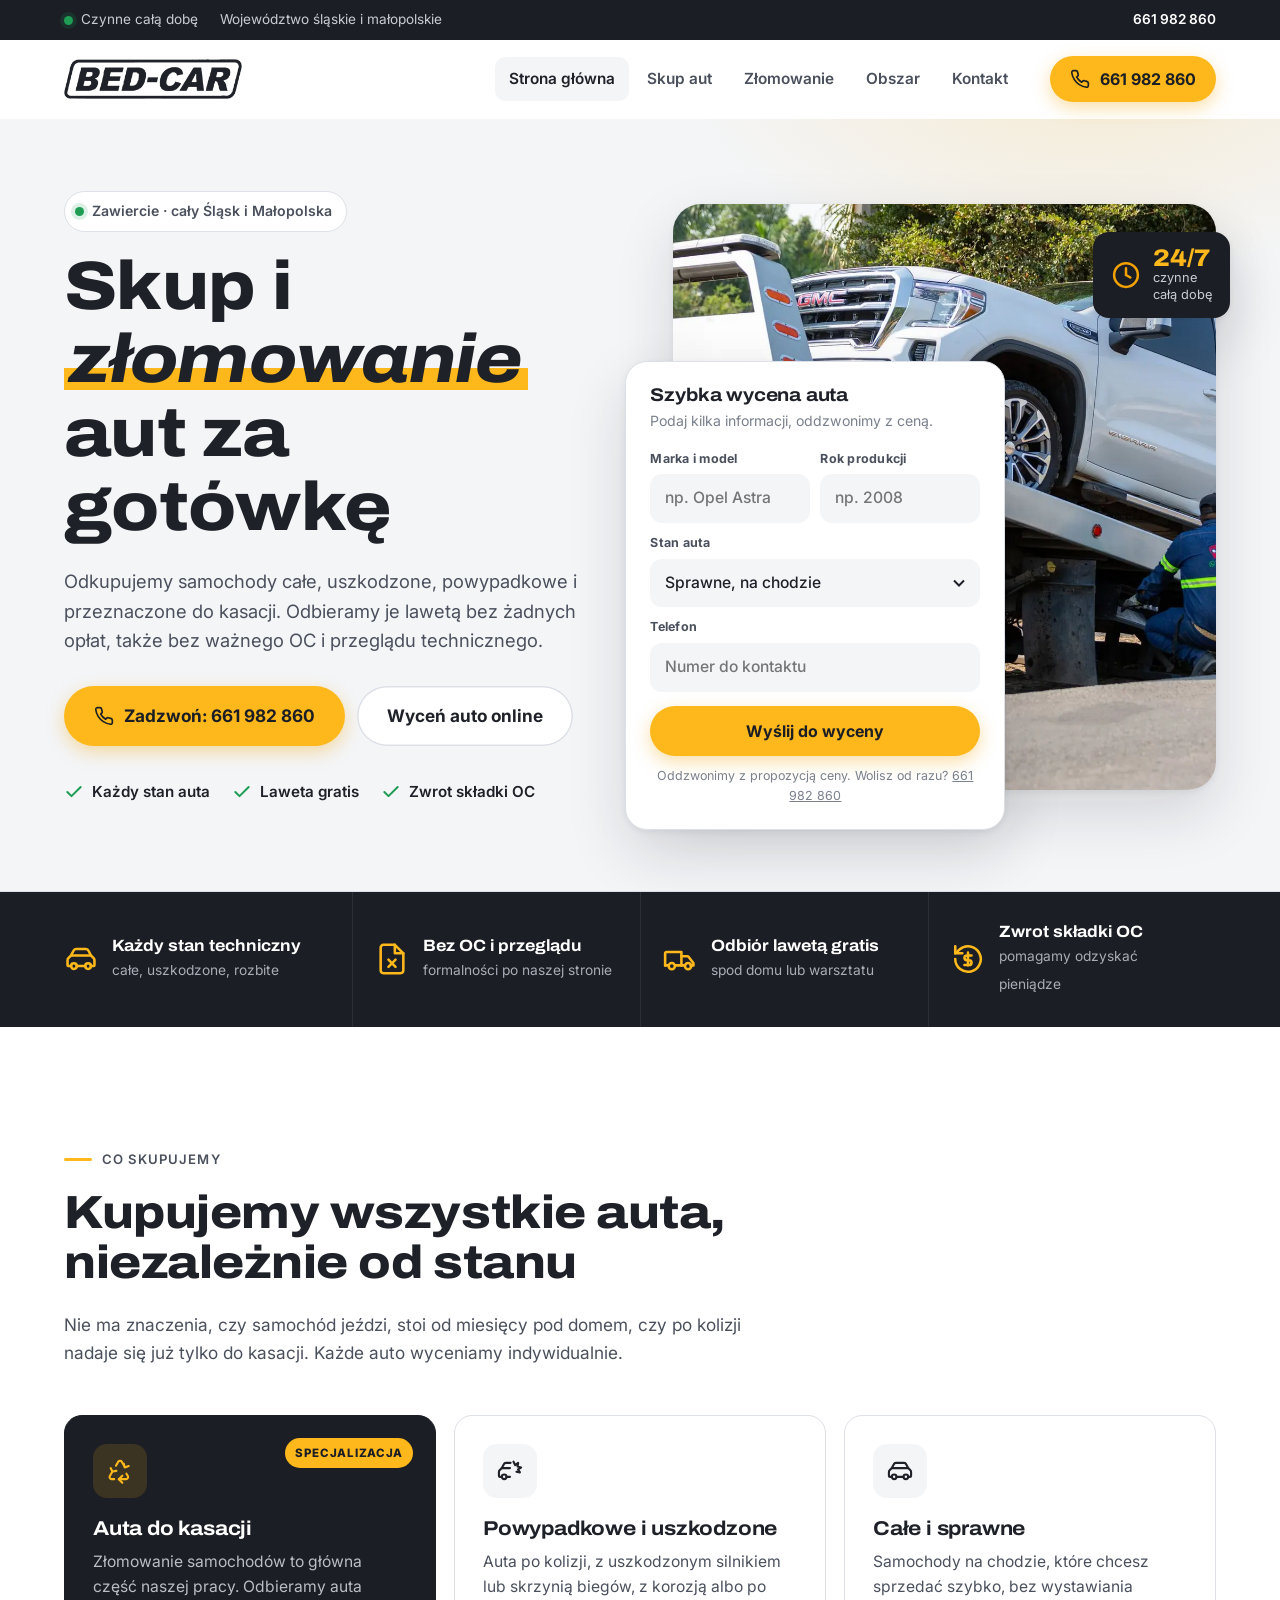
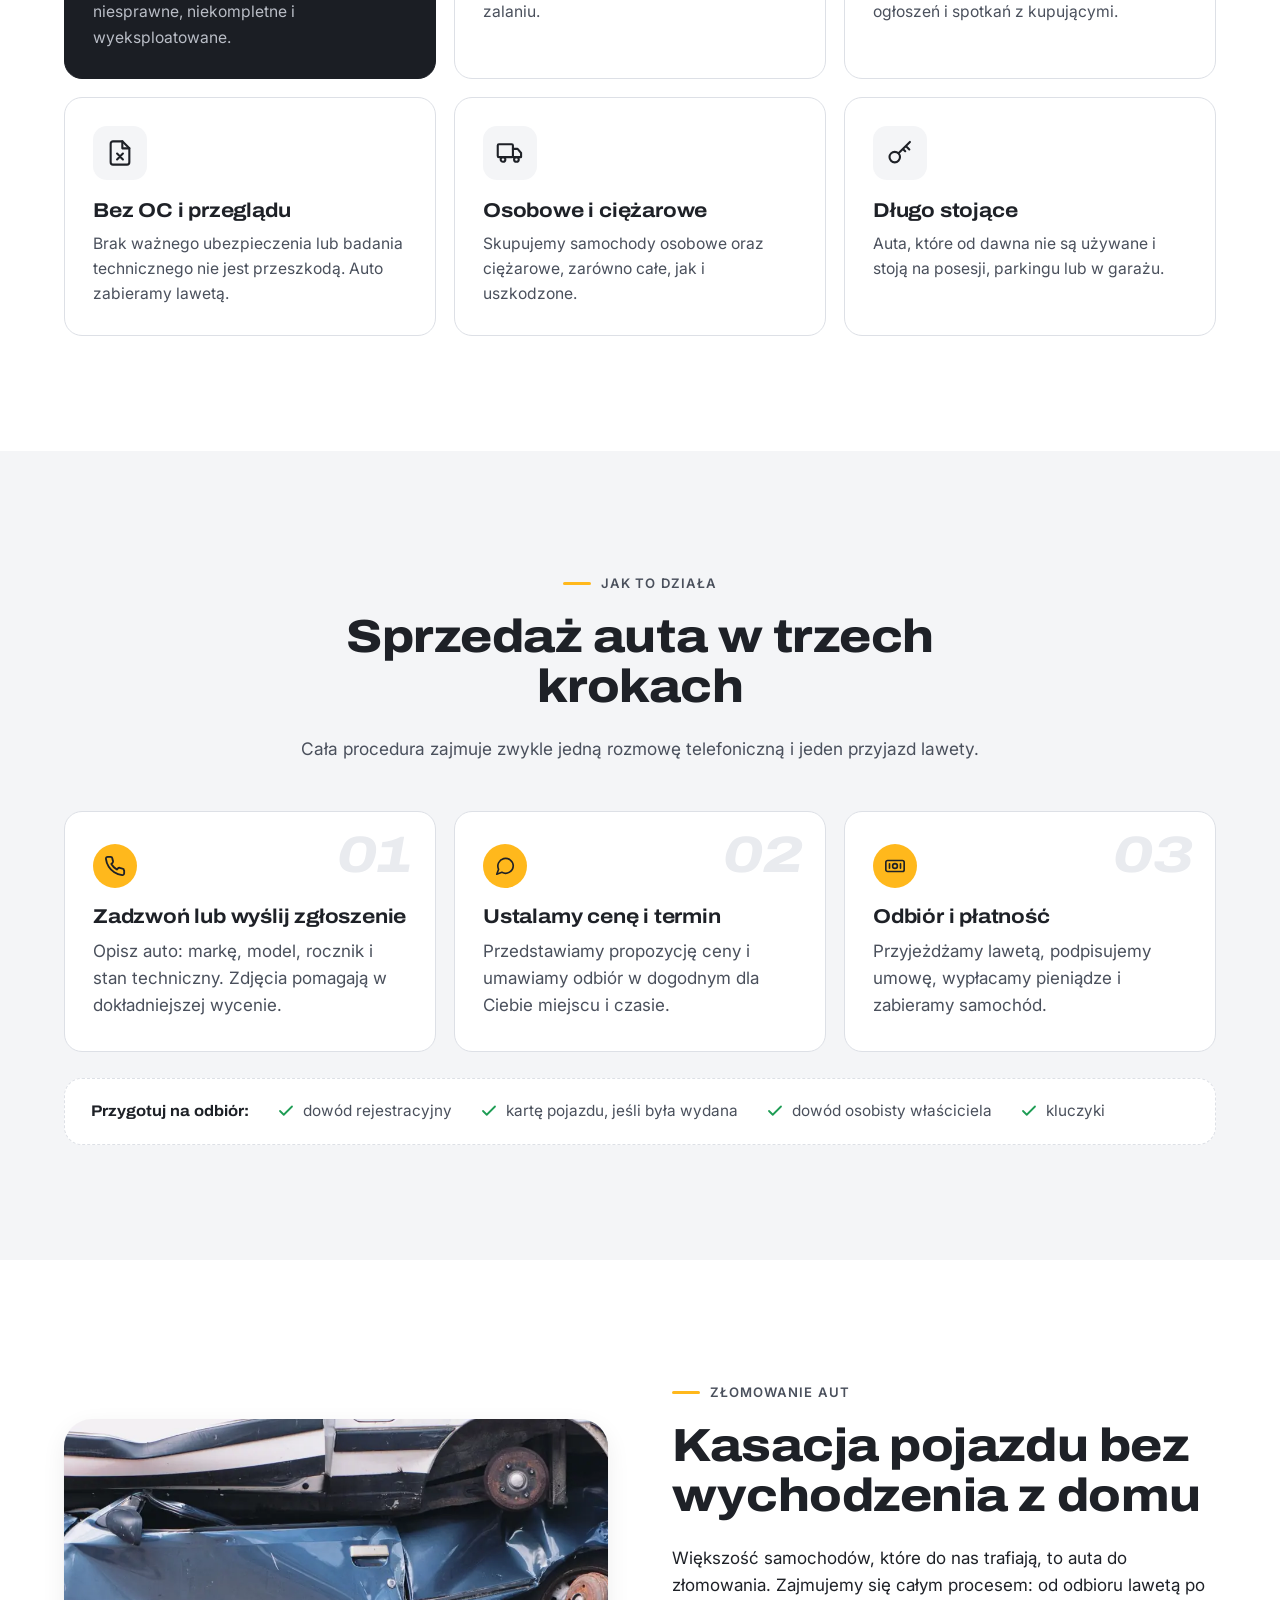
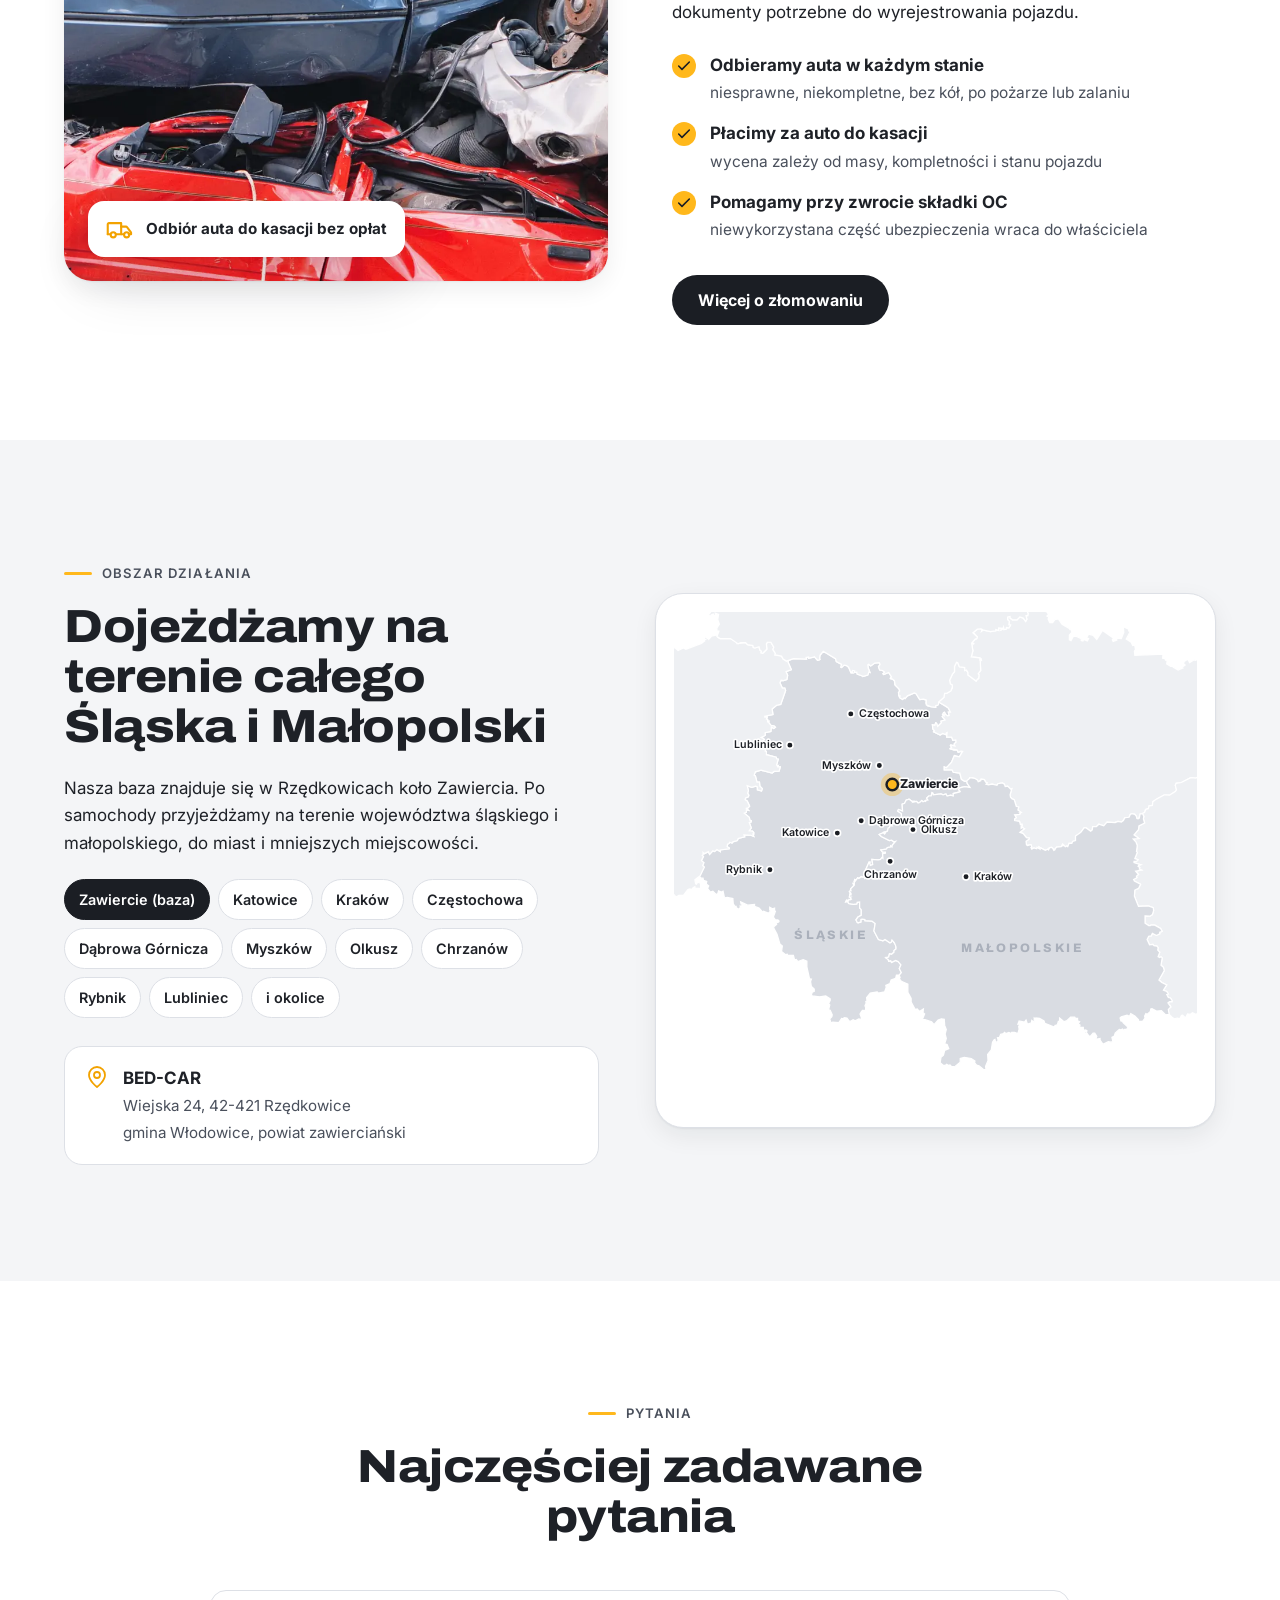
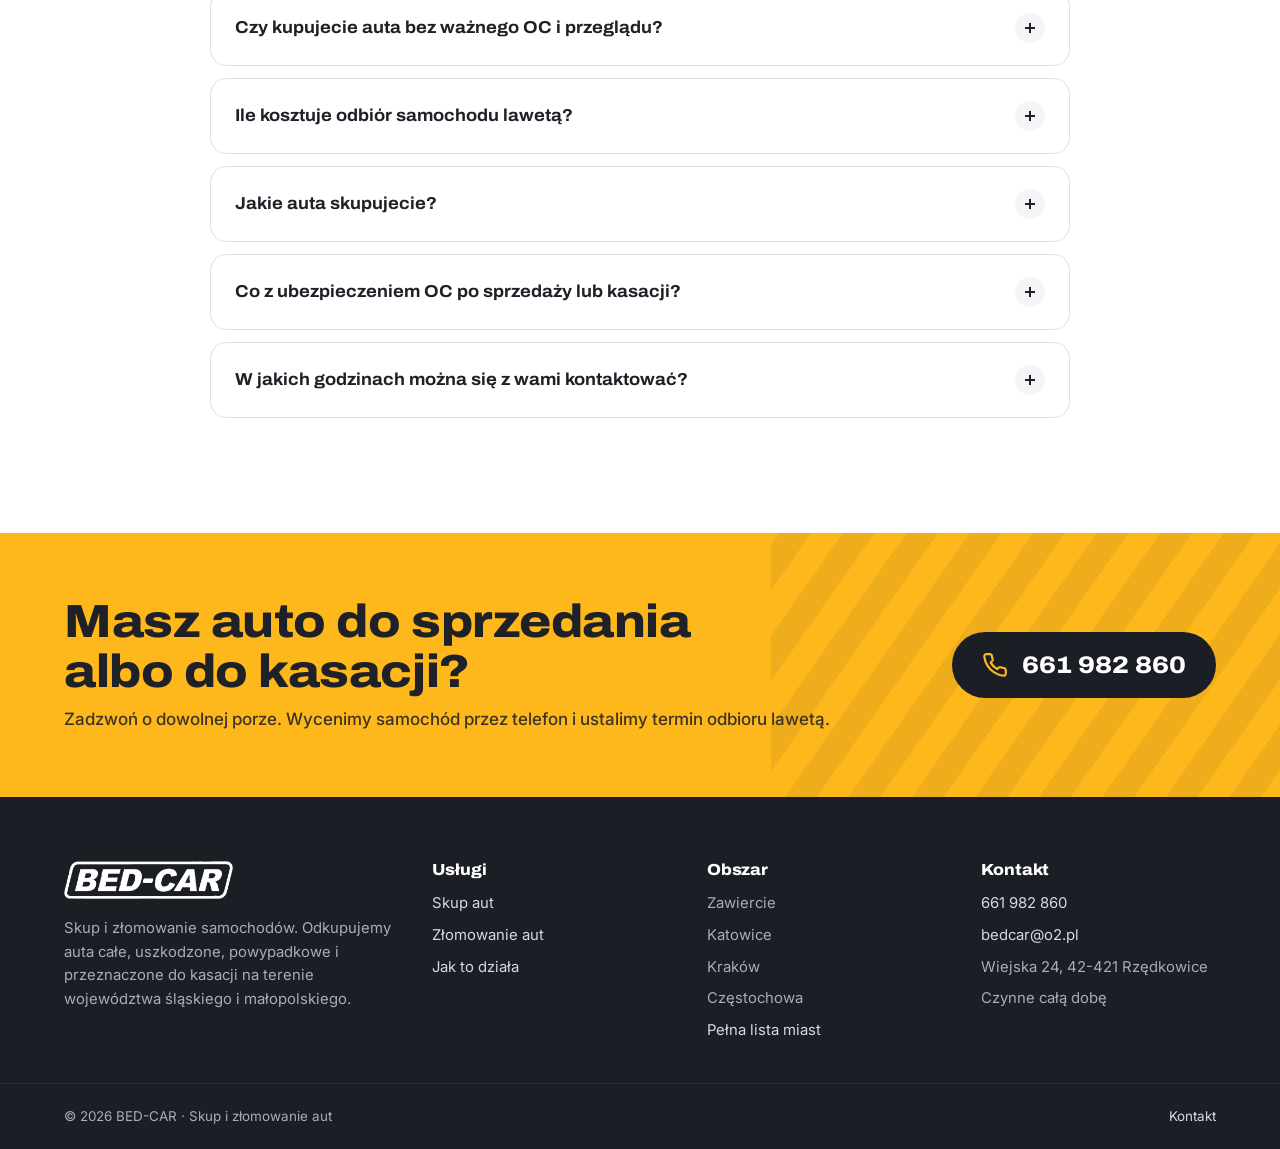
<file: index.html>
<!doctype html>
<html lang="pl">
<head>
<meta charset="utf-8">
<meta name="viewport" content="width=device-width, initial-scale=1">
<title>Skup i złomowanie aut Zawiercie, Śląsk i Małopolska | BED-CAR</title>
<meta name="description" content="Skup aut całych, uszkodzonych i powypadkowych oraz złomowanie. Laweta gratis, auta bez OC i przeglądu, czynne 24/7. Tel. 661 982 860.">
<meta name="robots" content="noindex, nofollow">
<link rel="canonical" href="https://impulseo-pl.github.io/bed-car-skup-aut/">
<meta property="og:type" content="website">
<meta property="og:locale" content="pl_PL">
<meta property="og:title" content="Skup i złomowanie aut Zawiercie, Śląsk i Małopolska | BED-CAR">
<meta property="og:description" content="Skup aut całych, uszkodzonych i powypadkowych oraz złomowanie. Laweta gratis, auta bez OC i przeglądu, czynne 24/7. Tel. 661 982 860.">
<meta property="og:url" content="https://impulseo-pl.github.io/bed-car-skup-aut/">
<meta property="og:image" content="https://impulseo-pl.github.io/bed-car-skup-aut/assets/img/og.jpg">
<meta name="twitter:card" content="summary_large_image">
<meta name="theme-color" content="#1b1e24">
<link rel="icon" type="image/png" href="assets/img/favicon.png">
<link rel="preconnect" href="https://fonts.googleapis.com">
<link rel="preconnect" href="https://fonts.gstatic.com" crossorigin>
<link rel="stylesheet" href="https://fonts.googleapis.com/css2?family=Archivo:ital,wdth,wght@0,62..125,600..900;1,62..125,700..900&family=Inter:wght@400;500;600;700&display=swap">
<link rel="stylesheet" href="assets/styles.css?v=7bf7ad4d">
<link rel="preload" as="image" href="assets/img/hero-laweta.webp" media="(min-width:621px)">
<script type="application/ld+json">{"@context": "https://schema.org", "@graph": [{"@type": "AutomotiveBusiness", "@id": "https://impulseo-pl.github.io/bed-car-skup-aut/#firma", "name": "BED-CAR Skup i złomowanie aut", "url": "https://impulseo-pl.github.io/bed-car-skup-aut/", "telephone": "+48661982860", "email": "bedcar@o2.pl", "image": "https://impulseo-pl.github.io/bed-car-skup-aut/assets/img/og.jpg", "address": {"@type": "PostalAddress", "streetAddress": "Wiejska 24", "postalCode": "42-421", "addressLocality": "Rzędkowice", "addressCountry": "PL"}, "openingHoursSpecification": {"@type": "OpeningHoursSpecification", "dayOfWeek": ["Monday", "Tuesday", "Wednesday", "Thursday", "Friday", "Saturday", "Sunday"], "opens": "00:00", "closes": "23:59"}, "areaServed": [{"@type": "AdministrativeArea", "name": "województwo śląskie"}, {"@type": "AdministrativeArea", "name": "województwo małopolskie"}], "sameAs": ["https://www.facebook.com/profile.php?id=100083579265653"]}, {"@type": "WebPage", "url": "https://impulseo-pl.github.io/bed-car-skup-aut/", "name": "Skup i złomowanie aut Zawiercie, Śląsk i Małopolska | BED-CAR", "about": {"@id": "https://impulseo-pl.github.io/bed-car-skup-aut/#firma"}}, {"@type": "FAQPage", "mainEntity": [{"@type": "Question", "name": "Czy kupujecie auta bez ważnego OC i przeglądu?", "acceptedAnswer": {"@type": "Answer", "text": "Tak. Brak opłaconego OC i aktualnego badania technicznego nie przeszkadza w sprzedaży. Auto odbieramy lawetą, więc nie musi poruszać się po drodze o własnych siłach."}}, {"@type": "Question", "name": "Ile kosztuje odbiór samochodu lawetą?", "acceptedAnswer": {"@type": "Answer", "text": "Odbiór lawetą jest bezpłatny. Przyjeżdżamy pod wskazany adres na terenie województwa śląskiego i małopolskiego."}}, {"@type": "Question", "name": "Jakie auta skupujecie?", "acceptedAnswer": {"@type": "Answer", "text": "Skupujemy wszystkie auta osobowe i ciężarowe: całe i sprawne, uszkodzone, powypadkowe oraz przeznaczone do kasacji."}}, {"@type": "Question", "name": "Co z ubezpieczeniem OC po sprzedaży lub kasacji?", "acceptedAnswer": {"@type": "Answer", "text": "Po sprzedaży lub złomowaniu auta można odzyskać niewykorzystaną część składki OC. Pomagamy w formalnościach związanych ze zwrotem składki."}}, {"@type": "Question", "name": "W jakich godzinach można się z wami kontaktować?", "acceptedAnswer": {"@type": "Answer", "text": "Jesteśmy dostępni całą dobę, siedem dni w tygodniu. Najszybciej jest zadzwonić pod numer 661 982 860."}}]}]}</script>
</head>
<body>
<a class="skip" href="#tresc">Przejdź do treści</a>
<div class="topbar"><div class="wrap">
  <div class="tb-l"><span><i class="dot"></i> Czynne całą dobę</span><span class="tb-hide">Województwo śląskie i małopolskie</span></div>
  <a href="tel:+48661982860">661 982 860</a>
</div></div>
<header class="hdr" id="hdr"><div class="wrap">
  <a class="logo" href="index.html" aria-label="BED-CAR — strona główna"><img src="assets/img/logo-ciemne.png" alt="BED-CAR" width="640" height="144"></a>
  <nav class="nav" id="nav" aria-label="Menu główne"><a href="index.html" aria-current="page">Strona główna</a><a href="skup-aut.html">Skup aut</a><a href="zlomowanie-aut.html">Złomowanie</a><a href="index.html#obszar">Obszar</a><a href="kontakt.html">Kontakt</a></nav>
  <a class="btn btn-amber hdr-cta" href="tel:+48661982860"><svg viewBox="0 0 24 24" fill="none" stroke="currentColor" stroke-width="2" stroke-linecap="round" stroke-linejoin="round"><path d="M22 16.9v3a2 2 0 0 1-2.2 2 19.8 19.8 0 0 1-8.6-3.1 19.5 19.5 0 0 1-6-6A19.8 19.8 0 0 1 2.1 4.2 2 2 0 0 1 4.1 2h3a2 2 0 0 1 2 1.7c.1.9.4 1.8.7 2.7a2 2 0 0 1-.5 2.1L8 9.8a16 16 0 0 0 6 6l1.3-1.3a2 2 0 0 1 2.1-.4c.9.3 1.8.6 2.7.7a2 2 0 0 1 1.7 2z"/></svg> 661 982 860</a>
  <button class="burger" id="burger" aria-label="Menu" aria-expanded="false" aria-controls="nav"><span></span></button>
</div></header>
<main id="tresc">

<section class="hero">
  <div class="wrap">
    <div>
      <span class="pill"><i class="dot"></i> Zawiercie · cały Śląsk i Małopolska</span>
      <h1>Skup i <em class="acc">złomowanie</em> aut za gotówkę</h1>
      <p class="lead">Odkupujemy samochody całe, uszkodzone, powypadkowe i przeznaczone do kasacji. Odbieramy je lawetą bez żadnych opłat, także bez ważnego OC i przeglądu technicznego.</p>
      <div class="hero-ctas">
        <a class="btn btn-amber btn-lg" href="tel:+48661982860"><svg viewBox="0 0 24 24" fill="none" stroke="currentColor" stroke-width="2" stroke-linecap="round" stroke-linejoin="round"><path d="M22 16.9v3a2 2 0 0 1-2.2 2 19.8 19.8 0 0 1-8.6-3.1 19.5 19.5 0 0 1-6-6A19.8 19.8 0 0 1 2.1 4.2 2 2 0 0 1 4.1 2h3a2 2 0 0 1 2 1.7c.1.9.4 1.8.7 2.7a2 2 0 0 1-.5 2.1L8 9.8a16 16 0 0 0 6 6l1.3-1.3a2 2 0 0 1 2.1-.4c.9.3 1.8.6 2.7.7a2 2 0 0 1 1.7 2z"/></svg> Zadzwoń: 661 982 860</a>
        <a class="btn btn-ghost btn-lg" href="#wycena">Wyceń auto online</a>
      </div>
      <ul class="checks">
        <li><svg viewBox="0 0 24 24" fill="none" stroke="currentColor" stroke-width="2.4" stroke-linecap="round" stroke-linejoin="round"><path d="M20 6 9 17l-5-5"/></svg> Każdy stan auta</li>
        <li><svg viewBox="0 0 24 24" fill="none" stroke="currentColor" stroke-width="2.4" stroke-linecap="round" stroke-linejoin="round"><path d="M20 6 9 17l-5-5"/></svg> Laweta gratis</li>
        <li><svg viewBox="0 0 24 24" fill="none" stroke="currentColor" stroke-width="2.4" stroke-linecap="round" stroke-linejoin="round"><path d="M20 6 9 17l-5-5"/></svg> Zwrot składki OC</li>
      </ul>
    </div>
    <div class="hero-media">
      <div class="hero-photo"><picture><source media="(max-width:620px)" srcset="assets/img/hero-laweta-m.webp"><img src="assets/img/hero-laweta.webp" alt="Samochód wciągany na lawetę" width="1800" height="1100" fetchpriority="high"></picture></div>
      <div class="hero-badge"><svg width="30" height="30" style="color:var(--amber-2)" viewBox="0 0 24 24" fill="none" stroke="currentColor" stroke-width="2" stroke-linecap="round"><circle cx="12" cy="12" r="9.5"/><path d="M12 6.5V12l3.5 2"/></svg><div><b>24/7</b><small>czynne<br>całą dobę</small></div></div>
      <div class="quote" id="wycena">
        <h3>Szybka wycena auta</h3>
        <p class="sub">Podaj kilka informacji, oddzwonimy z ceną.</p>
        <form class="js-form" novalidate>
  <div class="form-body">
    <div class="f-row">
      <div class="field"><label for="inde-marka">Marka i model</label><input id="inde-marka" name="auto" placeholder="np. Opel Astra" required></div>
      <div class="field"><label for="inde-rok">Rok produkcji</label><input id="inde-rok" name="rok" inputmode="numeric" placeholder="np. 2008"></div>
    </div>
    <div class="field"><label for="inde-stan">Stan auta</label>
      <select id="inde-stan" name="stan"><option>Sprawne, na chodzie</option><option>Uszkodzone</option><option>Powypadkowe</option><option>Niesprawne, do kasacji</option><option>Bez ważnego OC lub przeglądu</option></select></div>
    <div class="field"><label for="inde-tel">Telefon</label><input id="inde-tel" name="telefon" type="tel" inputmode="tel" placeholder="Numer do kontaktu" required></div>
    
    <button class="btn btn-amber" type="submit">Wyślij do wyceny</button>
    <p class="form-note">Oddzwonimy z propozycją ceny. Wolisz od razu? <a href="tel:+48661982860">661 982 860</a></p>
  </div>
  <div class="form-ok" role="status"><svg viewBox="0 0 24 24" fill="none" stroke="currentColor" stroke-width="2.4" stroke-linecap="round" stroke-linejoin="round"><path d="M20 6 9 17l-5-5"/></svg><h3>Dziękujemy, zgłoszenie przyjęte</h3><p>W wersji demonstracyjnej formularz niczego nie wysyła. Na docelowej stronie zgłoszenie trafi od razu na skrzynkę i telefon firmy.</p></div>
</form>
      </div>
    </div>
  </div>
</section>

<section class="strip" aria-label="Najważniejsze informacje"><div class="wrap">
  <div class="strip-it"><svg viewBox="0 0 24 24" fill="none" stroke="currentColor" stroke-width="1.8" stroke-linecap="round" stroke-linejoin="round"><path d="M5 17H3.5a1 1 0 0 1-1-1v-3.2a2 2 0 0 1 .6-1.4L5 9.5l1.7-3.3A2 2 0 0 1 8.5 5h7a2 2 0 0 1 1.8 1.2L19 9.5l1.9 1.9a2 2 0 0 1 .6 1.4V16a1 1 0 0 1-1 1H19"/><path d="M5 9.5h14M9 17h6"/><circle cx="7" cy="17" r="2"/><circle cx="17" cy="17" r="2"/></svg><div><b>Każdy stan techniczny</b><span>całe, uszkodzone, rozbite</span></div></div>
  <div class="strip-it"><svg viewBox="0 0 24 24" fill="none" stroke="currentColor" stroke-width="1.8" stroke-linecap="round" stroke-linejoin="round"><path d="M14 2H6a2 2 0 0 0-2 2v16a2 2 0 0 0 2 2h12a2 2 0 0 0 2-2V8z"/><path d="M14 2v6h6"/><path d="m9.5 12.5 5 5M14.5 12.5l-5 5"/></svg><div><b>Bez OC i przeglądu</b><span>formalności po naszej stronie</span></div></div>
  <div class="strip-it"><svg viewBox="0 0 24 24" fill="none" stroke="currentColor" stroke-width="1.8" stroke-linecap="round" stroke-linejoin="round"><path d="M1.5 16.5V8a1 1 0 0 1 1-1H13v9.5"/><path d="M13 10h4.2a1 1 0 0 1 .8.4l3.3 4.3a1 1 0 0 1 .2.6v1.2h-2"/><path d="M1.5 16.5h2M9 16.5h6.5"/><circle cx="6.2" cy="17" r="2.2"/><circle cx="17.7" cy="17" r="2.2"/></svg><div><b>Odbiór lawetą gratis</b><span>spod domu lub warsztatu</span></div></div>
  <div class="strip-it"><svg viewBox="0 0 24 24" fill="none" stroke="currentColor" stroke-width="1.8" stroke-linecap="round" stroke-linejoin="round"><path d="M3 12a9 9 0 1 0 3-6.7L3 8"/><path d="M3 3v5h5"/><path d="M12 7.5v9M14.5 9.5h-3.3a1.7 1.7 0 0 0 0 3.4h1.6a1.7 1.7 0 0 1 0 3.4H9.5"/></svg><div><b>Zwrot składki OC</b><span>pomagamy odzyskać pieniądze</span></div></div>
</div></section>

<section class="sec"><div class="wrap">
  <div class="sec-head rv"><span class="eyebrow">Co skupujemy</span><h2>Kupujemy wszystkie auta, niezależnie od stanu</h2><p>Nie ma znaczenia, czy samochód jeździ, stoi od miesięcy pod domem, czy po kolizji nadaje się już tylko do kasacji. Każde auto wyceniamy indywidualnie.</p></div>
  <div class="cards">
    <article class="card feat rv"><span class="tag">Specjalizacja</span><div class="ico"><svg viewBox="0 0 24 24" fill="none" stroke="currentColor" stroke-width="1.8" stroke-linecap="round" stroke-linejoin="round"><path d="M7 19H4.8a1.8 1.8 0 0 1-1.5-2.7L5.5 12.5"/><path d="m11 19 6.2 0a1.8 1.8 0 0 0 1.5-2.7l-1.2-2"/><path d="M8.5 7.5 10.5 4a1.8 1.8 0 0 1 3 0l2.6 4.5"/><path d="m14 16-3 3 3 3M4 9.5l1.5 3 3.4-.6M19.5 7.8l-3.4 1.2-.9-3.3"/></svg></div><h3>Auta do kasacji</h3><p>Złomowanie samochodów to główna część naszej pracy. Odbieramy auta niesprawne, niekompletne i wyeksploatowane.</p></article>
    <article class="card rv"><div class="ico"><svg viewBox="0 0 24 24" fill="none" stroke="currentColor" stroke-width="1.8" stroke-linecap="round" stroke-linejoin="round"><path d="M5 17H3.5a1 1 0 0 1-1-1v-3.2a2 2 0 0 1 .6-1.4L5 9.5l1.7-3.3A2 2 0 0 1 8.5 5h4"/><path d="M5 9.5h7M9 17h3"/><circle cx="7" cy="17" r="2"/><path d="m15 4 1.5 3 2.5-2-.5 3.2 3 .8-2.6 1.6 1.6 2.6-3-.6"/></svg></div><h3>Powypadkowe i uszkodzone</h3><p>Auta po kolizji, z uszkodzonym silnikiem lub skrzynią biegów, z korozją albo po zalaniu.</p></article>
    <article class="card rv"><div class="ico"><svg viewBox="0 0 24 24" fill="none" stroke="currentColor" stroke-width="1.8" stroke-linecap="round" stroke-linejoin="round"><path d="M5 17H3.5a1 1 0 0 1-1-1v-3.2a2 2 0 0 1 .6-1.4L5 9.5l1.7-3.3A2 2 0 0 1 8.5 5h7a2 2 0 0 1 1.8 1.2L19 9.5l1.9 1.9a2 2 0 0 1 .6 1.4V16a1 1 0 0 1-1 1H19"/><path d="M5 9.5h14M9 17h6"/><circle cx="7" cy="17" r="2"/><circle cx="17" cy="17" r="2"/></svg></div><h3>Całe i sprawne</h3><p>Samochody na chodzie, które chcesz sprzedać szybko, bez wystawiania ogłoszeń i spotkań z kupującymi.</p></article>
    <article class="card rv"><div class="ico"><svg viewBox="0 0 24 24" fill="none" stroke="currentColor" stroke-width="1.8" stroke-linecap="round" stroke-linejoin="round"><path d="M14 2H6a2 2 0 0 0-2 2v16a2 2 0 0 0 2 2h12a2 2 0 0 0 2-2V8z"/><path d="M14 2v6h6"/><path d="m9.5 12.5 5 5M14.5 12.5l-5 5"/></svg></div><h3>Bez OC i przeglądu</h3><p>Brak ważnego ubezpieczenia lub badania technicznego nie jest przeszkodą. Auto zabieramy lawetą.</p></article>
    <article class="card rv"><div class="ico"><svg viewBox="0 0 24 24" fill="none" stroke="currentColor" stroke-width="1.8" stroke-linecap="round" stroke-linejoin="round"><rect x="1.5" y="4.5" width="13" height="11" rx="1"/><path d="M14.5 8.5h4l3 3.5v3.5h-7"/><circle cx="6" cy="17.5" r="2"/><circle cx="17.5" cy="17.5" r="2"/></svg></div><h3>Osobowe i ciężarowe</h3><p>Skupujemy samochody osobowe oraz ciężarowe, zarówno całe, jak i uszkodzone.</p></article>
    <article class="card rv"><div class="ico"><svg viewBox="0 0 24 24" fill="none" stroke="currentColor" stroke-width="1.8" stroke-linecap="round" stroke-linejoin="round"><circle cx="7.5" cy="15.5" r="4.5"/><path d="m10.7 12.3 9.8-9.8M17 6l3 3M14.5 8.5l2 2"/></svg></div><h3>Długo stojące</h3><p>Auta, które od dawna nie są używane i stoją na posesji, parkingu lub w garażu.</p></article>
  </div>
</div></section>

<section class="sec sec-grey" id="proces"><div class="wrap">
  <div class="sec-head center rv"><span class="eyebrow">Jak to działa</span><h2>Sprzedaż auta w trzech krokach</h2><p>Cała procedura zajmuje zwykle jedną rozmowę telefoniczną i jeden przyjazd lawety.</p></div>
  <div class="steps">
    <div class="step rv"><div class="n"><svg viewBox="0 0 24 24" fill="none" stroke="currentColor" stroke-width="2" stroke-linecap="round" stroke-linejoin="round"><path d="M22 16.9v3a2 2 0 0 1-2.2 2 19.8 19.8 0 0 1-8.6-3.1 19.5 19.5 0 0 1-6-6A19.8 19.8 0 0 1 2.1 4.2 2 2 0 0 1 4.1 2h3a2 2 0 0 1 2 1.7c.1.9.4 1.8.7 2.7a2 2 0 0 1-.5 2.1L8 9.8a16 16 0 0 0 6 6l1.3-1.3a2 2 0 0 1 2.1-.4c.9.3 1.8.6 2.7.7a2 2 0 0 1 1.7 2z"/></svg></div><h3>Zadzwoń lub wyślij zgłoszenie</h3><p>Opisz auto: markę, model, rocznik i stan techniczny. Zdjęcia pomagają w dokładniejszej wycenie.</p></div>
    <div class="step rv"><div class="n"><svg viewBox="0 0 24 24" fill="none" stroke="currentColor" stroke-width="1.8" stroke-linecap="round" stroke-linejoin="round"><path d="M21 11.5a8.4 8.4 0 0 1-12.4 7.4L3 21l2-5.4A8.4 8.4 0 1 1 21 11.5z"/></svg></div><h3>Ustalamy cenę i termin</h3><p>Przedstawiamy propozycję ceny i umawiamy odbiór w dogodnym dla Ciebie miejscu i czasie.</p></div>
    <div class="step rv"><div class="n"><svg viewBox="0 0 24 24" fill="none" stroke="currentColor" stroke-width="1.8" stroke-linecap="round" stroke-linejoin="round"><rect x="2" y="6" width="20" height="12" rx="2"/><circle cx="12" cy="12" r="2.6"/><path d="M6 9.5v5M18 9.5v5"/></svg></div><h3>Odbiór i płatność</h3><p>Przyjeżdżamy lawetą, podpisujemy umowę, wypłacamy pieniądze i zabieramy samochód.</p></div>
  </div>
  <div class="docs rv"><b>Przygotuj na odbiór:</b><span><svg viewBox="0 0 24 24" fill="none" stroke="currentColor" stroke-width="2.4" stroke-linecap="round" stroke-linejoin="round"><path d="M20 6 9 17l-5-5"/></svg> dowód rejestracyjny</span><span><svg viewBox="0 0 24 24" fill="none" stroke="currentColor" stroke-width="2.4" stroke-linecap="round" stroke-linejoin="round"><path d="M20 6 9 17l-5-5"/></svg> kartę pojazdu, jeśli była wydana</span><span><svg viewBox="0 0 24 24" fill="none" stroke="currentColor" stroke-width="2.4" stroke-linecap="round" stroke-linejoin="round"><path d="M20 6 9 17l-5-5"/></svg> dowód osobisty właściciela</span><span><svg viewBox="0 0 24 24" fill="none" stroke="currentColor" stroke-width="2.4" stroke-linecap="round" stroke-linejoin="round"><path d="M20 6 9 17l-5-5"/></svg> kluczyki</span></div>
</div></section>

<section class="sec"><div class="wrap split">
  <div class="split-media rv"><img src="assets/img/zlomowanie.webp" alt="Auta przygotowane do kasacji" width="1200" height="800" loading="lazy"><div class="float"><svg viewBox="0 0 24 24" fill="none" stroke="currentColor" stroke-width="1.8" stroke-linecap="round" stroke-linejoin="round"><path d="M1.5 16.5V8a1 1 0 0 1 1-1H13v9.5"/><path d="M13 10h4.2a1 1 0 0 1 .8.4l3.3 4.3a1 1 0 0 1 .2.6v1.2h-2"/><path d="M1.5 16.5h2M9 16.5h6.5"/><circle cx="6.2" cy="17" r="2.2"/><circle cx="17.7" cy="17" r="2.2"/></svg> Odbiór auta do kasacji bez opłat</div></div>
  <div class="rv">
    <span class="eyebrow">Złomowanie aut</span>
    <h2>Kasacja pojazdu bez wychodzenia z domu</h2>
    <p>Większość samochodów, które do nas trafiają, to auta do złomowania. Zajmujemy się całym procesem: od odbioru lawetą po dokumenty potrzebne do wyrejestrowania pojazdu.</p>
    <ul class="list">
      <li><svg viewBox="0 0 24 24" fill="none" stroke="currentColor" stroke-width="2.4" stroke-linecap="round" stroke-linejoin="round"><path d="M20 6 9 17l-5-5"/></svg><div><b>Odbieramy auta w każdym stanie</b><span>niesprawne, niekompletne, bez kół, po pożarze lub zalaniu</span></div></li>
      <li><svg viewBox="0 0 24 24" fill="none" stroke="currentColor" stroke-width="2.4" stroke-linecap="round" stroke-linejoin="round"><path d="M20 6 9 17l-5-5"/></svg><div><b>Płacimy za auto do kasacji</b><span>wycena zależy od masy, kompletności i stanu pojazdu</span></div></li>
      <li><svg viewBox="0 0 24 24" fill="none" stroke="currentColor" stroke-width="2.4" stroke-linecap="round" stroke-linejoin="round"><path d="M20 6 9 17l-5-5"/></svg><div><b>Pomagamy przy zwrocie składki OC</b><span>niewykorzystana część ubezpieczenia wraca do właściciela</span></div></li>
    </ul>
    <a class="btn btn-dark" href="zlomowanie-aut.html">Więcej o złomowaniu</a>
  </div>
</div></section>

<section class="sec sec-grey" id="obszar"><div class="wrap area">
  <div class="rv">
    <span class="eyebrow">Obszar działania</span>
    <h2>Dojeżdżamy na terenie całego Śląska i Małopolski</h2>
    <p>Nasza baza znajduje się w Rzędkowicach koło Zawiercia. Po samochody przyjeżdżamy na terenie województwa śląskiego i małopolskiego, do miast i mniejszych miejscowości.</p>
    <div class="chips"><span class="base">Zawiercie (baza)</span><span>Katowice</span><span>Kraków</span><span>Częstochowa</span><span>Dąbrowa Górnicza</span><span>Myszków</span><span>Olkusz</span><span>Chrzanów</span><span>Rybnik</span><span>Lubliniec</span><span>i okolice</span></div>
    <div class="addr"><svg viewBox="0 0 24 24" fill="none" stroke="currentColor" stroke-width="1.8" stroke-linecap="round" stroke-linejoin="round"><path d="M20 10c0 6-8 12-8 12s-8-6-8-12a8 8 0 0 1 16 0z"/><circle cx="12" cy="10" r="3"/></svg><div><b>BED-CAR</b><br><span>Wiejska 24, 42-421 Rzędkowice<br>gmina Włodowice, powiat zawierciański</span></div></div>
  </div>
  <div class="map-box rv"><svg xmlns="http://www.w3.org/2000/svg" viewBox="0 0 640 608" role="img" aria-label="Obszar działania: województwo śląskie i małopolskie"><path class="woj woj-on" d="M276,97L274.5,98.5L275,102.5L276.5,103L275.5,104L279.5,107L281.5,105L282.5,106L285.5,102.5L294,99L296,100L300.5,107L305,106.5L308.5,108L308,111.5L310,115L320,116.5L320,114.5L322.5,114L323.5,110L335.5,117.5L338,122.5L335.5,122.5L336.5,126.5L333.5,127L330.5,122.5L328.5,125.5L330.5,126L331,125L328,128L331.5,132.5L326.5,133.5L327,135.5L322.5,140L321,136L320,135.5L319,138.5L316,138L316.5,143L318.5,145.5L317.5,146.5L325.5,150.5L328.5,148.5L332.5,150L333,148L334,147.5L333.5,153L339.5,153L341,157L344.5,156.5L345,159L342.5,161.5L343.5,164L338.5,162.5L338,163L339.5,165.5L337.5,167L342,169L346.5,169L347.5,171.5L353,170.5L353,172L352,171.5L349,177L343,175.5L339.5,183.5L335,188.5L333,190.5L330.5,189.5L330.5,193L340,193L341.5,196L349.5,197L351.5,204.5L355.5,207L358,206.5L358.5,209.5L362,214L361.5,214.5L355.5,213.5L349.5,215L348,217L350,219.5L349.5,220L341.5,222L341.5,225L340.5,225.5L339,224L334,225L332.5,222.5L329,223.5L326.5,222.5L317,223.5L316.5,221.5L315.5,221L314.5,225L311.5,225L309,227.5L310.5,230L307.5,230.5L308,232L307,231L304.5,232L303,230.5L300.5,233L298.5,233.5L296.5,231.5L292.5,232.5L293.5,231.5L291,231.5L287.5,229L284,230L282,234L279,235L279.5,243.5L274.5,241.5L273.5,243.5L278,246.5L278.5,255L272.5,256L266.5,252.5L266.5,255L263.5,259L266.5,261.5L264,261.5L263.5,263.5L262,264L261,268L257.5,269L259,269.5L257.5,271.5L256,270L251,272L253.5,274.5L263.5,279.5L266,279L269,281L271,280.5L267,285L266.5,287.5L265,286L264.5,287.5L261,288L259.5,290L253,291L255,293.5L258.5,293.5L258.5,295L255,295.5L255.5,301L254.5,300L252.5,302.5L249.5,303L242,302.5L243,309L240,310L239,306L240.5,306L238.5,306L232,320.5L235.5,323.5L234,323L233,325.5L232,323.5L231,324.5L229,323.5L226,326L224.5,325L223,327.5L221,327L220.5,329L222,328.5L220.5,330.5L220.5,332.5L219,332L220,334.5L216,338.5L216.5,340.5L215,340L216,340.5L214.5,342L216.5,344L216.5,345.5L215,345L214.5,348.5L216.5,348.5L215.5,349.5L217,351L215.5,352L214,351.5L213.5,353L211,352.5L210,354.5L212.5,354L213.5,356.5L219.5,357.5L223.5,357L224,355L227,354.5L227,362L229,364L229,371L225,373L222.5,376.5L224,379.5L225,380L228.5,379L228.5,376L230,375.5L233.5,376L233.5,377.5L242,378L246,381L244.5,390L250,400.5L255.5,402L258,400.5L264,404.5L265.5,404L266,401.5L267.5,402L271,407L271.5,412L269,414L269,416L266,418.5L263.5,418L262.5,422L259,422.5L262,425L262.5,427L265,426.5L266,428.5L271,426L274.5,427.5L277.5,431.5L275.5,436L278,441L275.5,444L272,444L271,448L265.5,450L264,454.5L259,456.5L259.5,459L257.5,464.5L250,466L248.5,464.5L240,466L235.5,471.5L236,475.5L234.5,476.5L235,478L233.5,481.5L234.5,484L234,486.5L233,488L231,487L229.5,488L227.5,491.5L229.5,497L228.5,498L226,497.5L221.5,500L219,498.5L216,500.5L214,500L211.5,496.5L208,496L207.5,497.5L205,497L201.5,502L194,501.5L192,502.5L190.5,497.5L193,495L193.5,492.5L191,487L189,486.5L190.5,480.5L189,479L191,475L191,473L185.5,469.5L178,470.5L169,469.5L168,468L169,465L171.5,464L171.5,461L168,458L167,452L168,449L166.5,449L165.5,447.5L162.5,434L162.5,427L158,425L151.5,427.5L149.5,425L147.5,425.5L146,420L139,420L138.5,418.5L136.5,419L131.5,415L132.5,408.5L129.5,406L126,394L122,386.5L122,385L125.5,382L124.5,380.5L128,379L128.5,378L127,376.5L124,376.5L121.5,373L124,366L123,365.5L123,362L120.5,363L117,361L117,364.5L118,365.5L116,368L114.5,368L109.5,366L108.5,367L104,362L98.5,360L98.5,357.5L90,358.5L81.5,354.5L82,357L85,358L83,359L84.5,360L83,361L81,359.5L81,361.5L79,363.5L76,361.5L76,360L74.5,360L72.5,357L72,350.5L65,349L62.5,349.5L61.5,348.5L60,341.5L58,342.5L54.5,341L53.5,344.5L51.5,345.5L47.5,341.5L44.5,342.5L41,338L42.5,335L39.5,332.5L40,329.5L36,328L35.5,325.5L33.5,325.5L31,323.5L37,312L35,310L36.5,306.5L33.5,304L36,299L34.5,298L35.5,296.5L34.5,295L35.5,294L37,295.5L42,293L43.5,296.5L47.5,292L49.5,293L52.5,290.5L56.5,293L56.5,291L67.5,289.5L67.5,288.5L65,287L65.5,284L67.5,283L68,281.5L71,282.5L72,281L77.5,279.5L78.5,277L86.5,275L85.5,272.5L94,273L97.5,274.5L96.5,271.5L97.5,271.5L97.5,269.5L96,268L92,267.5L94.5,264L92,257.5L94.5,256.5L94.5,255L93,255L92,251L86,246L88.5,245L88.5,242L91,242.5L88.5,240L90.5,239.5L92.5,237.5L89.5,231L87,229.5L87.5,227.5L91,226L91.5,224L90,221.5L91,218.5L89.5,212.5L95,214.5L100,213L102,214L102,217.5L107,219L108,216L105,213L104.5,208L101.5,208L99.5,200.5L98,199.5L99.5,195.5L106.5,193.5L120,197L122.5,195L128.5,194.5L130,189.5L127,189.5L127.5,188L126.5,188.5L125.5,187L127.5,180L125.5,179.5L125,177.5L113,174.5L113,170.5L111.5,170L112.5,165.5L114,165.5L109,164L109.5,162.5L111.5,161.5L108,160L107.5,158.5L110.5,156L109,154.5L106.5,153.5L111.5,151L111.5,147.5L118.5,146L119,140.5L122,142.5L124,141L122.5,139.5L118.5,138.5L116,135.5L116,133.5L114.5,134L114.5,131.5L113,131L114,128.5L111,128.5L111,127.5L121,125.5L120,118.5L125.5,114L130.5,113L136.5,96L135.5,93L132.5,93L129.5,86.5L131,83.5L134,84L138,82.5L139,77.5L137,73L143.5,70.5L139.5,61.5L140,59.5L146,57L162,57.5L161.5,55.5L164.5,55L164.5,56.5L171.5,55L171,54L175.5,59L177.5,58.5L178.5,58L178,56.5L178.5,53L182.5,48L197.5,57L198.5,60.5L205,64L204,67.5L205,68L208,65L211,65.5L213.5,67.5L216.5,74.5L218.5,74.5L217.5,73L218.5,71.5L221,72L220.5,74L223.5,73.5L224,76L231,78.5L230.5,79L237,77L238.5,73L239.5,73.5L237.5,68.5L237,64.5L238,64L240.5,66L245.5,62.5L251,62L252,64L250,67L251.5,71L255,71.5L257.5,73.5L255.5,75.5L256.5,76.5L262.5,74L266,79.5L264.5,81L265.5,82L266.5,81.5L269.5,84L270,89L275,94L276,97Z"><title>śląskie</title></path><path class="woj" d="M-7.5,38.5L-5.5,43L1.5,44L5,47L11.5,44L14.5,45.5L33.5,38.5L37.5,35.5L36.5,34.5L38.5,33.5L37,33L38,30L41,32.5L42,32L42.5,33.5L46,29.5L52.5,28L53.5,31L56.5,32.5L69,32.5L76.5,37L77,38.5L87.5,37.5L90,40L96.5,41L97,43.5L99,44L104,42.5L105,46.5L107,48L106.5,50L108.5,50.5L113.5,45.5L113,39L114,37L118.5,37L122,43L121,46L124,50.5L123.5,52.5L128.5,52.5L131.5,54L133.5,57.5L137.5,60L140,59.5L139.5,61.5L143.5,70.5L137,73L139,77.5L138,82.5L134,84L131,83.5L129.5,86.5L132.5,93L135.5,93L136.5,96L130.5,113L125.5,114L120,118.5L121,125.5L111,127.5L111,128.5L114,128.5L113,131L114.5,131.5L114.5,134L116,133.5L116,135.5L118.5,138.5L122.5,139.5L124,141L122,142.5L119,140.5L118.5,146L111.5,147.5L111.5,151L106.5,153.5L109,154.5L110.5,156L107.5,158.5L108,160L111.5,161.5L109.5,162.5L109,164L114,165.5L112.5,165.5L111.5,170L113,170.5L113,174.5L125,177.5L125.5,179.5L127.5,180L125.5,187L126.5,188.5L127.5,188L127,189.5L130,189.5L128.5,194.5L122.5,195L120,197L106.5,193.5L99.5,195.5L98,199.5L99.5,200.5L101.5,208L104.5,208L105,213L108,216L107,219L102,217.5L102,214L100,213L95,214.5L89.5,212.5L91,218.5L90,221.5L91.5,224L91,226L87.5,227.5L87,229.5L89.5,231L92.5,237.5L90.5,239.5L88.5,240L91,242.5L88.5,242L88.5,245L86,246L92,251L93,255L94.5,255L94.5,256.5L92,257.5L94.5,264L92,267.5L96,268L97.5,269.5L97.5,271.5L96.5,271.5L97.5,274.5L94,273L85.5,272.5L86.5,275L78.5,277L77.5,279.5L72,281L71,282.5L68,281.5L67.5,283L65.5,284L65,287L67.5,288.5L67.5,289.5L56.5,291L56.5,293L52.5,290.5L49.5,293L47.5,292L43.5,296.5L42,293L37,295.5L35.5,294L35.5,296.5L34.5,298L36,299L33.5,304L36.5,306.5L35,310L37,312L32,322.5L25.5,327.5L26.5,332.5L27.5,333L29,330.5L32.5,331.5L32.5,339.5L31,338L26,338L25.5,336L23,337.5L22,339.5L19.5,338.5L17,339.5L11.5,346.5L6,346.5L2.5,348.5L-1,344.5L-5,342.5L-3,340L-4.5,338L-9.5,337.5L-14,334.5L-13.5,333L-14.5,331L-14,328L-17,324.5L-16.5,323L-21.5,317.5L-21,315L-23.5,313L-27,310L-29.5,310L-30.5,313.5L-35,311.5L-36.5,306L-41.5,303.5L-45,298.5L-43,295.5L-39,296L-38.5,295L-25.5,292L-23.5,286L-19.5,287L-16.5,286L-17,282L-15.5,278L-22,272.5L-22,268.5L-17.5,261L-21.5,260L-23,255.5L-28.5,253.5L-29,261.5L-35,267L-41.5,270L-45,266.5L-50,269L-61.5,267.5L-67,270L-68,269L-68.5,272.5L-71.5,274L-72.5,273.5L-72.5,271L-74,267L-76.5,268L-80,265.5L-83.5,266L-84,270.5L-86,271L-88.5,265.5L-86.5,264.5L-87,261.5L-85.5,259L-88.5,257.5L-86.5,253.5L-98,256L-103.5,252.5L-111.5,244L-111.5,238L-114.5,237L-119,239.5L-121.5,239.5L-125,236L-127,236L-127,233L-131.5,233L-132,234L-137,232.5L-142,228.5L-144,229.5L-146.5,227L-150.5,229.5L-162,221.5L-156.5,218L-155,213L-153,211L-151.5,212L-150.5,210.5L-149.5,212.5L-150,214.5L-149,215L-146.5,213.5L-145,214.5L-145,213.5L-142.5,213L-143,215L-142,215.5L-143,216L-143,217L-137.5,217L-135,210.5L-136.5,206.5L-133.5,203L-135.5,199.5L-135,196.5L-126.5,184.5L-125.5,179L-114,177L-106,177.5L-104.5,176L-106.5,170.5L-105.5,167.5L-106.5,166.5L-105.5,165L-106,159.5L-104,159L-102,157L-108.5,154L-108.5,151L-103,149.5L-101,146.5L-101,144L-99,142.5L-96,144.5L-94.5,143L-96.5,142L-95,140L-100,135.5L-102.5,135L-99.5,133L-99.5,131L-97,129L-87,132L-86,130.5L-86,126L-88,125.5L-91.5,122L-87.5,120L-90,114.5L-80.5,111.5L-80.5,107.5L-78.5,107.5L-78,104L-86,101L-83,96.5L-83,94.5L-77.5,96L-76.5,98.5L-73,98.5L-71.5,96.5L-72.5,95L-71,91.5L-72.5,89L-72.5,83.5L-67,80.5L-66,82L-60.5,81L-59,82.5L-58,80L-62,77.5L-61,76.5L-57.5,78L-53.5,77L-53.5,74L-56,74L-58,71.5L-54.5,63L-57.5,61L-56.5,59L-57.5,59L-55,56L-50.5,56.5L-46.5,52.5L-50,50L-47.5,45L-48.5,43L-47.5,40L-49.5,39L-49,37.5L-53,36L-53,33.5L-50.5,32.5L-49,30.5L-47.5,31L-45.5,29L-44,29.5L-43,27.5L-44,27L-41.5,23.5L-40,27.5L-36.5,28.5L-37,29.5L-31.5,31.5L-29.5,30L-26.5,31L-27,28.5L-25.5,28L-20,28L-17.5,24.5L-13,25.5L-10,22.5L-7,24.5L-5,22.5L-2,24L-0.5,28.5L-4,38L-6.5,37.5L-7.5,38.5Z"><title>opolskie</title></path><path class="woj" d="M323.5,110L330,104.5L331,99.5L333.5,99.5L338.5,96.5L340.5,92.5L340,89L338,88L337,83.5L340.5,76L343,73L343,66.5L345.5,61.5L347,62L349,67L355.5,68L355.5,71.5L357.5,71L359.5,74L359.5,77L369.5,84.5L371,82L372.5,81.5L373,77L372,75.5L375,71.5L374.5,60L376,59L375.5,57.5L374,58.5L374,56L363.5,55L365.5,47.5L364,38.5L367,39L364.5,37.5L368.5,33L370,33L371,30.5L366,25L371,21L374,20.5L376.5,21.5L376,23.5L377.5,22L387,24L393.5,23L393.5,21.5L397,22.5L397,19.5L401,20L400,22L402,21L403,18.5L403.5,21.5L406,21L406.5,19L409.5,19.5L411.5,16L409.5,15.5L410,11.5L408,9.5L408,6L411,5.5L411,7.5L414,9.5L419.5,9.5L423,6L427,7.5L430,11.5L431.5,9L430.5,4.5L432.5,4.5L433,2L428.5,-8.5L432,-10.5L436.5,-10.5L436.5,-12.5L438,-12.5L439,-14.5L440.5,-14.5L440.5,-17L445.5,-15L445.5,-14L453.5,-13.5L455,-10L454,-7.5L451.5,-8.5L450.5,-7.5L451,-5L451.5,-3.5L454,-4L452,-2L457.5,1L457,1.5L458,2.5L456,5L458.5,6.5L457.5,8.5L459.5,13L463,13L465.5,9.5L470,8.5L474.5,15L483,20L484.5,19.5L484,21.5L486,22L486.5,25L483.5,28L483.5,34L485.5,35L489,28.5L498,32.5L498,35L500,35.5L501,33.5L505.5,35.5L507,32.5L504.5,31.5L507,27L512.5,28.5L517,33.5L524,22.5L537.5,32L536,34L537,36L541.5,34.5L541,32L547,32.5L550,25L549.5,18L556,21L556,23L558,24L553,33L559,37L561,41L565.5,40L563.5,41L564.5,47L563.5,47L563,48L563.5,53L598,51.5L597.5,56.5L600.5,57L601,59L603,59L602.5,63.5L607.5,66.5L611,66.5L610.5,67.5L616.5,71L622,68.5L620.5,68L623.5,66L620.5,65L621,64L625.5,65L622.5,62.5L625,60L625,58.5L625,59.5L628.5,58L630.5,62L636,58.5L638,59L642.5,57L643,58.5L645,57.5L642,54L646.5,54L648.5,56L653,53.5L655.5,57L658,63L660,63.5L662,62L666.5,64.5L667.5,63L670.5,63.5L669.5,61.5L672,58.5L671,58.5L671.5,56L674.5,55.5L677.5,59L678.5,62L674.5,67.5L677.5,73.5L676,92L679.5,100L679.5,105.5L682,111.5L681,117L686,124L684,133L681,138.5L681.5,144.5L679,150L678.5,155L676.5,158L671.5,160L673,161L670.5,165.5L670.5,169L667.5,168.5L667,166.5L665.5,166.5L662.5,170L661,169L658.5,173L651.5,180L649.5,188.5L640,202.5L638,203L632,202.5L620.5,208.5L614,209.5L613,212L614.5,217.5L613,219.5L606,224L599,224L585.5,232L585,236.5L581,237L580.5,240L576.5,241.5L575,246L570,247L568,253L566,252.5L565.5,250L563.5,247.5L560,246.5L558,247.5L556.5,251L551.5,251.5L548,256.5L542.5,256L538.5,257.5L529.5,257L525.5,261.5L519.5,259.5L516.5,262.5L512,262.5L511.5,266.5L509.5,268L504,264L501.5,264L497.5,269.5L491,274L491,279.5L487.5,280.5L486.5,283L483,283L481.5,287L480.5,286L478.5,287L476,284.5L475.5,286.5L475,284.5L473.5,287L474,287L468,287.5L465,291L461.5,287.5L458.5,288.5L458,291L457,290L454,291.5L446.5,287.5L447.5,290L444,288L443.5,289.5L440,288.5L437.5,290L436.5,288L437.5,287.5L436.5,284.5L432,285.5L431,284.5L430.5,280.5L434.5,277.5L434.5,276.5L431,276L427,271L423,269.5L428.5,265L426,263.5L424.5,264.5L424.5,261.5L426,261.5L425.5,259.5L423.5,260L422.5,256L416.5,255L416.5,253L418.5,251.5L416.5,248L422.5,247.5L423.5,246.5L422.5,245.5L424.5,245L420.5,242L421.5,238.5L418.5,237.5L416,229.5L413.5,228.5L411.5,226.5L411,223.5L413,216L411.5,216.5L408,213L405,213.5L404,210.5L401.5,209L396,210L395,212L389,210.5L384.5,211.5L381.5,210.5L383,209L381,208L379.5,205L375.5,204.5L373,207.5L371.5,207.5L371,205.5L364.5,202.5L361.5,202.5L361.5,203.5L358.5,206.5L355.5,207L351.5,204.5L349.5,197L341.5,196L340,193L330.5,193L330.5,189.5L333,190.5L335,188.5L339.5,183.5L342.5,176L349,177L353,170.5L351,170L347.5,171.5L346,168.5L338,167.5L339.5,165.5L338,163L338.5,162.5L343.5,164L342.5,161.5L345,159L344.5,156.5L341,157L339.5,153L333.5,153L334,147.5L333,148L332.5,150L328.5,148.5L325.5,150.5L317.5,146.5L318.5,145.5L316.5,143L316,138L319,138.5L320,135.5L321,136L322.5,140L327,135.5L326.5,133.5L331.5,132L328,128L330,126L330.5,126.5L330.5,125L330.5,126L328.5,125.5L329.5,123L331,123L331.5,125L334.5,127L336.5,126.5L335.5,122.5L338,122.5L335.5,117.5L333,115.5L323.5,110Z"><title>świętokrzyskie</title></path><path class="woj" d="M801,246L805,245.5L810,248L817,245.5L822,246.5L825.5,246L825.5,249L812.5,253L812,258L825.5,261.5L829,263.5L836.5,260.5L848.5,260.5L854.5,262.5L860.5,260.5L868.5,263L875.5,262.5L882,264.5L888,260L890.5,255L894.5,253L910,235.5L912,235.5L914,238L916.5,237.5L918,240.5L922,243.5L922,245.5L926.5,241L931,240L933.5,236.5L939.5,234L940,231.5L945.5,233L944.5,234.5L943,234L941.5,236L941.5,237.5L944.5,239L943,240.5L944,243L948.5,244L949.5,247.5L953.5,248.5L948,260.5L949.5,259L952.5,260.5L957,260L959.5,263L963.5,261L968,262.5L967.5,264L964.5,265L967,266.5L966,271.5L970,271L972.5,274L959.5,283L952.5,292L944,298.5L932.5,311L926.5,314.5L927,318L920,326.5L916,328.5L915.5,333L903.5,348.5L898.5,352.5L897.5,356.5L884.5,372.5L878.5,383L874,384L871.5,391.5L872.5,393L867.5,396L862,403L861.5,407L857.5,410L853,418.5L848.5,422.5L845.5,423.5L842.5,427.5L842,432.5L827.5,452L823.5,461L817.5,466.5L819.5,472L822.5,475L827,475.5L830,491L836,511.5L835,518L836.5,523L834.5,541.5L831.5,543.5L830.5,547L831,548.5L836,550L833.5,551.5L833,554.5L831.5,555.5L829,561L831,563.5L833.5,559L837.5,559L834.5,565.5L838,567L843,565.5L843.5,571L846,573.5L847.5,573L847,574.5L848,574L850,576L850.5,578L853.5,577L855,578L854.5,580L860.5,582.5L859,586L856.5,587L857,588.5L856,590L858,594L856,597L858.5,597.5L857.5,599.5L861,603L860.5,605.5L855,607L852.5,606.5L850.5,600.5L847,601L846.5,598.5L840,593.5L839,593.5L836.5,596L831,593.5L827.5,594.5L824.5,597L822.5,595L819.5,594L815.5,586.5L811.5,585L810.5,582.5L807.5,581.5L804,584.5L800.5,582.5L795.5,583L793,584.5L786.5,580L780.5,581L775,576L775,573.5L773,572.5L771,568.5L765.5,568.5L762.5,571.5L750.5,567L746.5,567L747,564.5L748.5,562.5L746,558.5L744,558L740.5,561L732.5,556.5L733,554L719,551L713.5,547.5L715.5,539L713.5,537.5L714,533.5L705.5,525L702,515L697,515.5L694,513L692,514.5L689,509.5L687,508L684,509L681,503.5L674.5,505.5L672,509.5L672,513L670.5,512.5L668,509.5L668,505.5L663,501.5L661.5,501.5L660.5,497.5L657,496L653.5,498L650,496.5L645,488.5L638,492L634,490L631.5,492L628,491.5L625.5,496.5L622,493L620.5,493.5L618.5,497.5L615.5,496.5L611.5,497.5L609,495.5L605.5,492L604.5,488.5L604.5,486L607.5,483L607,481.5L604,478L606,476.5L609,476.5L609,475L607,472L604.5,471.5L602.5,467.5L604.5,467L602.5,464L598.5,462.5L602.5,456L596.5,453L593,450L599.5,438.5L598.5,434.5L595.5,432L597,423L595.5,421.5L594,422.5L592,421.5L594,416L591.5,413.5L592,410.5L590.5,408.5L587,408L585.5,406.5L581.5,407L578.5,400.5L580.5,396.5L583.5,396L585,393L590,395.5L594,393.5L594,391.5L597,390.5L595,387L588,383L583.5,382.5L582.5,383.5L580.5,383.5L576,380.5L576,371.5L582,372L585,370L586.5,365L586,361.5L580,359.5L568,360L563,347.5L563.5,340L568,338L570.5,333L563,329L562,327L566,325L565.5,323L568,321L564.5,317L571.5,315.5L569,314.5L569.5,312.5L567.5,311L568.5,309.5L570.5,309L562.5,306.5L562.5,305L565.5,305L567.5,303L563.5,301.5L566.5,294L565.5,293L566.5,285.5L565,281.5L561.5,277.5L568.5,277L562.5,272.5L568,266L568.5,261.5L575.5,258L574,253L574.5,250L573,246.5L575.5,245L577,241.5L580,240.5L581,237L585,236.5L585.5,232L590.5,228.5L600,223.5L606,224L613,219.5L614.5,217.5L613,212L614,209.5L620.5,208.5L632,202.5L638,203L640.5,202L649.5,188.5L651.5,180L658.5,173L661,169L662.5,170L665.5,166.5L667,166.5L667.5,168.5L670.5,169L670.5,165.5L673,161L671.5,160L676.5,158L678.5,155L679,150L681.5,144.5L681,138.5L684,133L685,127L687.5,130L687,133L699.5,135.5L703.5,131L707,132.5L717,122.5L736,128.5L734,135.5L740,137L743.5,140L737.5,153L738.5,154.5L737,157.5L733,160.5L732.5,162.5L743.5,163.5L748,167L750.5,172L750.5,175.5L757.5,175L759.5,176.5L762,176L767.5,177L773,180L773.5,181.5L776.5,183L780,186.5L787.5,183.5L787.5,185.5L791.5,186.5L791,187.5L792,187.5L792,185.5L794.5,185.5L794.5,187.5L796,187.5L795.5,186.5L797,185.5L800,188.5L800,194.5L797,195L797.5,196.5L795.5,197.5L797,198.5L799.5,198L799.5,201.5L798.5,202L800,203.5L798.5,204.5L800.5,206L805.5,205L807,206.5L805,208L806,209L801.5,211.5L794.5,212L796.5,214L798.5,213L798,214.5L805,212L808.5,212.5L808.5,214L803,217L805,218.5L802.5,218L801.5,220.5L799,222L797,217.5L795,216.5L795.5,219.5L794.5,219.5L788,218.5L787.5,217L784,218L786,220.5L784.5,222L786,222L786.5,225.5L785,225.5L784.5,229.5L778.5,228L777,235.5L783,234.5L782.5,236.5L785.5,237.5L786,243.5L790.5,247L794,247L794,249L795,249.5L801,246Z"><title>podkarpackie</title></path><path class="woj woj-on" d="M462.5,288L464.5,291.5L466,290.5L466,289.5L468,287.5L474,287L473.5,287L475,284.5L475.5,286.5L476,284.5L478.5,287L480.5,286L481.5,287L483,283L486.5,283L487.5,280.5L491,279.5L491,274L497.5,269.5L501.5,264L504,264L509.5,268L511.5,266.5L512,262.5L516.5,262.5L519.5,259.5L525.5,261.5L529.5,257L539.5,257.5L543,256L547,257L549.5,255L551.5,251.5L556.5,251L558,247.5L560,246.5L563.5,247.5L565.5,250L566,252.5L567.5,253L569,252L570,247L573,246.5L574.5,250L574,253L575.5,258L568.5,261.5L568,266L562.5,272.5L568.5,277L561.5,277.5L565,281.5L566.5,285.5L565.5,293L566.5,294L563.5,301.5L567.5,303L565.5,305L562.5,305L562.5,306.5L570.5,309L568.5,309.5L567.5,311L569.5,312.5L569,314.5L571.5,315.5L564.5,317L568,321L565.5,323L566,325L562,327L563,329L570.5,333L568,338L563.5,340L563,347.5L568,360L580,359.5L586,361.5L586.5,365L585,370L582,372L576,371.5L576,380.5L580.5,383.5L582.5,383.5L583.5,382.5L588,383L595,387L597,390.5L594,391.5L594,393.5L590,395.5L585,393L583.5,396L580.5,396.5L578.5,400.5L581.5,407L585.5,406.5L587,408L590.5,408.5L592,410.5L591.5,413.5L594,416L592,421.5L594,422.5L595.5,421.5L597,423L595.5,432L598.5,434.5L599.5,438.5L593,450L596.5,453L602.5,456L598.5,462.5L602.5,464L604.5,467L602.5,467.5L604.5,471.5L607,472L609,475L609,476.5L606,476.5L604,478L607.5,483L604.5,486L605.5,492L601,492.5L596,487.5L590,488L584.5,485L583,485.5L582.5,488.5L578.5,492L577,491L575.5,494L576,496.5L573,500.5L568,500.5L568,498.5L563.5,494L558.5,491L557,494.5L554,493L547,495L545.5,496.5L546.5,500L549,500.5L549,502L555,507.5L553.5,510.5L551,510.5L550,512L548.5,510L546.5,511L544.5,510.5L539.5,515L538.5,518.5L535.5,520L536.5,524.5L535,526L531,525.5L524.5,528.5L521,523.5L521,521.5L515.5,522.5L517,519L514.5,515L512.5,515L509.5,518.5L507.5,518.5L505,515L502.5,516L503,512L504,511.5L504.5,513.5L505,512L503,511L500.5,511.5L500.5,508L496,508L496.5,505L494,503.5L496,501L493.5,500L493.5,497L491,497L490,495.5L485,495.5L480,500L477,501L471.5,496.5L471.5,500.5L470,500.5L469,504L467.5,505.5L466,505.5L465,507.5L453.5,503L452.5,500L447,497L442.5,496.5L442.5,498L440.5,496.5L440.5,502L437.5,499.5L437,502.5L433.5,503.5L432,503.5L430.5,499L428.5,501.5L422,500L420.5,504L423,503.5L421.5,507L422,510L420.5,515.5L416.5,514L413,514L412.5,515.5L409.5,514L406,515.5L404,514L403,515.5L399.5,516.5L398,520L395.5,520.5L396.5,524L393.5,527L392.5,522.5L391.5,523L389.5,526L388,535.5L383.5,541L384,548.5L381,555.5L381.5,559.5L378.5,559.5L373,555L370,554L367.5,551L368,549L363.5,546L355,544.5L350,546L350,550.5L344,555.5L339.5,556L337.5,554L335.5,554.5L333.5,553L331.5,554.5L329.5,554.5L325.5,551L326.5,544.5L329.5,542L331,536L336,534L334,529L331,528L333,521.5L331.5,516L333,510.5L331,505.5L330.5,498L327,497.5L323,499L318,504.5L315,501L307,498.5L303.5,498.5L306.5,491.5L304.5,490L305,485.5L300,488.5L297.5,485.5L295,486L290,477L290,472.5L286,465L286,455L278,451.5L275.5,448.5L276.5,447L275.5,444L278,441L275.5,436L277.5,431.5L274,427.5L271,426L266,428.5L265,426.5L262.5,427L262,425L259,423L262.5,422L263.5,418L266,418.5L269,416L269,414L271.5,412L271.5,409.5L269.5,404.5L266.5,401L265.5,404L264,404.5L258,400.5L255.5,402L250,400.5L244.5,390L246,381L242,378L233.5,377.5L233.5,376L230,375.5L228.5,376L228.5,379L225,380L224,379.5L222.5,376.5L225,373L229,371L229,364L227,362L227,354.5L224,355L223.5,357L219.5,357.5L213.5,356.5L212.5,354L210,354.5L211,352.5L213.5,353L214,351.5L215.5,352L217,351L215.5,349.5L216.5,348.5L214.5,348.5L215,345L216.5,345.5L216.5,344L214.5,342L216,340.5L215,340L216.5,340.5L216,338.5L220,334.5L219,331.5L220.5,333L220.5,330.5L222,328.5L220.5,329L221,327L223,327.5L224.5,325L226,326L229,324L231,324.5L232,323.5L233,325.5L234,323L235.5,323.5L232,320.5L238.5,306L240.5,306L239,306L240,310L243,309L242,302.5L249.5,303L252.5,302.5L254.5,300L255.5,301L255,295.5L258.5,295L258.5,293.5L255,293.5L253,291L259.5,290L261,288L264.5,287.5L265,286L266.5,287.5L267,285L271,280.5L269,281L266,279L263.5,279.5L253.5,274.5L251,272L256,270L257.5,271.5L259,269.5L257.5,269L261,268L262,264L263.5,263.5L264,261.5L266.5,261.5L263.5,259L266.5,255L266.5,252.5L272.5,256L278.5,255L278,246.5L273.5,243.5L274.5,241.5L279.5,243.5L279,235L282,234L284,230L287.5,229L291,231.5L293.5,231.5L292.5,232.5L296.5,231.5L298.5,233.5L300.5,233L303,230.5L304.5,232L307,231L308,232L307.5,230.5L310.5,230L309,227.5L311.5,225L314.5,225L315.5,221L316.5,221.5L317,223.5L326.5,222.5L329,223.5L332.5,222.5L334,225L338,224L341.5,225L341.5,222L349.5,220L350,219.5L348,217L349.5,215L355.5,213.5L362,214.5L358.5,209.5L358,206.5L361.5,203.5L361.5,202.5L368,203.5L371,205.5L372,207.5L375,206.5L375.5,204.5L379.5,205L381,208L383,209L381.5,210.5L384.5,211.5L389,210.5L395,212L396,210L401.5,209L404,210.5L405,213.5L408,213L411.5,216.5L413,216L411,223.5L411.5,226.5L413.5,228.5L416,229.5L418.5,237.5L421.5,238.5L420.5,242L424.5,245L422.5,245.5L423.5,246.5L422.5,247.5L416.5,248L418.5,251.5L416.5,253L416.5,255L422.5,256L423.5,260L425.5,259.5L426,261.5L424.5,261.5L424.5,264.5L426,263.5L428.5,265L423,269.5L427,271L431,276L434.5,276.5L434.5,277.5L430.5,280.5L431,284.5L432,285.5L436.5,284.5L437.5,287.5L436.5,288L437.5,290L440,288.5L443.5,289.5L444,288L447.5,290L446.5,287.5L454,291.5L457,290L458,291L459.5,288L462.5,288Z"><title>małopolskie</title></path><path class="woj" d="M365,38.5L364,38.5L365.5,47.5L363.5,55L374,56L374,58.5L375.5,57.5L376,59L374.5,60L375,71.5L372,75.5L373,77L372.5,81.5L371,82L369.5,84.5L359.5,77L359.5,74L357.5,71L355.5,71.5L355.5,68L349,67L347,62L345.5,61.5L343,66.5L343,73L340.5,76L337,83.5L338,88L340,89L340.5,91.5L338.5,96.5L333.5,99.5L331,99.5L330,104.5L323.5,110L323.5,112.5L322.5,114L320,114.5L320,116.5L314.5,116L308.5,113.5L308.5,107.5L305,106.5L300.5,107L296,100L294,99L285.5,102.5L282.5,106L281.5,105L279.5,107L276,105L276.5,102.5L275,102.5L274.5,98.5L276,96.5L275,94L270.5,89.5L269.5,84L266.5,81.5L265.5,82L264.5,81L266,79.5L262.5,74L256.5,76.5L255.5,75.5L257.5,73.5L255,71.5L251.5,71L250,67L252,64L251,62L245.5,62.5L240.5,66L238,64L237,64.5L237.5,68.5L239.5,73.5L238.5,73L237,77L230.5,79L231,78.5L224,76L223.5,73.5L220.5,74L221,72L218.5,71.5L217.5,73L218.5,74.5L216.5,74.5L213.5,67.5L211,65.5L208,65L205,68L204,67.5L205,64L198.5,60.5L197.5,57L182.5,48L178.5,53L178,56.5L178.5,58L177.5,58.5L175.5,59L171,54L171.5,55L164.5,56.5L164.5,55L161.5,55.5L162,57.5L146,57L137.5,60L133.5,57.5L131.5,54L123.5,52.5L124,50.5L121,46L122,43L118.5,37L114,37L113,39L113.5,45.5L108.5,50.5L106.5,50L107,48L105,46.5L104,42.5L99,44L97,43.5L96.5,41L90,40L87.5,37.5L81.5,37.5L78.5,39L69,32.5L56.5,32.5L52.5,30L55,23.5L52.5,23L52.5,19.5L55.5,15L53.5,9.5L54.5,3L50.5,1.5L51,4L48.5,4L48,2.5L45.5,3.5L45,5L43,4.5L42.5,3L44.5,0.5L42.5,-0.5L42.5,-1.5L45.5,-2L43.5,-3.5L44,-8.5L40.5,-12.5L40.5,-16.5L37.5,-19L41.5,-22L46.5,-21L48,-21.5L48.5,-26.5L50.5,-30L57.5,-29L60,-32.5L59.5,-36L61,-38.5L60,-41L57,-43L61.5,-45L61,-46.5L80.5,-37.5L83,-40L83,-43L85.5,-47.5L86,-50L85,-51L86.5,-50.5L90,-53L89.5,-63.5L86,-68.5L88.5,-71.5L87,-76L88.5,-79.5L88,-83L89.5,-83.5L89,-85.5L84.5,-86L87.5,-90L87,-92L84.5,-92.5L85,-94.5L88.5,-95.5L90,-99L85.5,-101.5L86.5,-106.5L89.5,-108L90.5,-110.5L92.5,-111L92,-112.5L95,-112.5L95.5,-113.5L93,-118L96.5,-119.5L97,-121.5L93.5,-125.5L96,-125L98.5,-129.5L94.5,-136.5L97.5,-137L98,-139L97.5,-137L100.5,-138.5L100,-145.5L105.5,-144L104,-146.5L105.5,-152.5L111.5,-153.5L113,-148L116,-148.5L116,-150L118.5,-151L126.5,-151.5L129.5,-148L132.5,-147L134.5,-148L135.5,-146L142.5,-145L142,-147.5L143,-147.5L143,-151L144.5,-151.5L143.5,-152L144.5,-153L144,-156.5L148.5,-158L148,-160.5L151.5,-163.5L150.5,-165.5L156,-173L151.5,-175.5L152,-177L150.5,-177.5L151,-182L149.5,-180L147,-183.5L150,-183.5L150,-185L149.5,-188L147.5,-190L150.5,-193L149,-195L149,-198.5L147,-200.5L148,-206.5L147.5,-209.5L153.5,-212.5L155.5,-210L159,-208.5L164,-211L166,-209L168.5,-211L168.5,-213.5L173,-215.5L176,-213.5L178.5,-214.5L179.5,-213.5L183,-213L184,-220L186,-219.5L187,-224L186,-226L184,-225L180.5,-227.5L180,-233L182.5,-244.5L186,-245L187.5,-244L189.5,-247L190.5,-246L194.5,-249.5L195.5,-248.5L199,-249.5L204.5,-249L209,-245.5L211,-247L209.5,-251.5L208,-251.5L207.5,-253L209.5,-253.5L209.5,-255.5L213.5,-256.5L213,-263L208.5,-265L201,-264.5L203.5,-271L201,-277L203.5,-277L203.5,-281L206.5,-280.5L205,-282L212.5,-285L217,-283.5L221.5,-284.5L223,-283L227.5,-285L229.5,-288L231,-287L230,-285.5L233,-283L234,-284L231.5,-286.5L231.5,-289.5L236,-288.5L236,-290.5L242,-297L243.5,-297L248.5,-295.5L248.5,-294L245.5,-293L245.5,-291.5L246.5,-290.5L251,-290.5L252,-288L250.5,-285L260,-283L265,-284L265,-282.5L268.5,-282L270.5,-282.5L272,-286L273.5,-285.5L275,-283.5L281.5,-281L279.5,-277.5L284,-273.5L287.5,-273.5L289.5,-270.5L301,-269L300.5,-266L303.5,-266L304,-265L302,-262.5L306.5,-259.5L313.5,-261.5L312.5,-262L315,-266.5L320,-263.5L321.5,-261L327.5,-262.5L331,-265L330.5,-266.5L333,-266.5L335,-268L337.5,-265.5L340.5,-264.5L345.5,-269L343,-269.5L348,-275L351.5,-272L355.5,-272L356,-269L358.5,-267.5L359.5,-268L360.5,-263.5L373.5,-261L373,-258L380,-254L377,-242L381.5,-237L382,-233L386.5,-230.5L394,-232.5L394.5,-229L400,-223.5L409.5,-223.5L410.5,-220.5L412.5,-219L412.5,-212.5L408,-211.5L409.5,-207L400.5,-199L406.5,-192.5L408,-192L409,-193.5L411.5,-192L410,-191L413,-187.5L413,-184.5L416.5,-183.5L407.5,-179L408,-174.5L412,-173.5L416.5,-176L419.5,-175L419.5,-170.5L417,-168.5L421,-168.5L422,-171.5L427,-170.5L428,-173L430,-171.5L432,-175.5L430,-174.5L430,-175.5L431.5,-177L433,-176.5L434.5,-173.5L437,-173.5L439,-176.5L438.5,-178L440.5,-175.5L441.5,-177L444.5,-174.5L447.5,-173.5L448,-171L449.5,-171L450.5,-168L448.5,-165.5L450,-164L451.5,-162.5L453.5,-164L464,-162L463.5,-159L466.5,-157.5L467.5,-152L470,-152L468.5,-149.5L469,-146L472,-146L472.5,-144L470.5,-143L465,-144.5L461.5,-143.5L462,-142L466,-141.5L465.5,-137L468,-130.5L467,-131L468,-130L466.5,-128.5L466,-125L475.5,-122L475.5,-121L479,-118.5L478,-106L475,-106L475,-104L473,-104L472.5,-101L468.5,-100.5L466.5,-102L458,-104L456,-103L454.5,-108.5L450,-107.5L446.5,-111.5L444,-110.5L443.5,-108.5L442,-110L441.5,-107L435,-105L433,-101.5L434,-98L432.5,-96.5L433.5,-95L438,-93.5L439,-88.5L437.5,-86.5L440.5,-84L441.5,-80.5L440.5,-79L442,-78L445,-78.5L446.5,-75L444.5,-70L443.5,-60L446.5,-58.5L451,-59L452,-60.5L455.5,-61.5L456.5,-50.5L457.5,-49L454,-45.5L451.5,-45L451.5,-43.5L450,-43L449.5,-40.5L450.5,-39L449.5,-35.5L445,-34.5L443.5,-36L443,-35L440,-24L437.5,-22L439.5,-19L440.5,-14.5L439,-14.5L438,-12.5L436.5,-12.5L436.5,-10.5L432,-10.5L428.5,-8.5L433,2L432.5,4.5L430.5,4.5L431.5,9L430,11.5L427,7.5L423,6L419.5,9.5L414,9.5L411,7.5L411,5.5L408,6L408,9.5L410,11.5L409.5,15.5L411.5,16L409.5,19.5L406.5,19L406,21L403.5,21.5L403,18.5L402,21L400,22L401,20L397,19.5L397,22.5L393.5,21.5L393.5,23L387,24L377.5,22L376,23.5L377,21.5L375.5,20.5L371,21L365.5,25.5L371,30.5L370,33L368.5,33L364.5,37.5L367,39L365,38.5Z"><title>łódzkie</title></path><circle class="pin-puls" cx="266.9" cy="211.0" r="14"/><circle class="pin pin-baza" cx="266.9" cy="211.0" r="7"/><text class="lbl lbl-baza" x="276.9" y="215.0" text-anchor="start">Zawiercie</text><circle class="pin" cx="199.7" cy="270.4" r="4"/><text class="lbl" x="189.7" y="274.4" text-anchor="end">Katowice</text><circle class="pin" cx="357.1" cy="323.8" r="4"/><text class="lbl" x="367.1" y="327.8" text-anchor="start">Kraków</text><circle class="pin" cx="216.2" cy="124.6" r="4"/><text class="lbl" x="226.2" y="128.6" text-anchor="start">Częstochowa</text><circle class="pin" cx="228.9" cy="255.3" r="4"/><text class="lbl" x="238.9" y="259.3" text-anchor="start">Dąbrowa Górnicza</text><circle class="pin" cx="251.1" cy="187.7" r="4"/><text class="lbl" x="241.1" y="191.7" text-anchor="end">Myszków</text><circle class="pin" cx="117.3" cy="315.2" r="4"/><text class="lbl" x="107.3" y="319.2" text-anchor="end">Rybnik</text><circle class="pin" cx="264.3" cy="304.9" r="4"/><text class="lbl" x="264.3" y="324.9" text-anchor="middle">Chrzanów</text><circle class="pin" cx="292.2" cy="266.1" r="4"/><text class="lbl" x="302.2" y="270.1" text-anchor="start">Olkusz</text><circle class="pin" cx="141.7" cy="162.8" r="4"/><text class="lbl" x="131.7" y="166.8" text-anchor="end">Lubliniec</text><text class="lbl-woj" x="192.2" y="399.7" text-anchor="middle">ŚLĄSKIE</text><text class="lbl-woj" x="426.3" y="415.7" text-anchor="middle">MAŁOPOLSKIE</text></svg></div>
</div></section>

<section class="sec"><div class="wrap">
  <div class="sec-head center rv"><span class="eyebrow">Pytania</span><h2>Najczęściej zadawane pytania</h2></div>
  <div class="faq"><details class="rv"><summary>Czy kupujecie auta bez ważnego OC i przeglądu?</summary><p>Tak. Brak opłaconego OC i aktualnego badania technicznego nie przeszkadza w sprzedaży. Auto odbieramy lawetą, więc nie musi poruszać się po drodze o własnych siłach.</p></details><details class="rv"><summary>Ile kosztuje odbiór samochodu lawetą?</summary><p>Odbiór lawetą jest bezpłatny. Przyjeżdżamy pod wskazany adres na terenie województwa śląskiego i małopolskiego.</p></details><details class="rv"><summary>Jakie auta skupujecie?</summary><p>Skupujemy wszystkie auta osobowe i ciężarowe: całe i sprawne, uszkodzone, powypadkowe oraz przeznaczone do kasacji.</p></details><details class="rv"><summary>Co z ubezpieczeniem OC po sprzedaży lub kasacji?</summary><p>Po sprzedaży lub złomowaniu auta można odzyskać niewykorzystaną część składki OC. Pomagamy w formalnościach związanych ze zwrotem składki.</p></details><details class="rv"><summary>W jakich godzinach można się z wami kontaktować?</summary><p>Jesteśmy dostępni całą dobę, siedem dni w tygodniu. Najszybciej jest zadzwonić pod numer 661 982 860.</p></details></div>
</div></section>
</main>
<section class="cta"><div class="wrap">
  <div>
    <h2>Masz auto do sprzedania albo do kasacji?</h2>
    <p>Zadzwoń o dowolnej porze. Wycenimy samochód przez telefon i ustalimy termin odbioru lawetą.</p>
  </div>
  <a class="phone-big" href="tel:+48661982860"><svg viewBox="0 0 24 24" fill="none" stroke="currentColor" stroke-width="2" stroke-linecap="round" stroke-linejoin="round"><path d="M22 16.9v3a2 2 0 0 1-2.2 2 19.8 19.8 0 0 1-8.6-3.1 19.5 19.5 0 0 1-6-6A19.8 19.8 0 0 1 2.1 4.2 2 2 0 0 1 4.1 2h3a2 2 0 0 1 2 1.7c.1.9.4 1.8.7 2.7a2 2 0 0 1-.5 2.1L8 9.8a16 16 0 0 0 6 6l1.3-1.3a2 2 0 0 1 2.1-.4c.9.3 1.8.6 2.7.7a2 2 0 0 1 1.7 2z"/></svg> 661 982 860</a>
</div></section>
<footer class="ftr">
  <div class="wrap">
    <div>
      <img src="assets/img/logo-jasne.png" alt="BED-CAR" width="640" height="144" loading="lazy">
      <p>Skup i złomowanie samochodów. Odkupujemy auta całe, uszkodzone, powypadkowe i przeznaczone do kasacji na terenie województwa śląskiego i małopolskiego.</p>
    </div>
    <div>
      <h4>Usługi</h4>
      <ul><li><a href="skup-aut.html">Skup aut</a></li><li><a href="zlomowanie-aut.html">Złomowanie aut</a></li><li><a href="index.html#proces">Jak to działa</a></li></ul>
    </div>
    <div>
      <h4>Obszar</h4>
      <ul><li>Zawiercie</li><li>Katowice</li><li>Kraków</li><li>Częstochowa</li><li><a href="index.html#obszar">Pełna lista miast</a></li></ul>
    </div>
    <div>
      <h4>Kontakt</h4>
      <ul><li><a href="tel:+48661982860">661 982 860</a></li><li><a href="mailto:bedcar@o2.pl">bedcar@o2.pl</a></li><li>Wiejska 24, 42-421 Rzędkowice</li><li>Czynne całą dobę</li></ul>
    </div>
  </div>
  <div class="ftr-bottom"><div class="wrap"><span>© 2026 BED-CAR · Skup i złomowanie aut</span><a href="kontakt.html">Kontakt</a></div></div>
</footer>
<div class="mbar">
  <a class="btn btn-amber" href="tel:+48661982860"><svg viewBox="0 0 24 24" fill="none" stroke="currentColor" stroke-width="2" stroke-linecap="round" stroke-linejoin="round"><path d="M22 16.9v3a2 2 0 0 1-2.2 2 19.8 19.8 0 0 1-8.6-3.1 19.5 19.5 0 0 1-6-6A19.8 19.8 0 0 1 2.1 4.2 2 2 0 0 1 4.1 2h3a2 2 0 0 1 2 1.7c.1.9.4 1.8.7 2.7a2 2 0 0 1-.5 2.1L8 9.8a16 16 0 0 0 6 6l1.3-1.3a2 2 0 0 1 2.1-.4c.9.3 1.8.6 2.7.7a2 2 0 0 1 1.7 2z"/></svg> Zadzwoń</a>
  <a class="btn btn-dark" href="#wycena">Wyceń auto</a>
</div>
<script src="assets/main.js?v=c32b8dcb" defer></script>
</body>
</html>
</file>
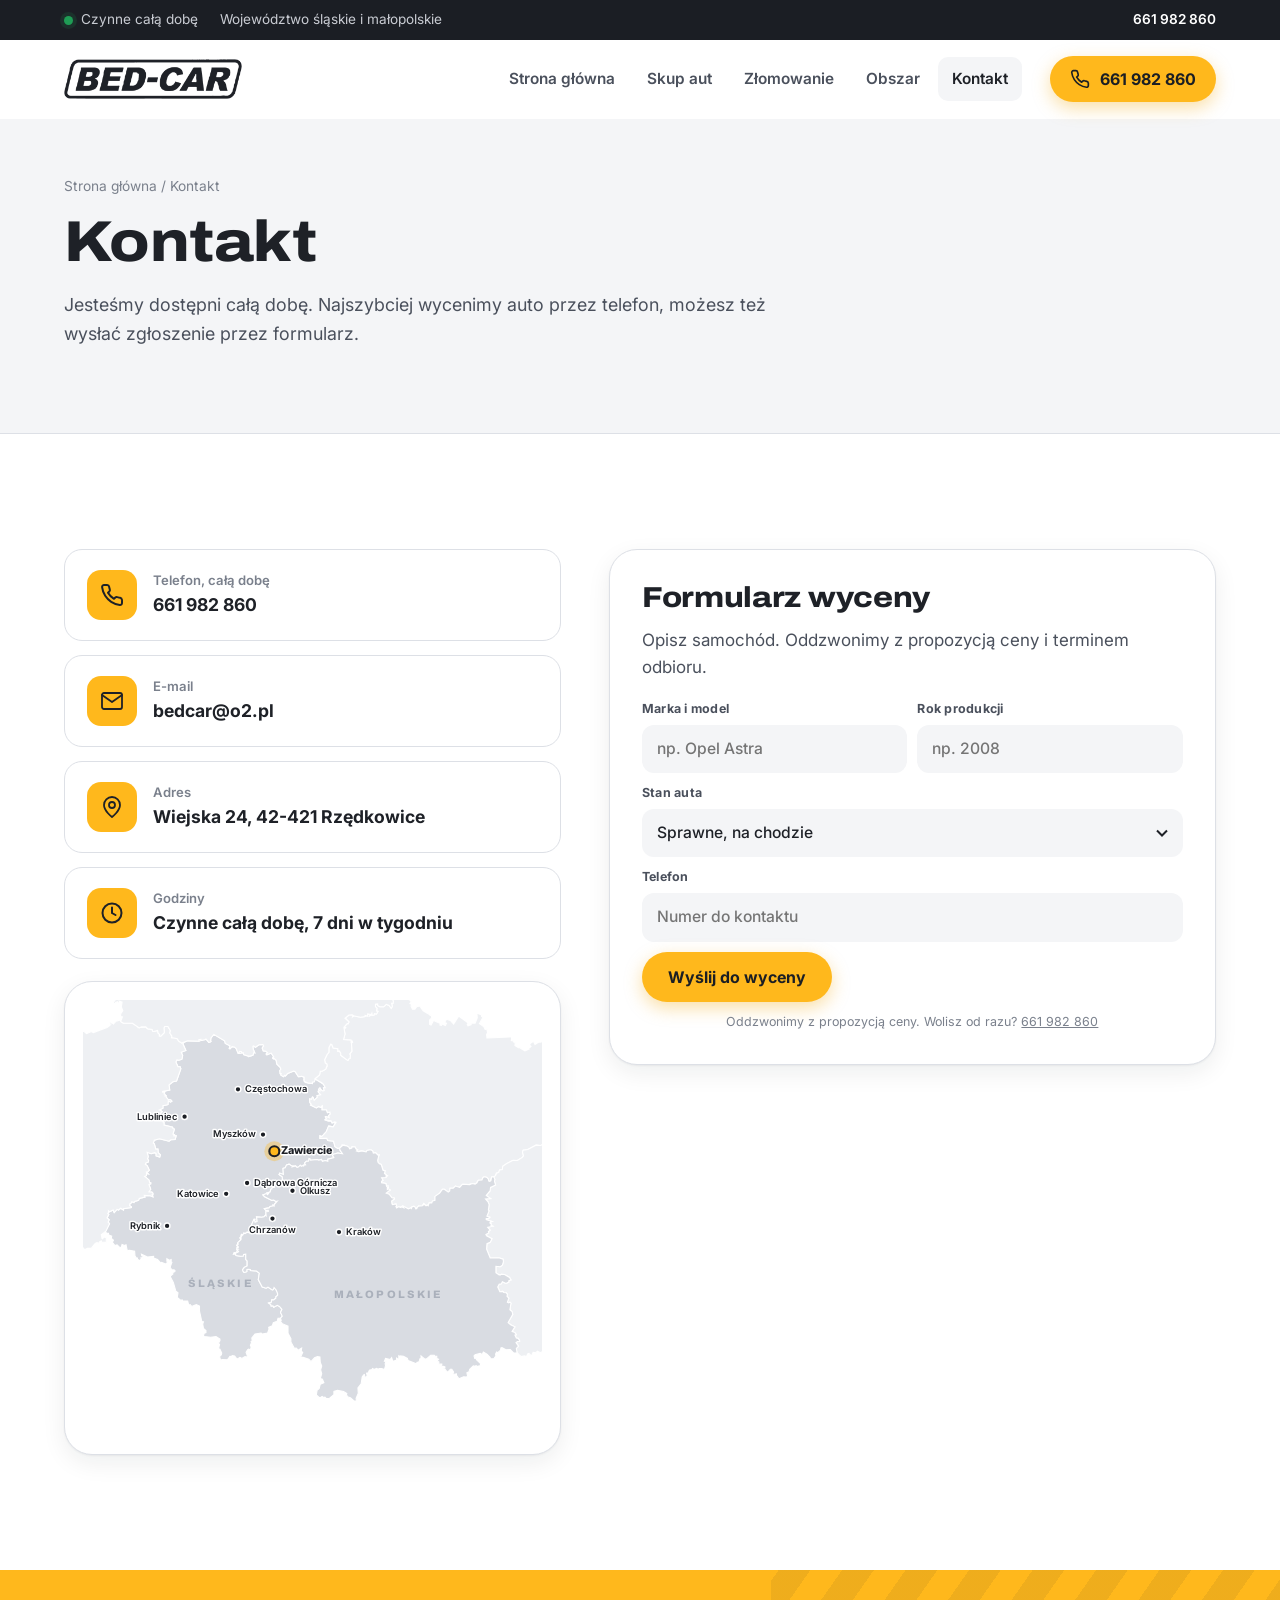
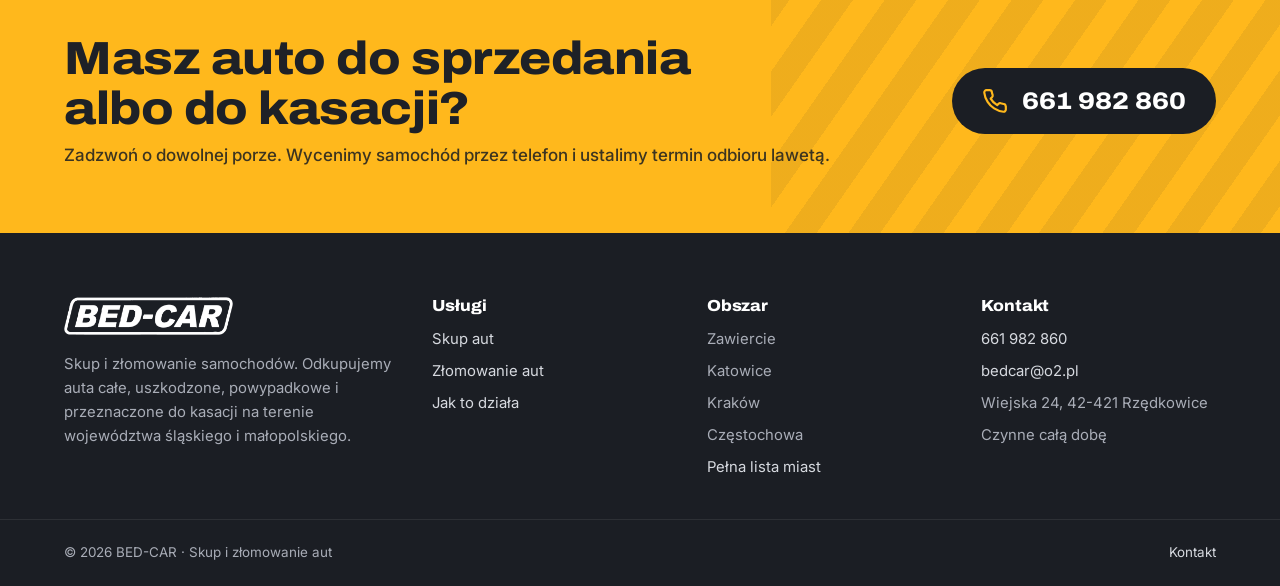
<file: kontakt.html>
<!doctype html>
<html lang="pl">
<head>
<meta charset="utf-8">
<meta name="viewport" content="width=device-width, initial-scale=1">
<title>Kontakt: skup i złomowanie aut | BED-CAR</title>
<meta name="description" content="BED-CAR, Wiejska 24, 42-421 Rzędkowice. Telefon 661 982 860, czynne całą dobę. Skup i złomowanie aut na Śląsku i w Małopolsce.">
<meta name="robots" content="noindex, nofollow">
<link rel="canonical" href="https://impulseo-pl.github.io/bed-car-skup-aut/kontakt.html">
<meta property="og:type" content="website">
<meta property="og:locale" content="pl_PL">
<meta property="og:title" content="Kontakt: skup i złomowanie aut | BED-CAR">
<meta property="og:description" content="BED-CAR, Wiejska 24, 42-421 Rzędkowice. Telefon 661 982 860, czynne całą dobę. Skup i złomowanie aut na Śląsku i w Małopolsce.">
<meta property="og:url" content="https://impulseo-pl.github.io/bed-car-skup-aut/kontakt.html">
<meta property="og:image" content="https://impulseo-pl.github.io/bed-car-skup-aut/assets/img/og.jpg">
<meta name="twitter:card" content="summary_large_image">
<meta name="theme-color" content="#1b1e24">
<link rel="icon" type="image/png" href="assets/img/favicon.png">
<link rel="preconnect" href="https://fonts.googleapis.com">
<link rel="preconnect" href="https://fonts.gstatic.com" crossorigin>
<link rel="stylesheet" href="https://fonts.googleapis.com/css2?family=Archivo:ital,wdth,wght@0,62..125,600..900;1,62..125,700..900&family=Inter:wght@400;500;600;700&display=swap">
<link rel="stylesheet" href="assets/styles.css?v=7bf7ad4d">
<script type="application/ld+json">{"@context": "https://schema.org", "@graph": [{"@type": "AutomotiveBusiness", "@id": "https://impulseo-pl.github.io/bed-car-skup-aut/#firma", "name": "BED-CAR Skup i złomowanie aut", "url": "https://impulseo-pl.github.io/bed-car-skup-aut/", "telephone": "+48661982860", "email": "bedcar@o2.pl", "image": "https://impulseo-pl.github.io/bed-car-skup-aut/assets/img/og.jpg", "address": {"@type": "PostalAddress", "streetAddress": "Wiejska 24", "postalCode": "42-421", "addressLocality": "Rzędkowice", "addressCountry": "PL"}, "openingHoursSpecification": {"@type": "OpeningHoursSpecification", "dayOfWeek": ["Monday", "Tuesday", "Wednesday", "Thursday", "Friday", "Saturday", "Sunday"], "opens": "00:00", "closes": "23:59"}, "areaServed": [{"@type": "AdministrativeArea", "name": "województwo śląskie"}, {"@type": "AdministrativeArea", "name": "województwo małopolskie"}], "sameAs": ["https://www.facebook.com/profile.php?id=100083579265653"]}, {"@type": "WebPage", "url": "https://impulseo-pl.github.io/bed-car-skup-aut/kontakt.html", "name": "Kontakt: skup i złomowanie aut | BED-CAR", "about": {"@id": "https://impulseo-pl.github.io/bed-car-skup-aut/#firma"}}]}</script>
</head>
<body>
<a class="skip" href="#tresc">Przejdź do treści</a>
<div class="topbar"><div class="wrap">
  <div class="tb-l"><span><i class="dot"></i> Czynne całą dobę</span><span class="tb-hide">Województwo śląskie i małopolskie</span></div>
  <a href="tel:+48661982860">661 982 860</a>
</div></div>
<header class="hdr" id="hdr"><div class="wrap">
  <a class="logo" href="index.html" aria-label="BED-CAR — strona główna"><img src="assets/img/logo-ciemne.png" alt="BED-CAR" width="640" height="144"></a>
  <nav class="nav" id="nav" aria-label="Menu główne"><a href="index.html">Strona główna</a><a href="skup-aut.html">Skup aut</a><a href="zlomowanie-aut.html">Złomowanie</a><a href="index.html#obszar">Obszar</a><a href="kontakt.html" aria-current="page">Kontakt</a></nav>
  <a class="btn btn-amber hdr-cta" href="tel:+48661982860"><svg viewBox="0 0 24 24" fill="none" stroke="currentColor" stroke-width="2" stroke-linecap="round" stroke-linejoin="round"><path d="M22 16.9v3a2 2 0 0 1-2.2 2 19.8 19.8 0 0 1-8.6-3.1 19.5 19.5 0 0 1-6-6A19.8 19.8 0 0 1 2.1 4.2 2 2 0 0 1 4.1 2h3a2 2 0 0 1 2 1.7c.1.9.4 1.8.7 2.7a2 2 0 0 1-.5 2.1L8 9.8a16 16 0 0 0 6 6l1.3-1.3a2 2 0 0 1 2.1-.4c.9.3 1.8.6 2.7.7a2 2 0 0 1 1.7 2z"/></svg> 661 982 860</a>
  <button class="burger" id="burger" aria-label="Menu" aria-expanded="false" aria-controls="nav"><span></span></button>
</div></header>
<main id="tresc">

<section class="ph"><div class="wrap" style="grid-template-columns:1fr">
  <div>
    <div class="crumbs"><a href="index.html">Strona główna</a> / Kontakt</div>
    <h1>Kontakt</h1>
    <p class="lead" style="max-width:40em">Jesteśmy dostępni całą dobę. Najszybciej wycenimy auto przez telefon, możesz też wysłać zgłoszenie przez formularz.</p>
  </div>
</div></section>
<section class="sec"><div class="wrap contact">
  <div class="c-list">
    <a class="c-item rv" href="tel:+48661982860"><span class="ico"><svg viewBox="0 0 24 24" fill="none" stroke="currentColor" stroke-width="2" stroke-linecap="round" stroke-linejoin="round"><path d="M22 16.9v3a2 2 0 0 1-2.2 2 19.8 19.8 0 0 1-8.6-3.1 19.5 19.5 0 0 1-6-6A19.8 19.8 0 0 1 2.1 4.2 2 2 0 0 1 4.1 2h3a2 2 0 0 1 2 1.7c.1.9.4 1.8.7 2.7a2 2 0 0 1-.5 2.1L8 9.8a16 16 0 0 0 6 6l1.3-1.3a2 2 0 0 1 2.1-.4c.9.3 1.8.6 2.7.7a2 2 0 0 1 1.7 2z"/></svg></span><div><small>Telefon, całą dobę</small><b>661 982 860</b></div></a>
    <a class="c-item rv" href="mailto:bedcar@o2.pl"><span class="ico"><svg viewBox="0 0 24 24" fill="none" stroke="currentColor" stroke-width="1.8" stroke-linecap="round" stroke-linejoin="round"><rect x="2" y="4" width="20" height="16" rx="2"/><path d="m22 6-10 7L2 6"/></svg></span><div><small>E-mail</small><b>bedcar@o2.pl</b></div></a>
    <div class="c-item rv"><span class="ico"><svg viewBox="0 0 24 24" fill="none" stroke="currentColor" stroke-width="1.8" stroke-linecap="round" stroke-linejoin="round"><path d="M20 10c0 6-8 12-8 12s-8-6-8-12a8 8 0 0 1 16 0z"/><circle cx="12" cy="10" r="3"/></svg></span><div><small>Adres</small><b>Wiejska 24, 42-421 Rzędkowice</b></div></div>
    <div class="c-item rv"><span class="ico"><svg viewBox="0 0 24 24" fill="none" stroke="currentColor" stroke-width="2" stroke-linecap="round"><circle cx="12" cy="12" r="9.5"/><path d="M12 6.5V12l3.5 2"/></svg></span><div><small>Godziny</small><b>Czynne całą dobę, 7 dni w tygodniu</b></div></div>
    <div class="map-box rv" style="margin-top:8px"><svg xmlns="http://www.w3.org/2000/svg" viewBox="0 0 640 608" role="img" aria-label="Obszar działania: województwo śląskie i małopolskie"><path class="woj woj-on" d="M276,97L274.5,98.5L275,102.5L276.5,103L275.5,104L279.5,107L281.5,105L282.5,106L285.5,102.5L294,99L296,100L300.5,107L305,106.5L308.5,108L308,111.5L310,115L320,116.5L320,114.5L322.5,114L323.5,110L335.5,117.5L338,122.5L335.5,122.5L336.5,126.5L333.5,127L330.5,122.5L328.5,125.5L330.5,126L331,125L328,128L331.5,132.5L326.5,133.5L327,135.5L322.5,140L321,136L320,135.5L319,138.5L316,138L316.5,143L318.5,145.5L317.5,146.5L325.5,150.5L328.5,148.5L332.5,150L333,148L334,147.5L333.5,153L339.5,153L341,157L344.5,156.5L345,159L342.5,161.5L343.5,164L338.5,162.5L338,163L339.5,165.5L337.5,167L342,169L346.5,169L347.5,171.5L353,170.5L353,172L352,171.5L349,177L343,175.5L339.5,183.5L335,188.5L333,190.5L330.5,189.5L330.5,193L340,193L341.5,196L349.5,197L351.5,204.5L355.5,207L358,206.5L358.5,209.5L362,214L361.5,214.5L355.5,213.5L349.5,215L348,217L350,219.5L349.5,220L341.5,222L341.5,225L340.5,225.5L339,224L334,225L332.5,222.5L329,223.5L326.5,222.5L317,223.5L316.5,221.5L315.5,221L314.5,225L311.5,225L309,227.5L310.5,230L307.5,230.5L308,232L307,231L304.5,232L303,230.5L300.5,233L298.5,233.5L296.5,231.5L292.5,232.5L293.5,231.5L291,231.5L287.5,229L284,230L282,234L279,235L279.5,243.5L274.5,241.5L273.5,243.5L278,246.5L278.5,255L272.5,256L266.5,252.5L266.5,255L263.5,259L266.5,261.5L264,261.5L263.5,263.5L262,264L261,268L257.5,269L259,269.5L257.5,271.5L256,270L251,272L253.5,274.5L263.5,279.5L266,279L269,281L271,280.5L267,285L266.5,287.5L265,286L264.5,287.5L261,288L259.5,290L253,291L255,293.5L258.5,293.5L258.5,295L255,295.5L255.5,301L254.5,300L252.5,302.5L249.5,303L242,302.5L243,309L240,310L239,306L240.5,306L238.5,306L232,320.5L235.5,323.5L234,323L233,325.5L232,323.5L231,324.5L229,323.5L226,326L224.5,325L223,327.5L221,327L220.5,329L222,328.5L220.5,330.5L220.5,332.5L219,332L220,334.5L216,338.5L216.5,340.5L215,340L216,340.5L214.5,342L216.5,344L216.5,345.5L215,345L214.5,348.5L216.5,348.5L215.5,349.5L217,351L215.5,352L214,351.5L213.5,353L211,352.5L210,354.5L212.5,354L213.5,356.5L219.5,357.5L223.5,357L224,355L227,354.5L227,362L229,364L229,371L225,373L222.5,376.5L224,379.5L225,380L228.5,379L228.5,376L230,375.5L233.5,376L233.5,377.5L242,378L246,381L244.5,390L250,400.5L255.5,402L258,400.5L264,404.5L265.5,404L266,401.5L267.5,402L271,407L271.5,412L269,414L269,416L266,418.5L263.5,418L262.5,422L259,422.5L262,425L262.5,427L265,426.5L266,428.5L271,426L274.5,427.5L277.5,431.5L275.5,436L278,441L275.5,444L272,444L271,448L265.5,450L264,454.5L259,456.5L259.5,459L257.5,464.5L250,466L248.5,464.5L240,466L235.5,471.5L236,475.5L234.5,476.5L235,478L233.5,481.5L234.5,484L234,486.5L233,488L231,487L229.5,488L227.5,491.5L229.5,497L228.5,498L226,497.5L221.5,500L219,498.5L216,500.5L214,500L211.5,496.5L208,496L207.5,497.5L205,497L201.5,502L194,501.5L192,502.5L190.5,497.5L193,495L193.5,492.5L191,487L189,486.5L190.5,480.5L189,479L191,475L191,473L185.5,469.5L178,470.5L169,469.5L168,468L169,465L171.5,464L171.5,461L168,458L167,452L168,449L166.5,449L165.5,447.5L162.5,434L162.5,427L158,425L151.5,427.5L149.5,425L147.5,425.5L146,420L139,420L138.5,418.5L136.5,419L131.5,415L132.5,408.5L129.5,406L126,394L122,386.5L122,385L125.5,382L124.5,380.5L128,379L128.5,378L127,376.5L124,376.5L121.5,373L124,366L123,365.5L123,362L120.5,363L117,361L117,364.5L118,365.5L116,368L114.5,368L109.5,366L108.5,367L104,362L98.5,360L98.5,357.5L90,358.5L81.5,354.5L82,357L85,358L83,359L84.5,360L83,361L81,359.5L81,361.5L79,363.5L76,361.5L76,360L74.5,360L72.5,357L72,350.5L65,349L62.5,349.5L61.5,348.5L60,341.5L58,342.5L54.5,341L53.5,344.5L51.5,345.5L47.5,341.5L44.5,342.5L41,338L42.5,335L39.5,332.5L40,329.5L36,328L35.5,325.5L33.5,325.5L31,323.5L37,312L35,310L36.5,306.5L33.5,304L36,299L34.5,298L35.5,296.5L34.5,295L35.5,294L37,295.5L42,293L43.5,296.5L47.5,292L49.5,293L52.5,290.5L56.5,293L56.5,291L67.5,289.5L67.5,288.5L65,287L65.5,284L67.5,283L68,281.5L71,282.5L72,281L77.5,279.5L78.5,277L86.5,275L85.5,272.5L94,273L97.5,274.5L96.5,271.5L97.5,271.5L97.5,269.5L96,268L92,267.5L94.5,264L92,257.5L94.5,256.5L94.5,255L93,255L92,251L86,246L88.5,245L88.5,242L91,242.5L88.5,240L90.5,239.5L92.5,237.5L89.5,231L87,229.5L87.5,227.5L91,226L91.5,224L90,221.5L91,218.5L89.5,212.5L95,214.5L100,213L102,214L102,217.5L107,219L108,216L105,213L104.5,208L101.5,208L99.5,200.5L98,199.5L99.5,195.5L106.5,193.5L120,197L122.5,195L128.5,194.5L130,189.5L127,189.5L127.5,188L126.5,188.5L125.5,187L127.5,180L125.5,179.5L125,177.5L113,174.5L113,170.5L111.5,170L112.5,165.5L114,165.5L109,164L109.5,162.5L111.5,161.5L108,160L107.5,158.5L110.5,156L109,154.5L106.5,153.5L111.5,151L111.5,147.5L118.5,146L119,140.5L122,142.5L124,141L122.5,139.5L118.5,138.5L116,135.5L116,133.5L114.5,134L114.5,131.5L113,131L114,128.5L111,128.5L111,127.5L121,125.5L120,118.5L125.5,114L130.5,113L136.5,96L135.5,93L132.5,93L129.5,86.5L131,83.5L134,84L138,82.5L139,77.5L137,73L143.5,70.5L139.5,61.5L140,59.5L146,57L162,57.5L161.5,55.5L164.5,55L164.5,56.5L171.5,55L171,54L175.5,59L177.5,58.5L178.5,58L178,56.5L178.5,53L182.5,48L197.5,57L198.5,60.5L205,64L204,67.5L205,68L208,65L211,65.5L213.5,67.5L216.5,74.5L218.5,74.5L217.5,73L218.5,71.5L221,72L220.5,74L223.5,73.5L224,76L231,78.5L230.5,79L237,77L238.5,73L239.5,73.5L237.5,68.5L237,64.5L238,64L240.5,66L245.5,62.5L251,62L252,64L250,67L251.5,71L255,71.5L257.5,73.5L255.5,75.5L256.5,76.5L262.5,74L266,79.5L264.5,81L265.5,82L266.5,81.5L269.5,84L270,89L275,94L276,97Z"><title>śląskie</title></path><path class="woj" d="M-7.5,38.5L-5.5,43L1.5,44L5,47L11.5,44L14.5,45.5L33.5,38.5L37.5,35.5L36.5,34.5L38.5,33.5L37,33L38,30L41,32.5L42,32L42.5,33.5L46,29.5L52.5,28L53.5,31L56.5,32.5L69,32.5L76.5,37L77,38.5L87.5,37.5L90,40L96.5,41L97,43.5L99,44L104,42.5L105,46.5L107,48L106.5,50L108.5,50.5L113.5,45.5L113,39L114,37L118.5,37L122,43L121,46L124,50.5L123.5,52.5L128.5,52.5L131.5,54L133.5,57.5L137.5,60L140,59.5L139.5,61.5L143.5,70.5L137,73L139,77.5L138,82.5L134,84L131,83.5L129.5,86.5L132.5,93L135.5,93L136.5,96L130.5,113L125.5,114L120,118.5L121,125.5L111,127.5L111,128.5L114,128.5L113,131L114.5,131.5L114.5,134L116,133.5L116,135.5L118.5,138.5L122.5,139.5L124,141L122,142.5L119,140.5L118.5,146L111.5,147.5L111.5,151L106.5,153.5L109,154.5L110.5,156L107.5,158.5L108,160L111.5,161.5L109.5,162.5L109,164L114,165.5L112.5,165.5L111.5,170L113,170.5L113,174.5L125,177.5L125.5,179.5L127.5,180L125.5,187L126.5,188.5L127.5,188L127,189.5L130,189.5L128.5,194.5L122.5,195L120,197L106.5,193.5L99.5,195.5L98,199.5L99.5,200.5L101.5,208L104.5,208L105,213L108,216L107,219L102,217.5L102,214L100,213L95,214.5L89.5,212.5L91,218.5L90,221.5L91.5,224L91,226L87.5,227.5L87,229.5L89.5,231L92.5,237.5L90.5,239.5L88.5,240L91,242.5L88.5,242L88.5,245L86,246L92,251L93,255L94.5,255L94.5,256.5L92,257.5L94.5,264L92,267.5L96,268L97.5,269.5L97.5,271.5L96.5,271.5L97.5,274.5L94,273L85.5,272.5L86.5,275L78.5,277L77.5,279.5L72,281L71,282.5L68,281.5L67.5,283L65.5,284L65,287L67.5,288.5L67.5,289.5L56.5,291L56.5,293L52.5,290.5L49.5,293L47.5,292L43.5,296.5L42,293L37,295.5L35.5,294L35.5,296.5L34.5,298L36,299L33.5,304L36.5,306.5L35,310L37,312L32,322.5L25.5,327.5L26.5,332.5L27.5,333L29,330.5L32.5,331.5L32.5,339.5L31,338L26,338L25.5,336L23,337.5L22,339.5L19.5,338.5L17,339.5L11.5,346.5L6,346.5L2.5,348.5L-1,344.5L-5,342.5L-3,340L-4.5,338L-9.5,337.5L-14,334.5L-13.5,333L-14.5,331L-14,328L-17,324.5L-16.5,323L-21.5,317.5L-21,315L-23.5,313L-27,310L-29.5,310L-30.5,313.5L-35,311.5L-36.5,306L-41.5,303.5L-45,298.5L-43,295.5L-39,296L-38.5,295L-25.5,292L-23.5,286L-19.5,287L-16.5,286L-17,282L-15.5,278L-22,272.5L-22,268.5L-17.5,261L-21.5,260L-23,255.5L-28.5,253.5L-29,261.5L-35,267L-41.5,270L-45,266.5L-50,269L-61.5,267.5L-67,270L-68,269L-68.5,272.5L-71.5,274L-72.5,273.5L-72.5,271L-74,267L-76.5,268L-80,265.5L-83.5,266L-84,270.5L-86,271L-88.5,265.5L-86.5,264.5L-87,261.5L-85.5,259L-88.5,257.5L-86.5,253.5L-98,256L-103.5,252.5L-111.5,244L-111.5,238L-114.5,237L-119,239.5L-121.5,239.5L-125,236L-127,236L-127,233L-131.5,233L-132,234L-137,232.5L-142,228.5L-144,229.5L-146.5,227L-150.5,229.5L-162,221.5L-156.5,218L-155,213L-153,211L-151.5,212L-150.5,210.5L-149.5,212.5L-150,214.5L-149,215L-146.5,213.5L-145,214.5L-145,213.5L-142.5,213L-143,215L-142,215.5L-143,216L-143,217L-137.5,217L-135,210.5L-136.5,206.5L-133.5,203L-135.5,199.5L-135,196.5L-126.5,184.5L-125.5,179L-114,177L-106,177.5L-104.5,176L-106.5,170.5L-105.5,167.5L-106.5,166.5L-105.5,165L-106,159.5L-104,159L-102,157L-108.5,154L-108.5,151L-103,149.5L-101,146.5L-101,144L-99,142.5L-96,144.5L-94.5,143L-96.5,142L-95,140L-100,135.5L-102.5,135L-99.5,133L-99.5,131L-97,129L-87,132L-86,130.5L-86,126L-88,125.5L-91.5,122L-87.5,120L-90,114.5L-80.5,111.5L-80.5,107.5L-78.5,107.5L-78,104L-86,101L-83,96.5L-83,94.5L-77.5,96L-76.5,98.5L-73,98.5L-71.5,96.5L-72.5,95L-71,91.5L-72.5,89L-72.5,83.5L-67,80.5L-66,82L-60.5,81L-59,82.5L-58,80L-62,77.5L-61,76.5L-57.5,78L-53.5,77L-53.5,74L-56,74L-58,71.5L-54.5,63L-57.5,61L-56.5,59L-57.5,59L-55,56L-50.5,56.5L-46.5,52.5L-50,50L-47.5,45L-48.5,43L-47.5,40L-49.5,39L-49,37.5L-53,36L-53,33.5L-50.5,32.5L-49,30.5L-47.5,31L-45.5,29L-44,29.5L-43,27.5L-44,27L-41.5,23.5L-40,27.5L-36.5,28.5L-37,29.5L-31.5,31.5L-29.5,30L-26.5,31L-27,28.5L-25.5,28L-20,28L-17.5,24.5L-13,25.5L-10,22.5L-7,24.5L-5,22.5L-2,24L-0.5,28.5L-4,38L-6.5,37.5L-7.5,38.5Z"><title>opolskie</title></path><path class="woj" d="M323.5,110L330,104.5L331,99.5L333.5,99.5L338.5,96.5L340.5,92.5L340,89L338,88L337,83.5L340.5,76L343,73L343,66.5L345.5,61.5L347,62L349,67L355.5,68L355.5,71.5L357.5,71L359.5,74L359.5,77L369.5,84.5L371,82L372.5,81.5L373,77L372,75.5L375,71.5L374.5,60L376,59L375.5,57.5L374,58.5L374,56L363.5,55L365.5,47.5L364,38.5L367,39L364.5,37.5L368.5,33L370,33L371,30.5L366,25L371,21L374,20.5L376.5,21.5L376,23.5L377.5,22L387,24L393.5,23L393.5,21.5L397,22.5L397,19.5L401,20L400,22L402,21L403,18.5L403.5,21.5L406,21L406.5,19L409.5,19.5L411.5,16L409.5,15.5L410,11.5L408,9.5L408,6L411,5.5L411,7.5L414,9.5L419.5,9.5L423,6L427,7.5L430,11.5L431.5,9L430.5,4.5L432.5,4.5L433,2L428.5,-8.5L432,-10.5L436.5,-10.5L436.5,-12.5L438,-12.5L439,-14.5L440.5,-14.5L440.5,-17L445.5,-15L445.5,-14L453.5,-13.5L455,-10L454,-7.5L451.5,-8.5L450.5,-7.5L451,-5L451.5,-3.5L454,-4L452,-2L457.5,1L457,1.5L458,2.5L456,5L458.5,6.5L457.5,8.5L459.5,13L463,13L465.5,9.5L470,8.5L474.5,15L483,20L484.5,19.5L484,21.5L486,22L486.5,25L483.5,28L483.5,34L485.5,35L489,28.5L498,32.5L498,35L500,35.5L501,33.5L505.5,35.5L507,32.5L504.5,31.5L507,27L512.5,28.5L517,33.5L524,22.5L537.5,32L536,34L537,36L541.5,34.5L541,32L547,32.5L550,25L549.5,18L556,21L556,23L558,24L553,33L559,37L561,41L565.5,40L563.5,41L564.5,47L563.5,47L563,48L563.5,53L598,51.5L597.5,56.5L600.5,57L601,59L603,59L602.5,63.5L607.5,66.5L611,66.5L610.5,67.5L616.5,71L622,68.5L620.5,68L623.5,66L620.5,65L621,64L625.5,65L622.5,62.5L625,60L625,58.5L625,59.5L628.5,58L630.5,62L636,58.5L638,59L642.5,57L643,58.5L645,57.5L642,54L646.5,54L648.5,56L653,53.5L655.5,57L658,63L660,63.5L662,62L666.5,64.5L667.5,63L670.5,63.5L669.5,61.5L672,58.5L671,58.5L671.5,56L674.5,55.5L677.5,59L678.5,62L674.5,67.5L677.5,73.5L676,92L679.5,100L679.5,105.5L682,111.5L681,117L686,124L684,133L681,138.5L681.5,144.5L679,150L678.5,155L676.5,158L671.5,160L673,161L670.5,165.5L670.5,169L667.5,168.5L667,166.5L665.5,166.5L662.5,170L661,169L658.5,173L651.5,180L649.5,188.5L640,202.5L638,203L632,202.5L620.5,208.5L614,209.5L613,212L614.5,217.5L613,219.5L606,224L599,224L585.5,232L585,236.5L581,237L580.5,240L576.5,241.5L575,246L570,247L568,253L566,252.5L565.5,250L563.5,247.5L560,246.5L558,247.5L556.5,251L551.5,251.5L548,256.5L542.5,256L538.5,257.5L529.5,257L525.5,261.5L519.5,259.5L516.5,262.5L512,262.5L511.5,266.5L509.5,268L504,264L501.5,264L497.5,269.5L491,274L491,279.5L487.5,280.5L486.5,283L483,283L481.5,287L480.5,286L478.5,287L476,284.5L475.5,286.5L475,284.5L473.5,287L474,287L468,287.5L465,291L461.5,287.5L458.5,288.5L458,291L457,290L454,291.5L446.5,287.5L447.5,290L444,288L443.5,289.5L440,288.5L437.5,290L436.5,288L437.5,287.5L436.5,284.5L432,285.5L431,284.5L430.5,280.5L434.5,277.5L434.5,276.5L431,276L427,271L423,269.5L428.5,265L426,263.5L424.5,264.5L424.5,261.5L426,261.5L425.5,259.5L423.5,260L422.5,256L416.5,255L416.5,253L418.5,251.5L416.5,248L422.5,247.5L423.5,246.5L422.5,245.5L424.5,245L420.5,242L421.5,238.5L418.5,237.5L416,229.5L413.5,228.5L411.5,226.5L411,223.5L413,216L411.5,216.5L408,213L405,213.5L404,210.5L401.5,209L396,210L395,212L389,210.5L384.5,211.5L381.5,210.5L383,209L381,208L379.5,205L375.5,204.5L373,207.5L371.5,207.5L371,205.5L364.5,202.5L361.5,202.5L361.5,203.5L358.5,206.5L355.5,207L351.5,204.5L349.5,197L341.5,196L340,193L330.5,193L330.5,189.5L333,190.5L335,188.5L339.5,183.5L342.5,176L349,177L353,170.5L351,170L347.5,171.5L346,168.5L338,167.5L339.5,165.5L338,163L338.5,162.5L343.5,164L342.5,161.5L345,159L344.5,156.5L341,157L339.5,153L333.5,153L334,147.5L333,148L332.5,150L328.5,148.5L325.5,150.5L317.5,146.5L318.5,145.5L316.5,143L316,138L319,138.5L320,135.5L321,136L322.5,140L327,135.5L326.5,133.5L331.5,132L328,128L330,126L330.5,126.5L330.5,125L330.5,126L328.5,125.5L329.5,123L331,123L331.5,125L334.5,127L336.5,126.5L335.5,122.5L338,122.5L335.5,117.5L333,115.5L323.5,110Z"><title>świętokrzyskie</title></path><path class="woj" d="M801,246L805,245.5L810,248L817,245.5L822,246.5L825.5,246L825.5,249L812.5,253L812,258L825.5,261.5L829,263.5L836.5,260.5L848.5,260.5L854.5,262.5L860.5,260.5L868.5,263L875.5,262.5L882,264.5L888,260L890.5,255L894.5,253L910,235.5L912,235.5L914,238L916.5,237.5L918,240.5L922,243.5L922,245.5L926.5,241L931,240L933.5,236.5L939.5,234L940,231.5L945.5,233L944.5,234.5L943,234L941.5,236L941.5,237.5L944.5,239L943,240.5L944,243L948.5,244L949.5,247.5L953.5,248.5L948,260.5L949.5,259L952.5,260.5L957,260L959.5,263L963.5,261L968,262.5L967.5,264L964.5,265L967,266.5L966,271.5L970,271L972.5,274L959.5,283L952.5,292L944,298.5L932.5,311L926.5,314.5L927,318L920,326.5L916,328.5L915.5,333L903.5,348.5L898.5,352.5L897.5,356.5L884.5,372.5L878.5,383L874,384L871.5,391.5L872.5,393L867.5,396L862,403L861.5,407L857.5,410L853,418.5L848.5,422.5L845.5,423.5L842.5,427.5L842,432.5L827.5,452L823.5,461L817.5,466.5L819.5,472L822.5,475L827,475.5L830,491L836,511.5L835,518L836.5,523L834.5,541.5L831.5,543.5L830.5,547L831,548.5L836,550L833.5,551.5L833,554.5L831.5,555.5L829,561L831,563.5L833.5,559L837.5,559L834.5,565.5L838,567L843,565.5L843.5,571L846,573.5L847.5,573L847,574.5L848,574L850,576L850.5,578L853.5,577L855,578L854.5,580L860.5,582.5L859,586L856.5,587L857,588.5L856,590L858,594L856,597L858.5,597.5L857.5,599.5L861,603L860.5,605.5L855,607L852.5,606.5L850.5,600.5L847,601L846.5,598.5L840,593.5L839,593.5L836.5,596L831,593.5L827.5,594.5L824.5,597L822.5,595L819.5,594L815.5,586.5L811.5,585L810.5,582.5L807.5,581.5L804,584.5L800.5,582.5L795.5,583L793,584.5L786.5,580L780.5,581L775,576L775,573.5L773,572.5L771,568.5L765.5,568.5L762.5,571.5L750.5,567L746.5,567L747,564.5L748.5,562.5L746,558.5L744,558L740.5,561L732.5,556.5L733,554L719,551L713.5,547.5L715.5,539L713.5,537.5L714,533.5L705.5,525L702,515L697,515.5L694,513L692,514.5L689,509.5L687,508L684,509L681,503.5L674.5,505.5L672,509.5L672,513L670.5,512.5L668,509.5L668,505.5L663,501.5L661.5,501.5L660.5,497.5L657,496L653.5,498L650,496.5L645,488.5L638,492L634,490L631.5,492L628,491.5L625.5,496.5L622,493L620.5,493.5L618.5,497.5L615.5,496.5L611.5,497.5L609,495.5L605.5,492L604.5,488.5L604.5,486L607.5,483L607,481.5L604,478L606,476.5L609,476.5L609,475L607,472L604.5,471.5L602.5,467.5L604.5,467L602.5,464L598.5,462.5L602.5,456L596.5,453L593,450L599.5,438.5L598.5,434.5L595.5,432L597,423L595.5,421.5L594,422.5L592,421.5L594,416L591.5,413.5L592,410.5L590.5,408.5L587,408L585.5,406.5L581.5,407L578.5,400.5L580.5,396.5L583.5,396L585,393L590,395.5L594,393.5L594,391.5L597,390.5L595,387L588,383L583.5,382.5L582.5,383.5L580.5,383.5L576,380.5L576,371.5L582,372L585,370L586.5,365L586,361.5L580,359.5L568,360L563,347.5L563.5,340L568,338L570.5,333L563,329L562,327L566,325L565.5,323L568,321L564.5,317L571.5,315.5L569,314.5L569.5,312.5L567.5,311L568.5,309.5L570.5,309L562.5,306.5L562.5,305L565.5,305L567.5,303L563.5,301.5L566.5,294L565.5,293L566.5,285.5L565,281.5L561.5,277.5L568.5,277L562.5,272.5L568,266L568.5,261.5L575.5,258L574,253L574.5,250L573,246.5L575.5,245L577,241.5L580,240.5L581,237L585,236.5L585.5,232L590.5,228.5L600,223.5L606,224L613,219.5L614.5,217.5L613,212L614,209.5L620.5,208.5L632,202.5L638,203L640.5,202L649.5,188.5L651.5,180L658.5,173L661,169L662.5,170L665.5,166.5L667,166.5L667.5,168.5L670.5,169L670.5,165.5L673,161L671.5,160L676.5,158L678.5,155L679,150L681.5,144.5L681,138.5L684,133L685,127L687.5,130L687,133L699.5,135.5L703.5,131L707,132.5L717,122.5L736,128.5L734,135.5L740,137L743.5,140L737.5,153L738.5,154.5L737,157.5L733,160.5L732.5,162.5L743.5,163.5L748,167L750.5,172L750.5,175.5L757.5,175L759.5,176.5L762,176L767.5,177L773,180L773.5,181.5L776.5,183L780,186.5L787.5,183.5L787.5,185.5L791.5,186.5L791,187.5L792,187.5L792,185.5L794.5,185.5L794.5,187.5L796,187.5L795.5,186.5L797,185.5L800,188.5L800,194.5L797,195L797.5,196.5L795.5,197.5L797,198.5L799.5,198L799.5,201.5L798.5,202L800,203.5L798.5,204.5L800.5,206L805.5,205L807,206.5L805,208L806,209L801.5,211.5L794.5,212L796.5,214L798.5,213L798,214.5L805,212L808.5,212.5L808.5,214L803,217L805,218.5L802.5,218L801.5,220.5L799,222L797,217.5L795,216.5L795.5,219.5L794.5,219.5L788,218.5L787.5,217L784,218L786,220.5L784.5,222L786,222L786.5,225.5L785,225.5L784.5,229.5L778.5,228L777,235.5L783,234.5L782.5,236.5L785.5,237.5L786,243.5L790.5,247L794,247L794,249L795,249.5L801,246Z"><title>podkarpackie</title></path><path class="woj woj-on" d="M462.5,288L464.5,291.5L466,290.5L466,289.5L468,287.5L474,287L473.5,287L475,284.5L475.5,286.5L476,284.5L478.5,287L480.5,286L481.5,287L483,283L486.5,283L487.5,280.5L491,279.5L491,274L497.5,269.5L501.5,264L504,264L509.5,268L511.5,266.5L512,262.5L516.5,262.5L519.5,259.5L525.5,261.5L529.5,257L539.5,257.5L543,256L547,257L549.5,255L551.5,251.5L556.5,251L558,247.5L560,246.5L563.5,247.5L565.5,250L566,252.5L567.5,253L569,252L570,247L573,246.5L574.5,250L574,253L575.5,258L568.5,261.5L568,266L562.5,272.5L568.5,277L561.5,277.5L565,281.5L566.5,285.5L565.5,293L566.5,294L563.5,301.5L567.5,303L565.5,305L562.5,305L562.5,306.5L570.5,309L568.5,309.5L567.5,311L569.5,312.5L569,314.5L571.5,315.5L564.5,317L568,321L565.5,323L566,325L562,327L563,329L570.5,333L568,338L563.5,340L563,347.5L568,360L580,359.5L586,361.5L586.5,365L585,370L582,372L576,371.5L576,380.5L580.5,383.5L582.5,383.5L583.5,382.5L588,383L595,387L597,390.5L594,391.5L594,393.5L590,395.5L585,393L583.5,396L580.5,396.5L578.5,400.5L581.5,407L585.5,406.5L587,408L590.5,408.5L592,410.5L591.5,413.5L594,416L592,421.5L594,422.5L595.5,421.5L597,423L595.5,432L598.5,434.5L599.5,438.5L593,450L596.5,453L602.5,456L598.5,462.5L602.5,464L604.5,467L602.5,467.5L604.5,471.5L607,472L609,475L609,476.5L606,476.5L604,478L607.5,483L604.5,486L605.5,492L601,492.5L596,487.5L590,488L584.5,485L583,485.5L582.5,488.5L578.5,492L577,491L575.5,494L576,496.5L573,500.5L568,500.5L568,498.5L563.5,494L558.5,491L557,494.5L554,493L547,495L545.5,496.5L546.5,500L549,500.5L549,502L555,507.5L553.5,510.5L551,510.5L550,512L548.5,510L546.5,511L544.5,510.5L539.5,515L538.5,518.5L535.5,520L536.5,524.5L535,526L531,525.5L524.5,528.5L521,523.5L521,521.5L515.5,522.5L517,519L514.5,515L512.5,515L509.5,518.5L507.5,518.5L505,515L502.5,516L503,512L504,511.5L504.5,513.5L505,512L503,511L500.5,511.5L500.5,508L496,508L496.5,505L494,503.5L496,501L493.5,500L493.5,497L491,497L490,495.5L485,495.5L480,500L477,501L471.5,496.5L471.5,500.5L470,500.5L469,504L467.5,505.5L466,505.5L465,507.5L453.5,503L452.5,500L447,497L442.5,496.5L442.5,498L440.5,496.5L440.5,502L437.5,499.5L437,502.5L433.5,503.5L432,503.5L430.5,499L428.5,501.5L422,500L420.5,504L423,503.5L421.5,507L422,510L420.5,515.5L416.5,514L413,514L412.5,515.5L409.5,514L406,515.5L404,514L403,515.5L399.5,516.5L398,520L395.5,520.5L396.5,524L393.5,527L392.5,522.5L391.5,523L389.5,526L388,535.5L383.5,541L384,548.5L381,555.5L381.5,559.5L378.5,559.5L373,555L370,554L367.5,551L368,549L363.5,546L355,544.5L350,546L350,550.5L344,555.5L339.5,556L337.5,554L335.5,554.5L333.5,553L331.5,554.5L329.5,554.5L325.5,551L326.5,544.5L329.5,542L331,536L336,534L334,529L331,528L333,521.5L331.5,516L333,510.5L331,505.5L330.5,498L327,497.5L323,499L318,504.5L315,501L307,498.5L303.5,498.5L306.5,491.5L304.5,490L305,485.5L300,488.5L297.5,485.5L295,486L290,477L290,472.5L286,465L286,455L278,451.5L275.5,448.5L276.5,447L275.5,444L278,441L275.5,436L277.5,431.5L274,427.5L271,426L266,428.5L265,426.5L262.5,427L262,425L259,423L262.5,422L263.5,418L266,418.5L269,416L269,414L271.5,412L271.5,409.5L269.5,404.5L266.5,401L265.5,404L264,404.5L258,400.5L255.5,402L250,400.5L244.5,390L246,381L242,378L233.5,377.5L233.5,376L230,375.5L228.5,376L228.5,379L225,380L224,379.5L222.5,376.5L225,373L229,371L229,364L227,362L227,354.5L224,355L223.5,357L219.5,357.5L213.5,356.5L212.5,354L210,354.5L211,352.5L213.5,353L214,351.5L215.5,352L217,351L215.5,349.5L216.5,348.5L214.5,348.5L215,345L216.5,345.5L216.5,344L214.5,342L216,340.5L215,340L216.5,340.5L216,338.5L220,334.5L219,331.5L220.5,333L220.5,330.5L222,328.5L220.5,329L221,327L223,327.5L224.5,325L226,326L229,324L231,324.5L232,323.5L233,325.5L234,323L235.5,323.5L232,320.5L238.5,306L240.5,306L239,306L240,310L243,309L242,302.5L249.5,303L252.5,302.5L254.5,300L255.5,301L255,295.5L258.5,295L258.5,293.5L255,293.5L253,291L259.5,290L261,288L264.5,287.5L265,286L266.5,287.5L267,285L271,280.5L269,281L266,279L263.5,279.5L253.5,274.5L251,272L256,270L257.5,271.5L259,269.5L257.5,269L261,268L262,264L263.5,263.5L264,261.5L266.5,261.5L263.5,259L266.5,255L266.5,252.5L272.5,256L278.5,255L278,246.5L273.5,243.5L274.5,241.5L279.5,243.5L279,235L282,234L284,230L287.5,229L291,231.5L293.5,231.5L292.5,232.5L296.5,231.5L298.5,233.5L300.5,233L303,230.5L304.5,232L307,231L308,232L307.5,230.5L310.5,230L309,227.5L311.5,225L314.5,225L315.5,221L316.5,221.5L317,223.5L326.5,222.5L329,223.5L332.5,222.5L334,225L338,224L341.5,225L341.5,222L349.5,220L350,219.5L348,217L349.5,215L355.5,213.5L362,214.5L358.5,209.5L358,206.5L361.5,203.5L361.5,202.5L368,203.5L371,205.5L372,207.5L375,206.5L375.5,204.5L379.5,205L381,208L383,209L381.5,210.5L384.5,211.5L389,210.5L395,212L396,210L401.5,209L404,210.5L405,213.5L408,213L411.5,216.5L413,216L411,223.5L411.5,226.5L413.5,228.5L416,229.5L418.5,237.5L421.5,238.5L420.5,242L424.5,245L422.5,245.5L423.5,246.5L422.5,247.5L416.5,248L418.5,251.5L416.5,253L416.5,255L422.5,256L423.5,260L425.5,259.5L426,261.5L424.5,261.5L424.5,264.5L426,263.5L428.5,265L423,269.5L427,271L431,276L434.5,276.5L434.5,277.5L430.5,280.5L431,284.5L432,285.5L436.5,284.5L437.5,287.5L436.5,288L437.5,290L440,288.5L443.5,289.5L444,288L447.5,290L446.5,287.5L454,291.5L457,290L458,291L459.5,288L462.5,288Z"><title>małopolskie</title></path><path class="woj" d="M365,38.5L364,38.5L365.5,47.5L363.5,55L374,56L374,58.5L375.5,57.5L376,59L374.5,60L375,71.5L372,75.5L373,77L372.5,81.5L371,82L369.5,84.5L359.5,77L359.5,74L357.5,71L355.5,71.5L355.5,68L349,67L347,62L345.5,61.5L343,66.5L343,73L340.5,76L337,83.5L338,88L340,89L340.5,91.5L338.5,96.5L333.5,99.5L331,99.5L330,104.5L323.5,110L323.5,112.5L322.5,114L320,114.5L320,116.5L314.5,116L308.5,113.5L308.5,107.5L305,106.5L300.5,107L296,100L294,99L285.5,102.5L282.5,106L281.5,105L279.5,107L276,105L276.5,102.5L275,102.5L274.5,98.5L276,96.5L275,94L270.5,89.5L269.5,84L266.5,81.5L265.5,82L264.5,81L266,79.5L262.5,74L256.5,76.5L255.5,75.5L257.5,73.5L255,71.5L251.5,71L250,67L252,64L251,62L245.5,62.5L240.5,66L238,64L237,64.5L237.5,68.5L239.5,73.5L238.5,73L237,77L230.5,79L231,78.5L224,76L223.5,73.5L220.5,74L221,72L218.5,71.5L217.5,73L218.5,74.5L216.5,74.5L213.5,67.5L211,65.5L208,65L205,68L204,67.5L205,64L198.5,60.5L197.5,57L182.5,48L178.5,53L178,56.5L178.5,58L177.5,58.5L175.5,59L171,54L171.5,55L164.5,56.5L164.5,55L161.5,55.5L162,57.5L146,57L137.5,60L133.5,57.5L131.5,54L123.5,52.5L124,50.5L121,46L122,43L118.5,37L114,37L113,39L113.5,45.5L108.5,50.5L106.5,50L107,48L105,46.5L104,42.5L99,44L97,43.5L96.5,41L90,40L87.5,37.5L81.5,37.5L78.5,39L69,32.5L56.5,32.5L52.5,30L55,23.5L52.5,23L52.5,19.5L55.5,15L53.5,9.5L54.5,3L50.5,1.5L51,4L48.5,4L48,2.5L45.5,3.5L45,5L43,4.5L42.5,3L44.5,0.5L42.5,-0.5L42.5,-1.5L45.5,-2L43.5,-3.5L44,-8.5L40.5,-12.5L40.5,-16.5L37.5,-19L41.5,-22L46.5,-21L48,-21.5L48.5,-26.5L50.5,-30L57.5,-29L60,-32.5L59.5,-36L61,-38.5L60,-41L57,-43L61.5,-45L61,-46.5L80.5,-37.5L83,-40L83,-43L85.5,-47.5L86,-50L85,-51L86.5,-50.5L90,-53L89.5,-63.5L86,-68.5L88.5,-71.5L87,-76L88.5,-79.5L88,-83L89.5,-83.5L89,-85.5L84.5,-86L87.5,-90L87,-92L84.5,-92.5L85,-94.5L88.5,-95.5L90,-99L85.5,-101.5L86.5,-106.5L89.5,-108L90.5,-110.5L92.5,-111L92,-112.5L95,-112.5L95.5,-113.5L93,-118L96.5,-119.5L97,-121.5L93.5,-125.5L96,-125L98.5,-129.5L94.5,-136.5L97.5,-137L98,-139L97.5,-137L100.5,-138.5L100,-145.5L105.5,-144L104,-146.5L105.5,-152.5L111.5,-153.5L113,-148L116,-148.5L116,-150L118.5,-151L126.5,-151.5L129.5,-148L132.5,-147L134.5,-148L135.5,-146L142.5,-145L142,-147.5L143,-147.5L143,-151L144.5,-151.5L143.5,-152L144.5,-153L144,-156.5L148.5,-158L148,-160.5L151.5,-163.5L150.5,-165.5L156,-173L151.5,-175.5L152,-177L150.5,-177.5L151,-182L149.5,-180L147,-183.5L150,-183.5L150,-185L149.5,-188L147.5,-190L150.5,-193L149,-195L149,-198.5L147,-200.5L148,-206.5L147.5,-209.5L153.5,-212.5L155.5,-210L159,-208.5L164,-211L166,-209L168.5,-211L168.5,-213.5L173,-215.5L176,-213.5L178.5,-214.5L179.5,-213.5L183,-213L184,-220L186,-219.5L187,-224L186,-226L184,-225L180.5,-227.5L180,-233L182.5,-244.5L186,-245L187.5,-244L189.5,-247L190.5,-246L194.5,-249.5L195.5,-248.5L199,-249.5L204.5,-249L209,-245.5L211,-247L209.5,-251.5L208,-251.5L207.5,-253L209.5,-253.5L209.5,-255.5L213.5,-256.5L213,-263L208.5,-265L201,-264.5L203.5,-271L201,-277L203.5,-277L203.5,-281L206.5,-280.5L205,-282L212.5,-285L217,-283.5L221.5,-284.5L223,-283L227.5,-285L229.5,-288L231,-287L230,-285.5L233,-283L234,-284L231.5,-286.5L231.5,-289.5L236,-288.5L236,-290.5L242,-297L243.5,-297L248.5,-295.5L248.5,-294L245.5,-293L245.5,-291.5L246.5,-290.5L251,-290.5L252,-288L250.5,-285L260,-283L265,-284L265,-282.5L268.5,-282L270.5,-282.5L272,-286L273.5,-285.5L275,-283.5L281.5,-281L279.5,-277.5L284,-273.5L287.5,-273.5L289.5,-270.5L301,-269L300.5,-266L303.5,-266L304,-265L302,-262.5L306.5,-259.5L313.5,-261.5L312.5,-262L315,-266.5L320,-263.5L321.5,-261L327.5,-262.5L331,-265L330.5,-266.5L333,-266.5L335,-268L337.5,-265.5L340.5,-264.5L345.5,-269L343,-269.5L348,-275L351.5,-272L355.5,-272L356,-269L358.5,-267.5L359.5,-268L360.5,-263.5L373.5,-261L373,-258L380,-254L377,-242L381.5,-237L382,-233L386.5,-230.5L394,-232.5L394.5,-229L400,-223.5L409.5,-223.5L410.5,-220.5L412.5,-219L412.5,-212.5L408,-211.5L409.5,-207L400.5,-199L406.5,-192.5L408,-192L409,-193.5L411.5,-192L410,-191L413,-187.5L413,-184.5L416.5,-183.5L407.5,-179L408,-174.5L412,-173.5L416.5,-176L419.5,-175L419.5,-170.5L417,-168.5L421,-168.5L422,-171.5L427,-170.5L428,-173L430,-171.5L432,-175.5L430,-174.5L430,-175.5L431.5,-177L433,-176.5L434.5,-173.5L437,-173.5L439,-176.5L438.5,-178L440.5,-175.5L441.5,-177L444.5,-174.5L447.5,-173.5L448,-171L449.5,-171L450.5,-168L448.5,-165.5L450,-164L451.5,-162.5L453.5,-164L464,-162L463.5,-159L466.5,-157.5L467.5,-152L470,-152L468.5,-149.5L469,-146L472,-146L472.5,-144L470.5,-143L465,-144.5L461.5,-143.5L462,-142L466,-141.5L465.5,-137L468,-130.5L467,-131L468,-130L466.5,-128.5L466,-125L475.5,-122L475.5,-121L479,-118.5L478,-106L475,-106L475,-104L473,-104L472.5,-101L468.5,-100.5L466.5,-102L458,-104L456,-103L454.5,-108.5L450,-107.5L446.5,-111.5L444,-110.5L443.5,-108.5L442,-110L441.5,-107L435,-105L433,-101.5L434,-98L432.5,-96.5L433.5,-95L438,-93.5L439,-88.5L437.5,-86.5L440.5,-84L441.5,-80.5L440.5,-79L442,-78L445,-78.5L446.5,-75L444.5,-70L443.5,-60L446.5,-58.5L451,-59L452,-60.5L455.5,-61.5L456.5,-50.5L457.5,-49L454,-45.5L451.5,-45L451.5,-43.5L450,-43L449.5,-40.5L450.5,-39L449.5,-35.5L445,-34.5L443.5,-36L443,-35L440,-24L437.5,-22L439.5,-19L440.5,-14.5L439,-14.5L438,-12.5L436.5,-12.5L436.5,-10.5L432,-10.5L428.5,-8.5L433,2L432.5,4.5L430.5,4.5L431.5,9L430,11.5L427,7.5L423,6L419.5,9.5L414,9.5L411,7.5L411,5.5L408,6L408,9.5L410,11.5L409.5,15.5L411.5,16L409.5,19.5L406.5,19L406,21L403.5,21.5L403,18.5L402,21L400,22L401,20L397,19.5L397,22.5L393.5,21.5L393.5,23L387,24L377.5,22L376,23.5L377,21.5L375.5,20.5L371,21L365.5,25.5L371,30.5L370,33L368.5,33L364.5,37.5L367,39L365,38.5Z"><title>łódzkie</title></path><circle class="pin-puls" cx="266.9" cy="211.0" r="14"/><circle class="pin pin-baza" cx="266.9" cy="211.0" r="7"/><text class="lbl lbl-baza" x="276.9" y="215.0" text-anchor="start">Zawiercie</text><circle class="pin" cx="199.7" cy="270.4" r="4"/><text class="lbl" x="189.7" y="274.4" text-anchor="end">Katowice</text><circle class="pin" cx="357.1" cy="323.8" r="4"/><text class="lbl" x="367.1" y="327.8" text-anchor="start">Kraków</text><circle class="pin" cx="216.2" cy="124.6" r="4"/><text class="lbl" x="226.2" y="128.6" text-anchor="start">Częstochowa</text><circle class="pin" cx="228.9" cy="255.3" r="4"/><text class="lbl" x="238.9" y="259.3" text-anchor="start">Dąbrowa Górnicza</text><circle class="pin" cx="251.1" cy="187.7" r="4"/><text class="lbl" x="241.1" y="191.7" text-anchor="end">Myszków</text><circle class="pin" cx="117.3" cy="315.2" r="4"/><text class="lbl" x="107.3" y="319.2" text-anchor="end">Rybnik</text><circle class="pin" cx="264.3" cy="304.9" r="4"/><text class="lbl" x="264.3" y="324.9" text-anchor="middle">Chrzanów</text><circle class="pin" cx="292.2" cy="266.1" r="4"/><text class="lbl" x="302.2" y="270.1" text-anchor="start">Olkusz</text><circle class="pin" cx="141.7" cy="162.8" r="4"/><text class="lbl" x="131.7" y="166.8" text-anchor="end">Lubliniec</text><text class="lbl-woj" x="192.2" y="399.7" text-anchor="middle">ŚLĄSKIE</text><text class="lbl-woj" x="426.3" y="415.7" text-anchor="middle">MAŁOPOLSKIE</text></svg></div>
  </div>
  <div class="form-card rv" id="wycena">
    <h2 style="font-size:1.8rem">Formularz wyceny</h2>
    <p style="color:var(--ink-2)">Opisz samochód. Oddzwonimy z propozycją ceny i terminem odbioru.</p>
    <form class="js-form" novalidate>
  <div class="form-body">
    <div class="f-row">
      <div class="field"><label for="kont-marka">Marka i model</label><input id="kont-marka" name="auto" placeholder="np. Opel Astra" required></div>
      <div class="field"><label for="kont-rok">Rok produkcji</label><input id="kont-rok" name="rok" inputmode="numeric" placeholder="np. 2008"></div>
    </div>
    <div class="field"><label for="kont-stan">Stan auta</label>
      <select id="kont-stan" name="stan"><option>Sprawne, na chodzie</option><option>Uszkodzone</option><option>Powypadkowe</option><option>Niesprawne, do kasacji</option><option>Bez ważnego OC lub przeglądu</option></select></div>
    <div class="field"><label for="kont-tel">Telefon</label><input id="kont-tel" name="telefon" type="tel" inputmode="tel" placeholder="Numer do kontaktu" required></div>
    
    <button class="btn btn-amber" type="submit">Wyślij do wyceny</button>
    <p class="form-note">Oddzwonimy z propozycją ceny. Wolisz od razu? <a href="tel:+48661982860">661 982 860</a></p>
  </div>
  <div class="form-ok" role="status"><svg viewBox="0 0 24 24" fill="none" stroke="currentColor" stroke-width="2.4" stroke-linecap="round" stroke-linejoin="round"><path d="M20 6 9 17l-5-5"/></svg><h3>Dziękujemy, zgłoszenie przyjęte</h3><p>W wersji demonstracyjnej formularz niczego nie wysyła. Na docelowej stronie zgłoszenie trafi od razu na skrzynkę i telefon firmy.</p></div>
</form>
  </div>
</div></section>
</main>
<section class="cta"><div class="wrap">
  <div>
    <h2>Masz auto do sprzedania albo do kasacji?</h2>
    <p>Zadzwoń o dowolnej porze. Wycenimy samochód przez telefon i ustalimy termin odbioru lawetą.</p>
  </div>
  <a class="phone-big" href="tel:+48661982860"><svg viewBox="0 0 24 24" fill="none" stroke="currentColor" stroke-width="2" stroke-linecap="round" stroke-linejoin="round"><path d="M22 16.9v3a2 2 0 0 1-2.2 2 19.8 19.8 0 0 1-8.6-3.1 19.5 19.5 0 0 1-6-6A19.8 19.8 0 0 1 2.1 4.2 2 2 0 0 1 4.1 2h3a2 2 0 0 1 2 1.7c.1.9.4 1.8.7 2.7a2 2 0 0 1-.5 2.1L8 9.8a16 16 0 0 0 6 6l1.3-1.3a2 2 0 0 1 2.1-.4c.9.3 1.8.6 2.7.7a2 2 0 0 1 1.7 2z"/></svg> 661 982 860</a>
</div></section>
<footer class="ftr">
  <div class="wrap">
    <div>
      <img src="assets/img/logo-jasne.png" alt="BED-CAR" width="640" height="144" loading="lazy">
      <p>Skup i złomowanie samochodów. Odkupujemy auta całe, uszkodzone, powypadkowe i przeznaczone do kasacji na terenie województwa śląskiego i małopolskiego.</p>
    </div>
    <div>
      <h4>Usługi</h4>
      <ul><li><a href="skup-aut.html">Skup aut</a></li><li><a href="zlomowanie-aut.html">Złomowanie aut</a></li><li><a href="index.html#proces">Jak to działa</a></li></ul>
    </div>
    <div>
      <h4>Obszar</h4>
      <ul><li>Zawiercie</li><li>Katowice</li><li>Kraków</li><li>Częstochowa</li><li><a href="index.html#obszar">Pełna lista miast</a></li></ul>
    </div>
    <div>
      <h4>Kontakt</h4>
      <ul><li><a href="tel:+48661982860">661 982 860</a></li><li><a href="mailto:bedcar@o2.pl">bedcar@o2.pl</a></li><li>Wiejska 24, 42-421 Rzędkowice</li><li>Czynne całą dobę</li></ul>
    </div>
  </div>
  <div class="ftr-bottom"><div class="wrap"><span>© 2026 BED-CAR · Skup i złomowanie aut</span><a href="kontakt.html">Kontakt</a></div></div>
</footer>
<div class="mbar">
  <a class="btn btn-amber" href="tel:+48661982860"><svg viewBox="0 0 24 24" fill="none" stroke="currentColor" stroke-width="2" stroke-linecap="round" stroke-linejoin="round"><path d="M22 16.9v3a2 2 0 0 1-2.2 2 19.8 19.8 0 0 1-8.6-3.1 19.5 19.5 0 0 1-6-6A19.8 19.8 0 0 1 2.1 4.2 2 2 0 0 1 4.1 2h3a2 2 0 0 1 2 1.7c.1.9.4 1.8.7 2.7a2 2 0 0 1-.5 2.1L8 9.8a16 16 0 0 0 6 6l1.3-1.3a2 2 0 0 1 2.1-.4c.9.3 1.8.6 2.7.7a2 2 0 0 1 1.7 2z"/></svg> Zadzwoń</a>
  <a class="btn btn-dark" href="#wycena">Wyceń auto</a>
</div>
<script src="assets/main.js?v=c32b8dcb" defer></script>
</body>
</html>
</file>
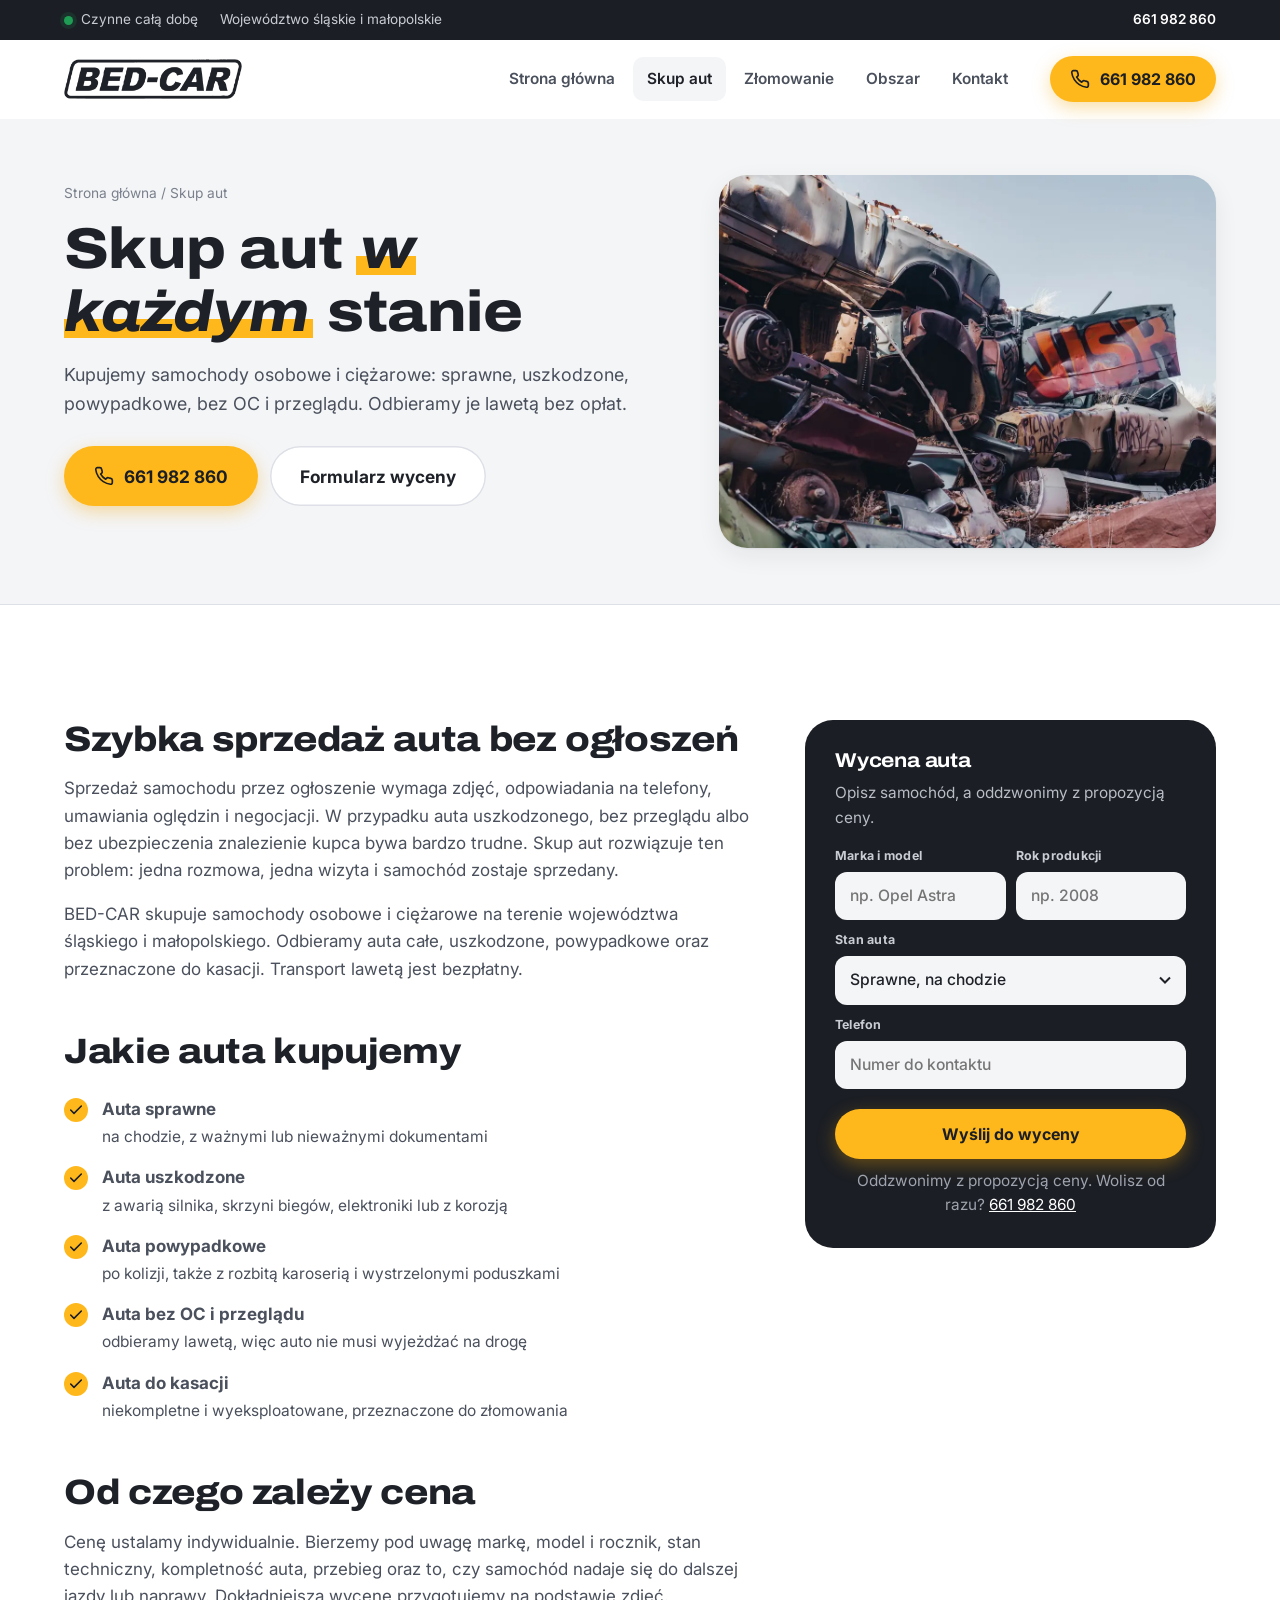
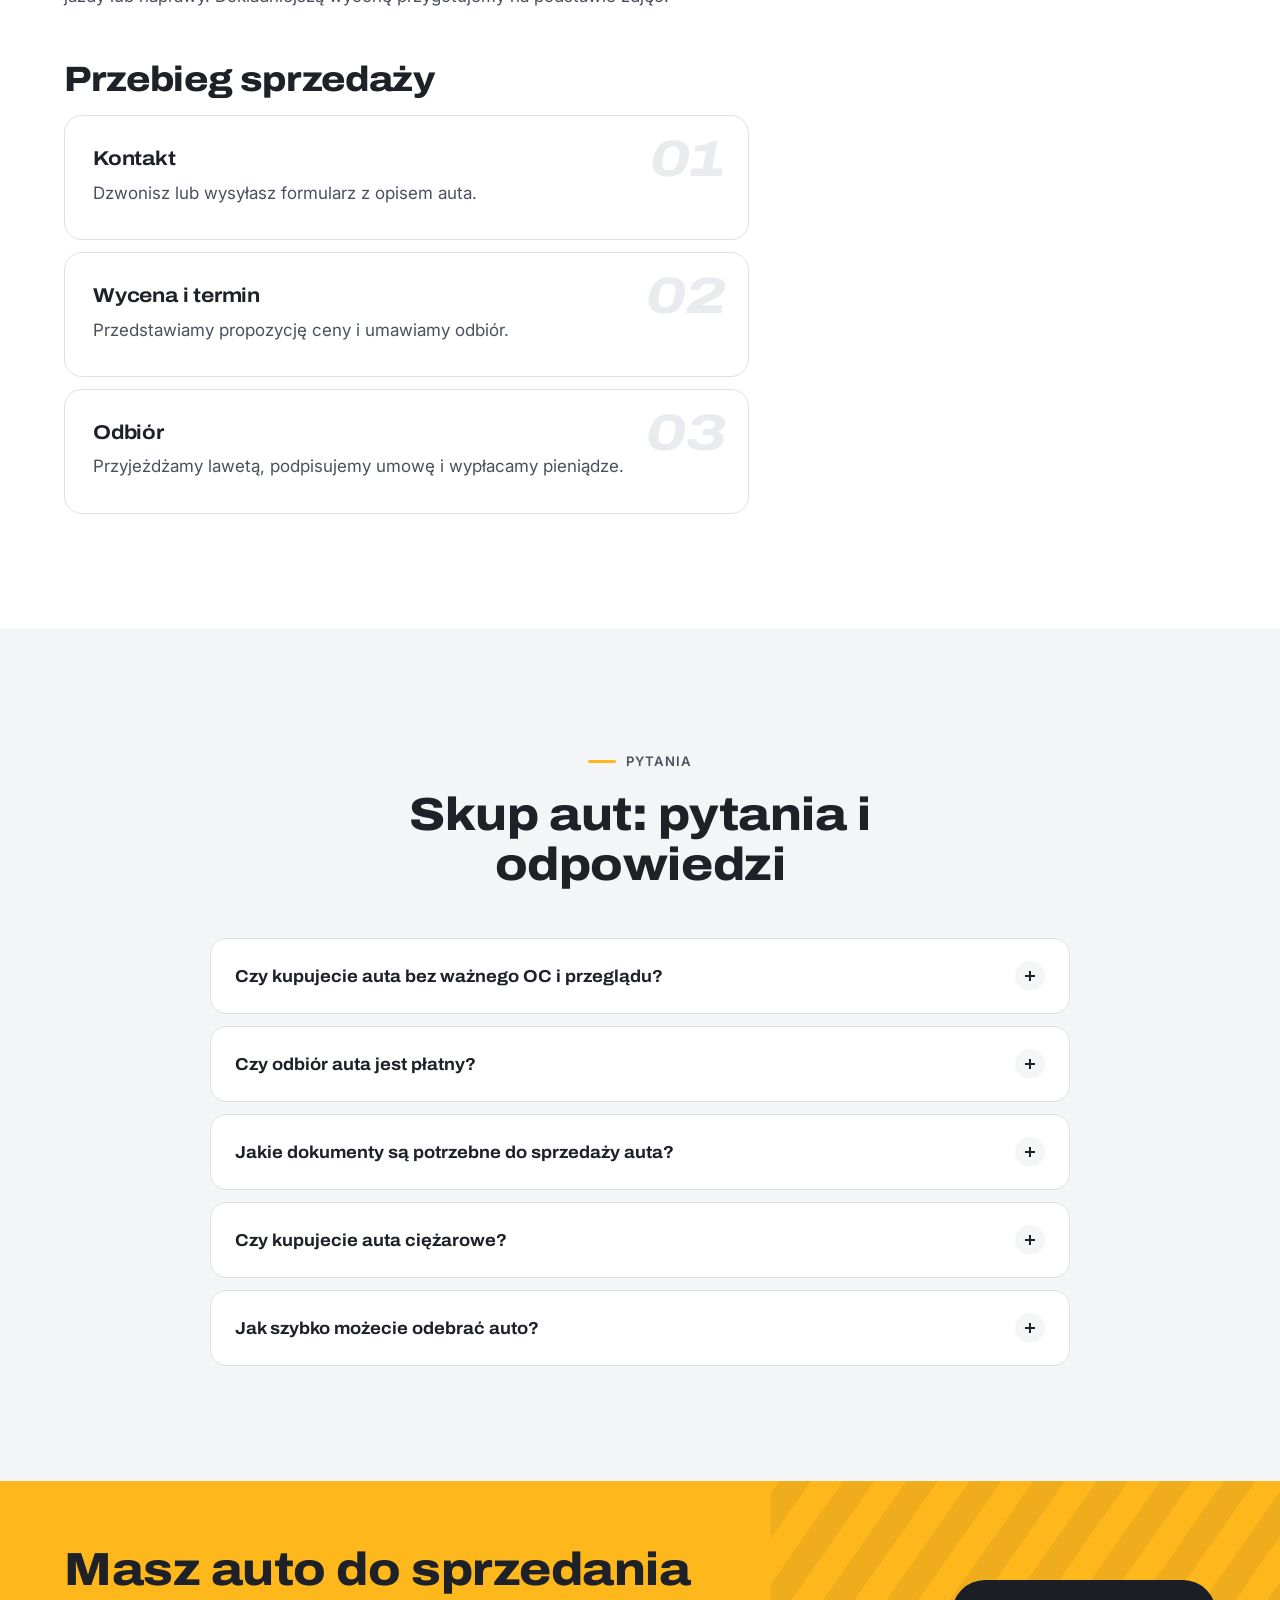
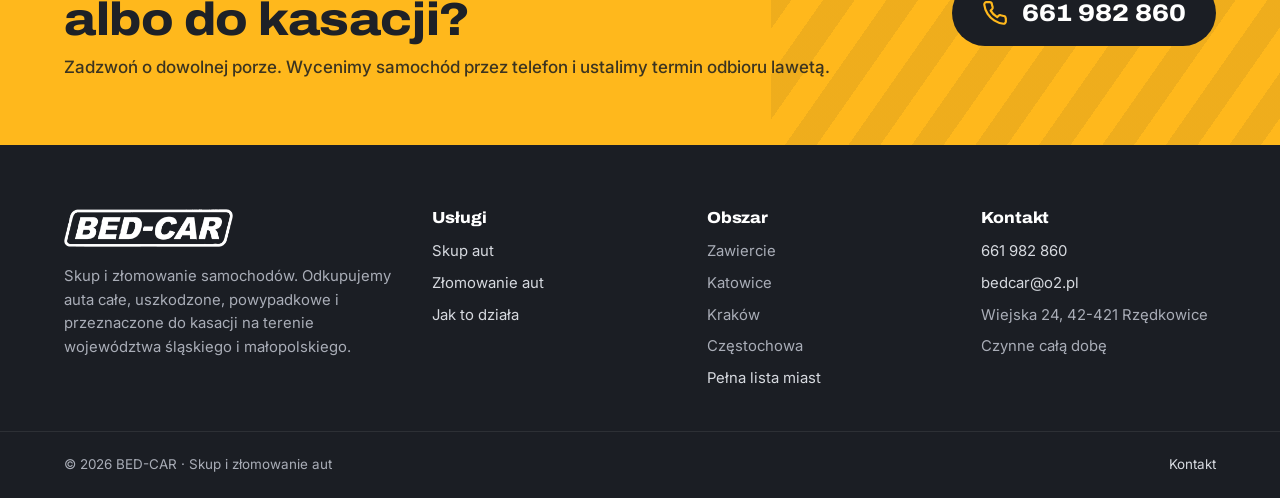
<file: skup-aut.html>
<!doctype html>
<html lang="pl">
<head>
<meta charset="utf-8">
<meta name="viewport" content="width=device-width, initial-scale=1">
<title>Skup aut za gotówkę: całe, uszkodzone, powypadkowe | BED-CAR</title>
<meta name="description" content="Skup samochodów osobowych i ciężarowych w każdym stanie na Śląsku i w Małopolsce. Bezpłatny odbiór lawetą. Tel. 661 982 860.">
<meta name="robots" content="noindex, nofollow">
<link rel="canonical" href="https://impulseo-pl.github.io/bed-car-skup-aut/skup-aut.html">
<meta property="og:type" content="website">
<meta property="og:locale" content="pl_PL">
<meta property="og:title" content="Skup aut za gotówkę: całe, uszkodzone, powypadkowe | BED-CAR">
<meta property="og:description" content="Skup samochodów osobowych i ciężarowych w każdym stanie na Śląsku i w Małopolsce. Bezpłatny odbiór lawetą. Tel. 661 982 860.">
<meta property="og:url" content="https://impulseo-pl.github.io/bed-car-skup-aut/skup-aut.html">
<meta property="og:image" content="https://impulseo-pl.github.io/bed-car-skup-aut/assets/img/og.jpg">
<meta name="twitter:card" content="summary_large_image">
<meta name="theme-color" content="#1b1e24">
<link rel="icon" type="image/png" href="assets/img/favicon.png">
<link rel="preconnect" href="https://fonts.googleapis.com">
<link rel="preconnect" href="https://fonts.gstatic.com" crossorigin>
<link rel="stylesheet" href="https://fonts.googleapis.com/css2?family=Archivo:ital,wdth,wght@0,62..125,600..900;1,62..125,700..900&family=Inter:wght@400;500;600;700&display=swap">
<link rel="stylesheet" href="assets/styles.css?v=7bf7ad4d">
<script type="application/ld+json">{"@context": "https://schema.org", "@graph": [{"@type": "AutomotiveBusiness", "@id": "https://impulseo-pl.github.io/bed-car-skup-aut/#firma", "name": "BED-CAR Skup i złomowanie aut", "url": "https://impulseo-pl.github.io/bed-car-skup-aut/", "telephone": "+48661982860", "email": "bedcar@o2.pl", "image": "https://impulseo-pl.github.io/bed-car-skup-aut/assets/img/og.jpg", "address": {"@type": "PostalAddress", "streetAddress": "Wiejska 24", "postalCode": "42-421", "addressLocality": "Rzędkowice", "addressCountry": "PL"}, "openingHoursSpecification": {"@type": "OpeningHoursSpecification", "dayOfWeek": ["Monday", "Tuesday", "Wednesday", "Thursday", "Friday", "Saturday", "Sunday"], "opens": "00:00", "closes": "23:59"}, "areaServed": [{"@type": "AdministrativeArea", "name": "województwo śląskie"}, {"@type": "AdministrativeArea", "name": "województwo małopolskie"}], "sameAs": ["https://www.facebook.com/profile.php?id=100083579265653"]}, {"@type": "WebPage", "url": "https://impulseo-pl.github.io/bed-car-skup-aut/skup-aut.html", "name": "Skup aut za gotówkę: całe, uszkodzone, powypadkowe | BED-CAR", "about": {"@id": "https://impulseo-pl.github.io/bed-car-skup-aut/#firma"}}, {"@type": "FAQPage", "mainEntity": [{"@type": "Question", "name": "Czy kupujecie auta bez ważnego OC i przeglądu?", "acceptedAnswer": {"@type": "Answer", "text": "Tak. Brak opłaconego OC i aktualnego badania technicznego nie przeszkadza w sprzedaży. Auto odbieramy lawetą, więc nie musi poruszać się po drodze o własnych siłach."}}, {"@type": "Question", "name": "Czy odbiór auta jest płatny?", "acceptedAnswer": {"@type": "Answer", "text": "Nie. Samochód odbieramy lawetą bezpłatnie z terenu województwa śląskiego i małopolskiego."}}, {"@type": "Question", "name": "Jakie dokumenty są potrzebne do sprzedaży auta?", "acceptedAnswer": {"@type": "Answer", "text": "Dowód rejestracyjny, karta pojazdu, jeśli była wydana, oraz dowód osobisty właściciela. Jeżeli auto ma kilku współwłaścicieli, każdy z nich musi podpisać umowę."}}, {"@type": "Question", "name": "Czy kupujecie auta ciężarowe?", "acceptedAnswer": {"@type": "Answer", "text": "Tak. Skupujemy samochody osobowe i ciężarowe, zarówno sprawne, jak i uszkodzone."}}, {"@type": "Question", "name": "Jak szybko możecie odebrać auto?", "acceptedAnswer": {"@type": "Answer", "text": "Termin odbioru ustalamy podczas rozmowy telefonicznej, dopasowując go do Twoich możliwości."}}]}]}</script>
</head>
<body>
<a class="skip" href="#tresc">Przejdź do treści</a>
<div class="topbar"><div class="wrap">
  <div class="tb-l"><span><i class="dot"></i> Czynne całą dobę</span><span class="tb-hide">Województwo śląskie i małopolskie</span></div>
  <a href="tel:+48661982860">661 982 860</a>
</div></div>
<header class="hdr" id="hdr"><div class="wrap">
  <a class="logo" href="index.html" aria-label="BED-CAR — strona główna"><img src="assets/img/logo-ciemne.png" alt="BED-CAR" width="640" height="144"></a>
  <nav class="nav" id="nav" aria-label="Menu główne"><a href="index.html">Strona główna</a><a href="skup-aut.html" aria-current="page">Skup aut</a><a href="zlomowanie-aut.html">Złomowanie</a><a href="index.html#obszar">Obszar</a><a href="kontakt.html">Kontakt</a></nav>
  <a class="btn btn-amber hdr-cta" href="tel:+48661982860"><svg viewBox="0 0 24 24" fill="none" stroke="currentColor" stroke-width="2" stroke-linecap="round" stroke-linejoin="round"><path d="M22 16.9v3a2 2 0 0 1-2.2 2 19.8 19.8 0 0 1-8.6-3.1 19.5 19.5 0 0 1-6-6A19.8 19.8 0 0 1 2.1 4.2 2 2 0 0 1 4.1 2h3a2 2 0 0 1 2 1.7c.1.9.4 1.8.7 2.7a2 2 0 0 1-.5 2.1L8 9.8a16 16 0 0 0 6 6l1.3-1.3a2 2 0 0 1 2.1-.4c.9.3 1.8.6 2.7.7a2 2 0 0 1 1.7 2z"/></svg> 661 982 860</a>
  <button class="burger" id="burger" aria-label="Menu" aria-expanded="false" aria-controls="nav"><span></span></button>
</div></header>
<main id="tresc">

<section class="ph"><div class="wrap">
  <div>
    <div class="crumbs"><a href="index.html">Strona główna</a> / Skup aut</div>
    <h1>Skup aut <em class="acc">w każdym</em> stanie</h1>
    <p class="lead">Kupujemy samochody osobowe i ciężarowe: sprawne, uszkodzone, powypadkowe, bez OC i przeglądu. Odbieramy je lawetą bez opłat.</p>
    <div class="hero-ctas"><a class="btn btn-amber btn-lg" href="tel:+48661982860"><svg viewBox="0 0 24 24" fill="none" stroke="currentColor" stroke-width="2" stroke-linecap="round" stroke-linejoin="round"><path d="M22 16.9v3a2 2 0 0 1-2.2 2 19.8 19.8 0 0 1-8.6-3.1 19.5 19.5 0 0 1-6-6A19.8 19.8 0 0 1 2.1 4.2 2 2 0 0 1 4.1 2h3a2 2 0 0 1 2 1.7c.1.9.4 1.8.7 2.7a2 2 0 0 1-.5 2.1L8 9.8a16 16 0 0 0 6 6l1.3-1.3a2 2 0 0 1 2.1-.4c.9.3 1.8.6 2.7.7a2 2 0 0 1 1.7 2z"/></svg> 661 982 860</a><a class="btn btn-ghost btn-lg" href="#wycena">Formularz wyceny</a></div>
  </div>
  <div class="ph-img"><img src="assets/img/kasacja.webp" alt="Uszkodzone samochody" width="1200" height="800" fetchpriority="high"></div>
</div></section>
<section class="sec"><div class="wrap cols2">
  <div class="prose">
    <h2 style="margin-top:0">Szybka sprzedaż auta bez ogłoszeń</h2>
    <p>Sprzedaż samochodu przez ogłoszenie wymaga zdjęć, odpowiadania na telefony, umawiania oględzin i negocjacji. W przypadku auta uszkodzonego, bez przeglądu albo bez ubezpieczenia znalezienie kupca bywa bardzo trudne. Skup aut rozwiązuje ten problem: jedna rozmowa, jedna wizyta i samochód zostaje sprzedany.</p>
    <p>BED-CAR skupuje samochody osobowe i ciężarowe na terenie województwa śląskiego i małopolskiego. Odbieramy auta całe, uszkodzone, powypadkowe oraz przeznaczone do kasacji. Transport lawetą jest bezpłatny.</p>
    <h2>Jakie auta kupujemy</h2>
    <ul class="list">
      <li><svg viewBox="0 0 24 24" fill="none" stroke="currentColor" stroke-width="2.4" stroke-linecap="round" stroke-linejoin="round"><path d="M20 6 9 17l-5-5"/></svg><div><b>Auta sprawne</b><span>na chodzie, z ważnymi lub nieważnymi dokumentami</span></div></li>
      <li><svg viewBox="0 0 24 24" fill="none" stroke="currentColor" stroke-width="2.4" stroke-linecap="round" stroke-linejoin="round"><path d="M20 6 9 17l-5-5"/></svg><div><b>Auta uszkodzone</b><span>z awarią silnika, skrzyni biegów, elektroniki lub z korozją</span></div></li>
      <li><svg viewBox="0 0 24 24" fill="none" stroke="currentColor" stroke-width="2.4" stroke-linecap="round" stroke-linejoin="round"><path d="M20 6 9 17l-5-5"/></svg><div><b>Auta powypadkowe</b><span>po kolizji, także z rozbitą karoserią i wystrzelonymi poduszkami</span></div></li>
      <li><svg viewBox="0 0 24 24" fill="none" stroke="currentColor" stroke-width="2.4" stroke-linecap="round" stroke-linejoin="round"><path d="M20 6 9 17l-5-5"/></svg><div><b>Auta bez OC i przeglądu</b><span>odbieramy lawetą, więc auto nie musi wyjeżdżać na drogę</span></div></li>
      <li><svg viewBox="0 0 24 24" fill="none" stroke="currentColor" stroke-width="2.4" stroke-linecap="round" stroke-linejoin="round"><path d="M20 6 9 17l-5-5"/></svg><div><b>Auta do kasacji</b><span>niekompletne i wyeksploatowane, przeznaczone do złomowania</span></div></li>
    </ul>
    <h2>Od czego zależy cena</h2>
    <p>Cenę ustalamy indywidualnie. Bierzemy pod uwagę markę, model i rocznik, stan techniczny, kompletność auta, przebieg oraz to, czy samochód nadaje się do dalszej jazdy lub naprawy. Dokładniejszą wycenę przygotujemy na podstawie zdjęć.</p>
    <h2>Przebieg sprzedaży</h2>
    <div class="steps" style="grid-template-columns:1fr;gap:12px">
      <div class="step"><h3>Kontakt</h3><p>Dzwonisz lub wysyłasz formularz z opisem auta.</p></div>
      <div class="step"><h3>Wycena i termin</h3><p>Przedstawiamy propozycję ceny i umawiamy odbiór.</p></div>
      <div class="step"><h3>Odbiór</h3><p>Przyjeżdżamy lawetą, podpisujemy umowę i wypłacamy pieniądze.</p></div>
    </div>
  </div>
  <aside class="aside-card" id="wycena">
    <h3>Wycena auta</h3>
    <p>Opisz samochód, a oddzwonimy z propozycją ceny.</p>
    <form class="js-form" novalidate>
  <div class="form-body">
    <div class="f-row">
      <div class="field"><label for="skup-marka">Marka i model</label><input id="skup-marka" name="auto" placeholder="np. Opel Astra" required></div>
      <div class="field"><label for="skup-rok">Rok produkcji</label><input id="skup-rok" name="rok" inputmode="numeric" placeholder="np. 2008"></div>
    </div>
    <div class="field"><label for="skup-stan">Stan auta</label>
      <select id="skup-stan" name="stan"><option>Sprawne, na chodzie</option><option>Uszkodzone</option><option>Powypadkowe</option><option>Niesprawne, do kasacji</option><option>Bez ważnego OC lub przeglądu</option></select></div>
    <div class="field"><label for="skup-tel">Telefon</label><input id="skup-tel" name="telefon" type="tel" inputmode="tel" placeholder="Numer do kontaktu" required></div>
    
    <button class="btn btn-amber" type="submit">Wyślij do wyceny</button>
    <p class="form-note">Oddzwonimy z propozycją ceny. Wolisz od razu? <a href="tel:+48661982860">661 982 860</a></p>
  </div>
  <div class="form-ok" role="status"><svg viewBox="0 0 24 24" fill="none" stroke="currentColor" stroke-width="2.4" stroke-linecap="round" stroke-linejoin="round"><path d="M20 6 9 17l-5-5"/></svg><h3>Dziękujemy, zgłoszenie przyjęte</h3><p>W wersji demonstracyjnej formularz niczego nie wysyła. Na docelowej stronie zgłoszenie trafi od razu na skrzynkę i telefon firmy.</p></div>
</form>
  </aside>
</div></section>
<section class="sec sec-grey"><div class="wrap">
  <div class="sec-head center rv"><span class="eyebrow">Pytania</span><h2>Skup aut: pytania i odpowiedzi</h2></div>
  <div class="faq"><details class="rv"><summary>Czy kupujecie auta bez ważnego OC i przeglądu?</summary><p>Tak. Brak opłaconego OC i aktualnego badania technicznego nie przeszkadza w sprzedaży. Auto odbieramy lawetą, więc nie musi poruszać się po drodze o własnych siłach.</p></details><details class="rv"><summary>Czy odbiór auta jest płatny?</summary><p>Nie. Samochód odbieramy lawetą bezpłatnie z terenu województwa śląskiego i małopolskiego.</p></details><details class="rv"><summary>Jakie dokumenty są potrzebne do sprzedaży auta?</summary><p>Dowód rejestracyjny, karta pojazdu, jeśli była wydana, oraz dowód osobisty właściciela. Jeżeli auto ma kilku współwłaścicieli, każdy z nich musi podpisać umowę.</p></details><details class="rv"><summary>Czy kupujecie auta ciężarowe?</summary><p>Tak. Skupujemy samochody osobowe i ciężarowe, zarówno sprawne, jak i uszkodzone.</p></details><details class="rv"><summary>Jak szybko możecie odebrać auto?</summary><p>Termin odbioru ustalamy podczas rozmowy telefonicznej, dopasowując go do Twoich możliwości.</p></details></div>
</div></section>
</main>
<section class="cta"><div class="wrap">
  <div>
    <h2>Masz auto do sprzedania albo do kasacji?</h2>
    <p>Zadzwoń o dowolnej porze. Wycenimy samochód przez telefon i ustalimy termin odbioru lawetą.</p>
  </div>
  <a class="phone-big" href="tel:+48661982860"><svg viewBox="0 0 24 24" fill="none" stroke="currentColor" stroke-width="2" stroke-linecap="round" stroke-linejoin="round"><path d="M22 16.9v3a2 2 0 0 1-2.2 2 19.8 19.8 0 0 1-8.6-3.1 19.5 19.5 0 0 1-6-6A19.8 19.8 0 0 1 2.1 4.2 2 2 0 0 1 4.1 2h3a2 2 0 0 1 2 1.7c.1.9.4 1.8.7 2.7a2 2 0 0 1-.5 2.1L8 9.8a16 16 0 0 0 6 6l1.3-1.3a2 2 0 0 1 2.1-.4c.9.3 1.8.6 2.7.7a2 2 0 0 1 1.7 2z"/></svg> 661 982 860</a>
</div></section>
<footer class="ftr">
  <div class="wrap">
    <div>
      <img src="assets/img/logo-jasne.png" alt="BED-CAR" width="640" height="144" loading="lazy">
      <p>Skup i złomowanie samochodów. Odkupujemy auta całe, uszkodzone, powypadkowe i przeznaczone do kasacji na terenie województwa śląskiego i małopolskiego.</p>
    </div>
    <div>
      <h4>Usługi</h4>
      <ul><li><a href="skup-aut.html">Skup aut</a></li><li><a href="zlomowanie-aut.html">Złomowanie aut</a></li><li><a href="index.html#proces">Jak to działa</a></li></ul>
    </div>
    <div>
      <h4>Obszar</h4>
      <ul><li>Zawiercie</li><li>Katowice</li><li>Kraków</li><li>Częstochowa</li><li><a href="index.html#obszar">Pełna lista miast</a></li></ul>
    </div>
    <div>
      <h4>Kontakt</h4>
      <ul><li><a href="tel:+48661982860">661 982 860</a></li><li><a href="mailto:bedcar@o2.pl">bedcar@o2.pl</a></li><li>Wiejska 24, 42-421 Rzędkowice</li><li>Czynne całą dobę</li></ul>
    </div>
  </div>
  <div class="ftr-bottom"><div class="wrap"><span>© 2026 BED-CAR · Skup i złomowanie aut</span><a href="kontakt.html">Kontakt</a></div></div>
</footer>
<div class="mbar">
  <a class="btn btn-amber" href="tel:+48661982860"><svg viewBox="0 0 24 24" fill="none" stroke="currentColor" stroke-width="2" stroke-linecap="round" stroke-linejoin="round"><path d="M22 16.9v3a2 2 0 0 1-2.2 2 19.8 19.8 0 0 1-8.6-3.1 19.5 19.5 0 0 1-6-6A19.8 19.8 0 0 1 2.1 4.2 2 2 0 0 1 4.1 2h3a2 2 0 0 1 2 1.7c.1.9.4 1.8.7 2.7a2 2 0 0 1-.5 2.1L8 9.8a16 16 0 0 0 6 6l1.3-1.3a2 2 0 0 1 2.1-.4c.9.3 1.8.6 2.7.7a2 2 0 0 1 1.7 2z"/></svg> Zadzwoń</a>
  <a class="btn btn-dark" href="#wycena">Wyceń auto</a>
</div>
<script src="assets/main.js?v=c32b8dcb" defer></script>
</body>
</html>
</file>
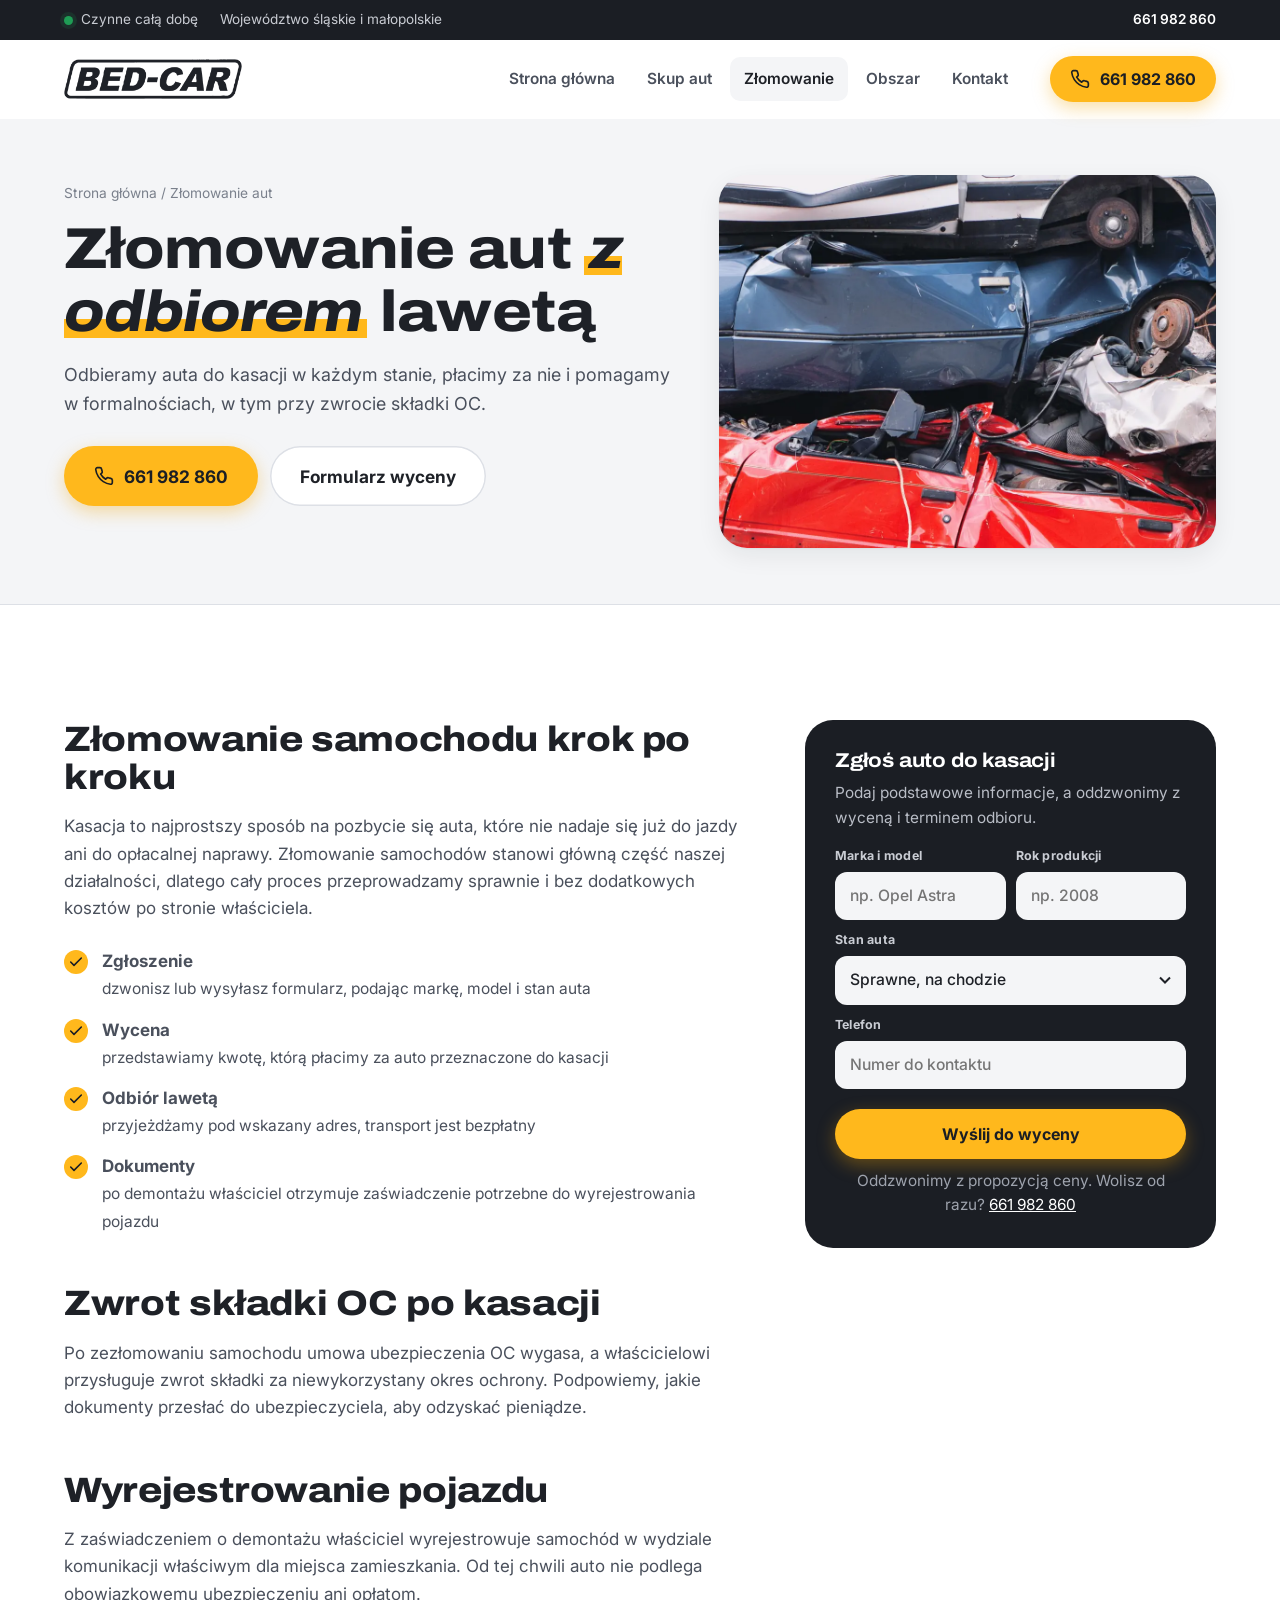
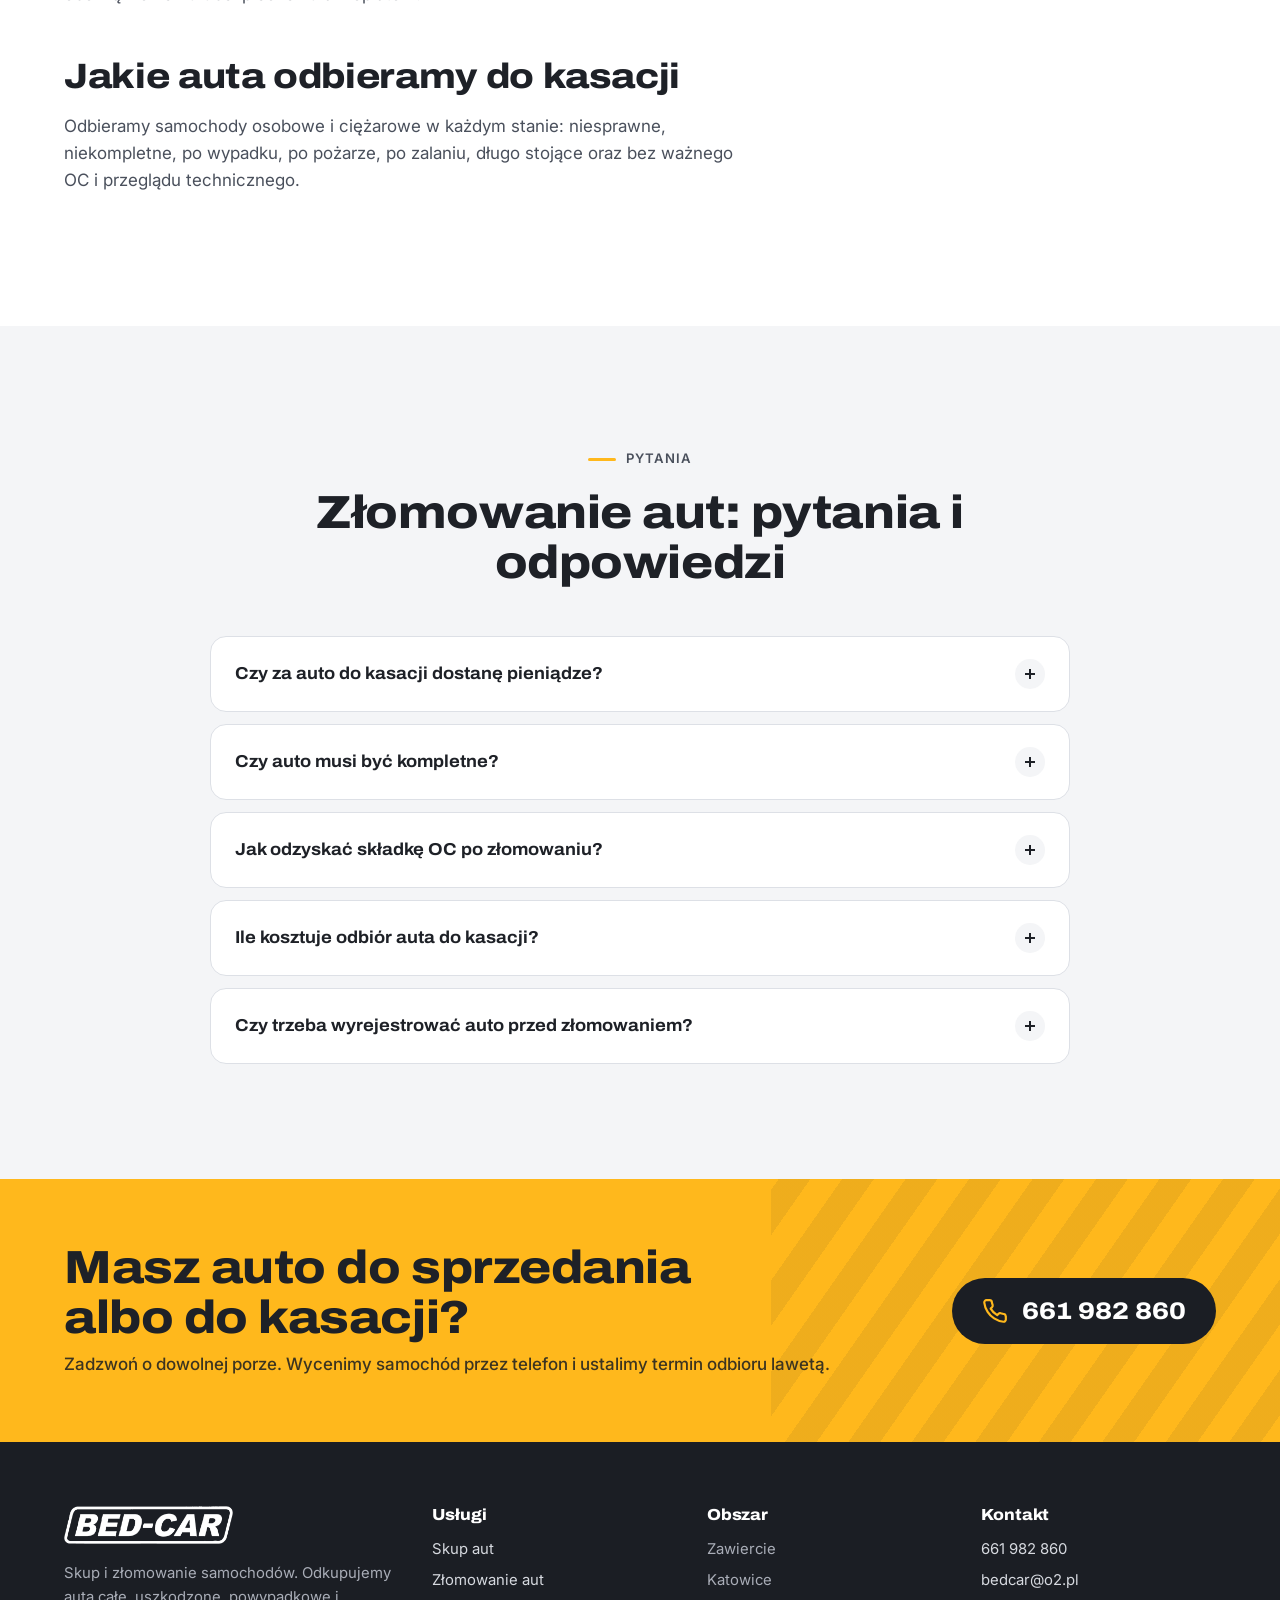
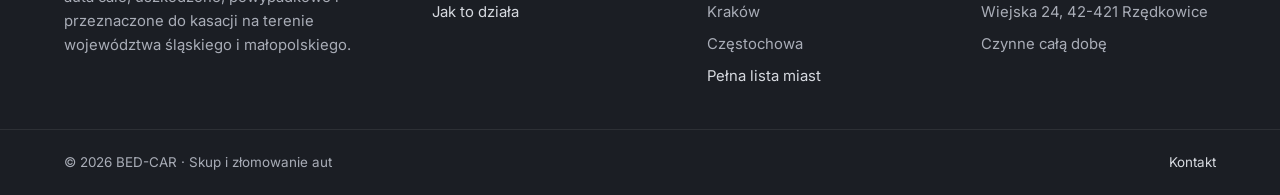
<file: zlomowanie-aut.html>
<!doctype html>
<html lang="pl">
<head>
<meta charset="utf-8">
<meta name="viewport" content="width=device-width, initial-scale=1">
<title>Złomowanie aut, kasacja pojazdów, zwrot OC | BED-CAR</title>
<meta name="description" content="Złomowanie samochodów na Śląsku i w Małopolsce. Płacimy za auto do kasacji, odbiór lawetą gratis, pomoc przy zwrocie składki OC. Tel. 661 982 860.">
<meta name="robots" content="noindex, nofollow">
<link rel="canonical" href="https://impulseo-pl.github.io/bed-car-skup-aut/zlomowanie-aut.html">
<meta property="og:type" content="website">
<meta property="og:locale" content="pl_PL">
<meta property="og:title" content="Złomowanie aut, kasacja pojazdów, zwrot OC | BED-CAR">
<meta property="og:description" content="Złomowanie samochodów na Śląsku i w Małopolsce. Płacimy za auto do kasacji, odbiór lawetą gratis, pomoc przy zwrocie składki OC. Tel. 661 982 860.">
<meta property="og:url" content="https://impulseo-pl.github.io/bed-car-skup-aut/zlomowanie-aut.html">
<meta property="og:image" content="https://impulseo-pl.github.io/bed-car-skup-aut/assets/img/og.jpg">
<meta name="twitter:card" content="summary_large_image">
<meta name="theme-color" content="#1b1e24">
<link rel="icon" type="image/png" href="assets/img/favicon.png">
<link rel="preconnect" href="https://fonts.googleapis.com">
<link rel="preconnect" href="https://fonts.gstatic.com" crossorigin>
<link rel="stylesheet" href="https://fonts.googleapis.com/css2?family=Archivo:ital,wdth,wght@0,62..125,600..900;1,62..125,700..900&family=Inter:wght@400;500;600;700&display=swap">
<link rel="stylesheet" href="assets/styles.css?v=7bf7ad4d">
<script type="application/ld+json">{"@context": "https://schema.org", "@graph": [{"@type": "AutomotiveBusiness", "@id": "https://impulseo-pl.github.io/bed-car-skup-aut/#firma", "name": "BED-CAR Skup i złomowanie aut", "url": "https://impulseo-pl.github.io/bed-car-skup-aut/", "telephone": "+48661982860", "email": "bedcar@o2.pl", "image": "https://impulseo-pl.github.io/bed-car-skup-aut/assets/img/og.jpg", "address": {"@type": "PostalAddress", "streetAddress": "Wiejska 24", "postalCode": "42-421", "addressLocality": "Rzędkowice", "addressCountry": "PL"}, "openingHoursSpecification": {"@type": "OpeningHoursSpecification", "dayOfWeek": ["Monday", "Tuesday", "Wednesday", "Thursday", "Friday", "Saturday", "Sunday"], "opens": "00:00", "closes": "23:59"}, "areaServed": [{"@type": "AdministrativeArea", "name": "województwo śląskie"}, {"@type": "AdministrativeArea", "name": "województwo małopolskie"}], "sameAs": ["https://www.facebook.com/profile.php?id=100083579265653"]}, {"@type": "WebPage", "url": "https://impulseo-pl.github.io/bed-car-skup-aut/zlomowanie-aut.html", "name": "Złomowanie aut, kasacja pojazdów, zwrot OC | BED-CAR", "about": {"@id": "https://impulseo-pl.github.io/bed-car-skup-aut/#firma"}}, {"@type": "FAQPage", "mainEntity": [{"@type": "Question", "name": "Czy za auto do kasacji dostanę pieniądze?", "acceptedAnswer": {"@type": "Answer", "text": "Tak. Za samochód przeznaczony do złomowania płacimy. Kwota zależy od masy, kompletności i stanu pojazdu."}}, {"@type": "Question", "name": "Czy auto musi być kompletne?", "acceptedAnswer": {"@type": "Answer", "text": "Nie. Odbieramy także samochody niekompletne, bez kół, bez silnika lub po pożarze. Przy zgłoszeniu warto opisać, czego brakuje."}}, {"@type": "Question", "name": "Jak odzyskać składkę OC po złomowaniu?", "acceptedAnswer": {"@type": "Answer", "text": "Po sprzedaży lub złomowaniu auta można odzyskać niewykorzystaną część składki OC. Pomagamy w formalnościach związanych ze zwrotem składki."}}, {"@type": "Question", "name": "Ile kosztuje odbiór auta do kasacji?", "acceptedAnswer": {"@type": "Answer", "text": "Odbiór lawetą jest bezpłatny na terenie województwa śląskiego i małopolskiego."}}, {"@type": "Question", "name": "Czy trzeba wyrejestrować auto przed złomowaniem?", "acceptedAnswer": {"@type": "Answer", "text": "Nie. Auto wyrejestrowuje się dopiero po kasacji, na podstawie zaświadczenia o demontażu pojazdu."}}]}]}</script>
</head>
<body>
<a class="skip" href="#tresc">Przejdź do treści</a>
<div class="topbar"><div class="wrap">
  <div class="tb-l"><span><i class="dot"></i> Czynne całą dobę</span><span class="tb-hide">Województwo śląskie i małopolskie</span></div>
  <a href="tel:+48661982860">661 982 860</a>
</div></div>
<header class="hdr" id="hdr"><div class="wrap">
  <a class="logo" href="index.html" aria-label="BED-CAR — strona główna"><img src="assets/img/logo-ciemne.png" alt="BED-CAR" width="640" height="144"></a>
  <nav class="nav" id="nav" aria-label="Menu główne"><a href="index.html">Strona główna</a><a href="skup-aut.html">Skup aut</a><a href="zlomowanie-aut.html" aria-current="page">Złomowanie</a><a href="index.html#obszar">Obszar</a><a href="kontakt.html">Kontakt</a></nav>
  <a class="btn btn-amber hdr-cta" href="tel:+48661982860"><svg viewBox="0 0 24 24" fill="none" stroke="currentColor" stroke-width="2" stroke-linecap="round" stroke-linejoin="round"><path d="M22 16.9v3a2 2 0 0 1-2.2 2 19.8 19.8 0 0 1-8.6-3.1 19.5 19.5 0 0 1-6-6A19.8 19.8 0 0 1 2.1 4.2 2 2 0 0 1 4.1 2h3a2 2 0 0 1 2 1.7c.1.9.4 1.8.7 2.7a2 2 0 0 1-.5 2.1L8 9.8a16 16 0 0 0 6 6l1.3-1.3a2 2 0 0 1 2.1-.4c.9.3 1.8.6 2.7.7a2 2 0 0 1 1.7 2z"/></svg> 661 982 860</a>
  <button class="burger" id="burger" aria-label="Menu" aria-expanded="false" aria-controls="nav"><span></span></button>
</div></header>
<main id="tresc">

<section class="ph"><div class="wrap">
  <div>
    <div class="crumbs"><a href="index.html">Strona główna</a> / Złomowanie aut</div>
    <h1>Złomowanie aut <em class="acc">z odbiorem</em> lawetą</h1>
    <p class="lead">Odbieramy auta do kasacji w każdym stanie, płacimy za nie i pomagamy w formalnościach, w tym przy zwrocie składki OC.</p>
    <div class="hero-ctas"><a class="btn btn-amber btn-lg" href="tel:+48661982860"><svg viewBox="0 0 24 24" fill="none" stroke="currentColor" stroke-width="2" stroke-linecap="round" stroke-linejoin="round"><path d="M22 16.9v3a2 2 0 0 1-2.2 2 19.8 19.8 0 0 1-8.6-3.1 19.5 19.5 0 0 1-6-6A19.8 19.8 0 0 1 2.1 4.2 2 2 0 0 1 4.1 2h3a2 2 0 0 1 2 1.7c.1.9.4 1.8.7 2.7a2 2 0 0 1-.5 2.1L8 9.8a16 16 0 0 0 6 6l1.3-1.3a2 2 0 0 1 2.1-.4c.9.3 1.8.6 2.7.7a2 2 0 0 1 1.7 2z"/></svg> 661 982 860</a><a class="btn btn-ghost btn-lg" href="#wycena">Formularz wyceny</a></div>
  </div>
  <div class="ph-img"><img src="assets/img/zlomowanie.webp" alt="Samochody przeznaczone do kasacji" width="1200" height="800" fetchpriority="high"></div>
</div></section>
<section class="sec"><div class="wrap cols2">
  <div class="prose">
    <h2 style="margin-top:0">Złomowanie samochodu krok po kroku</h2>
    <p>Kasacja to najprostszy sposób na pozbycie się auta, które nie nadaje się już do jazdy ani do opłacalnej naprawy. Złomowanie samochodów stanowi główną część naszej działalności, dlatego cały proces przeprowadzamy sprawnie i bez dodatkowych kosztów po stronie właściciela.</p>
    <ul class="list">
      <li><svg viewBox="0 0 24 24" fill="none" stroke="currentColor" stroke-width="2.4" stroke-linecap="round" stroke-linejoin="round"><path d="M20 6 9 17l-5-5"/></svg><div><b>Zgłoszenie</b><span>dzwonisz lub wysyłasz formularz, podając markę, model i stan auta</span></div></li>
      <li><svg viewBox="0 0 24 24" fill="none" stroke="currentColor" stroke-width="2.4" stroke-linecap="round" stroke-linejoin="round"><path d="M20 6 9 17l-5-5"/></svg><div><b>Wycena</b><span>przedstawiamy kwotę, którą płacimy za auto przeznaczone do kasacji</span></div></li>
      <li><svg viewBox="0 0 24 24" fill="none" stroke="currentColor" stroke-width="2.4" stroke-linecap="round" stroke-linejoin="round"><path d="M20 6 9 17l-5-5"/></svg><div><b>Odbiór lawetą</b><span>przyjeżdżamy pod wskazany adres, transport jest bezpłatny</span></div></li>
      <li><svg viewBox="0 0 24 24" fill="none" stroke="currentColor" stroke-width="2.4" stroke-linecap="round" stroke-linejoin="round"><path d="M20 6 9 17l-5-5"/></svg><div><b>Dokumenty</b><span>po demontażu właściciel otrzymuje zaświadczenie potrzebne do wyrejestrowania pojazdu</span></div></li>
    </ul>
    <h2>Zwrot składki OC po kasacji</h2>
    <p>Po zezłomowaniu samochodu umowa ubezpieczenia OC wygasa, a właścicielowi przysługuje zwrot składki za niewykorzystany okres ochrony. Podpowiemy, jakie dokumenty przesłać do ubezpieczyciela, aby odzyskać pieniądze.</p>
    <h2>Wyrejestrowanie pojazdu</h2>
    <p>Z zaświadczeniem o demontażu właściciel wyrejestrowuje samochód w wydziale komunikacji właściwym dla miejsca zamieszkania. Od tej chwili auto nie podlega obowiązkowemu ubezpieczeniu ani opłatom.</p>
    <h2>Jakie auta odbieramy do kasacji</h2>
    <p>Odbieramy samochody osobowe i ciężarowe w każdym stanie: niesprawne, niekompletne, po wypadku, po pożarze, po zalaniu, długo stojące oraz bez ważnego OC i przeglądu technicznego.</p>
  </div>
  <aside class="aside-card" id="wycena">
    <h3>Zgłoś auto do kasacji</h3>
    <p>Podaj podstawowe informacje, a oddzwonimy z wyceną i terminem odbioru.</p>
    <form class="js-form" novalidate>
  <div class="form-body">
    <div class="f-row">
      <div class="field"><label for="zlom-marka">Marka i model</label><input id="zlom-marka" name="auto" placeholder="np. Opel Astra" required></div>
      <div class="field"><label for="zlom-rok">Rok produkcji</label><input id="zlom-rok" name="rok" inputmode="numeric" placeholder="np. 2008"></div>
    </div>
    <div class="field"><label for="zlom-stan">Stan auta</label>
      <select id="zlom-stan" name="stan"><option>Sprawne, na chodzie</option><option>Uszkodzone</option><option>Powypadkowe</option><option>Niesprawne, do kasacji</option><option>Bez ważnego OC lub przeglądu</option></select></div>
    <div class="field"><label for="zlom-tel">Telefon</label><input id="zlom-tel" name="telefon" type="tel" inputmode="tel" placeholder="Numer do kontaktu" required></div>
    
    <button class="btn btn-amber" type="submit">Wyślij do wyceny</button>
    <p class="form-note">Oddzwonimy z propozycją ceny. Wolisz od razu? <a href="tel:+48661982860">661 982 860</a></p>
  </div>
  <div class="form-ok" role="status"><svg viewBox="0 0 24 24" fill="none" stroke="currentColor" stroke-width="2.4" stroke-linecap="round" stroke-linejoin="round"><path d="M20 6 9 17l-5-5"/></svg><h3>Dziękujemy, zgłoszenie przyjęte</h3><p>W wersji demonstracyjnej formularz niczego nie wysyła. Na docelowej stronie zgłoszenie trafi od razu na skrzynkę i telefon firmy.</p></div>
</form>
  </aside>
</div></section>
<section class="sec sec-grey"><div class="wrap">
  <div class="sec-head center rv"><span class="eyebrow">Pytania</span><h2>Złomowanie aut: pytania i odpowiedzi</h2></div>
  <div class="faq"><details class="rv"><summary>Czy za auto do kasacji dostanę pieniądze?</summary><p>Tak. Za samochód przeznaczony do złomowania płacimy. Kwota zależy od masy, kompletności i stanu pojazdu.</p></details><details class="rv"><summary>Czy auto musi być kompletne?</summary><p>Nie. Odbieramy także samochody niekompletne, bez kół, bez silnika lub po pożarze. Przy zgłoszeniu warto opisać, czego brakuje.</p></details><details class="rv"><summary>Jak odzyskać składkę OC po złomowaniu?</summary><p>Po sprzedaży lub złomowaniu auta można odzyskać niewykorzystaną część składki OC. Pomagamy w formalnościach związanych ze zwrotem składki.</p></details><details class="rv"><summary>Ile kosztuje odbiór auta do kasacji?</summary><p>Odbiór lawetą jest bezpłatny na terenie województwa śląskiego i małopolskiego.</p></details><details class="rv"><summary>Czy trzeba wyrejestrować auto przed złomowaniem?</summary><p>Nie. Auto wyrejestrowuje się dopiero po kasacji, na podstawie zaświadczenia o demontażu pojazdu.</p></details></div>
</div></section>
</main>
<section class="cta"><div class="wrap">
  <div>
    <h2>Masz auto do sprzedania albo do kasacji?</h2>
    <p>Zadzwoń o dowolnej porze. Wycenimy samochód przez telefon i ustalimy termin odbioru lawetą.</p>
  </div>
  <a class="phone-big" href="tel:+48661982860"><svg viewBox="0 0 24 24" fill="none" stroke="currentColor" stroke-width="2" stroke-linecap="round" stroke-linejoin="round"><path d="M22 16.9v3a2 2 0 0 1-2.2 2 19.8 19.8 0 0 1-8.6-3.1 19.5 19.5 0 0 1-6-6A19.8 19.8 0 0 1 2.1 4.2 2 2 0 0 1 4.1 2h3a2 2 0 0 1 2 1.7c.1.9.4 1.8.7 2.7a2 2 0 0 1-.5 2.1L8 9.8a16 16 0 0 0 6 6l1.3-1.3a2 2 0 0 1 2.1-.4c.9.3 1.8.6 2.7.7a2 2 0 0 1 1.7 2z"/></svg> 661 982 860</a>
</div></section>
<footer class="ftr">
  <div class="wrap">
    <div>
      <img src="assets/img/logo-jasne.png" alt="BED-CAR" width="640" height="144" loading="lazy">
      <p>Skup i złomowanie samochodów. Odkupujemy auta całe, uszkodzone, powypadkowe i przeznaczone do kasacji na terenie województwa śląskiego i małopolskiego.</p>
    </div>
    <div>
      <h4>Usługi</h4>
      <ul><li><a href="skup-aut.html">Skup aut</a></li><li><a href="zlomowanie-aut.html">Złomowanie aut</a></li><li><a href="index.html#proces">Jak to działa</a></li></ul>
    </div>
    <div>
      <h4>Obszar</h4>
      <ul><li>Zawiercie</li><li>Katowice</li><li>Kraków</li><li>Częstochowa</li><li><a href="index.html#obszar">Pełna lista miast</a></li></ul>
    </div>
    <div>
      <h4>Kontakt</h4>
      <ul><li><a href="tel:+48661982860">661 982 860</a></li><li><a href="mailto:bedcar@o2.pl">bedcar@o2.pl</a></li><li>Wiejska 24, 42-421 Rzędkowice</li><li>Czynne całą dobę</li></ul>
    </div>
  </div>
  <div class="ftr-bottom"><div class="wrap"><span>© 2026 BED-CAR · Skup i złomowanie aut</span><a href="kontakt.html">Kontakt</a></div></div>
</footer>
<div class="mbar">
  <a class="btn btn-amber" href="tel:+48661982860"><svg viewBox="0 0 24 24" fill="none" stroke="currentColor" stroke-width="2" stroke-linecap="round" stroke-linejoin="round"><path d="M22 16.9v3a2 2 0 0 1-2.2 2 19.8 19.8 0 0 1-8.6-3.1 19.5 19.5 0 0 1-6-6A19.8 19.8 0 0 1 2.1 4.2 2 2 0 0 1 4.1 2h3a2 2 0 0 1 2 1.7c.1.9.4 1.8.7 2.7a2 2 0 0 1-.5 2.1L8 9.8a16 16 0 0 0 6 6l1.3-1.3a2 2 0 0 1 2.1-.4c.9.3 1.8.6 2.7.7a2 2 0 0 1 1.7 2z"/></svg> Zadzwoń</a>
  <a class="btn btn-dark" href="#wycena">Wyceń auto</a>
</div>
<script src="assets/main.js?v=c32b8dcb" defer></script>
</body>
</html>
</file>
<file: assets/styles.css>
/* BED-CAR — skup i złomowanie aut. Paleta: biel, chłodne szarości, grafit z logo + bursztyn świateł lawety. */
:root{
  --bg:#ffffff;
  --bg-2:#f4f5f7;
  --bg-3:#e9ebef;
  --line:#dde0e6;
  --ink:#1e2127;
  --ink-2:#4a505c;
  --ink-3:#7a808c;
  --graphite:#1b1e24;
  --graphite-2:#262a32;
  --amber:#ffb81c;
  --amber-2:#f2a200;
  --amber-soft:#fff3d6;
  --ok:#1f9d55;
  --r:18px;
  --r-lg:28px;
  --sh:0 1px 2px rgba(20,24,32,.05),0 8px 24px rgba(20,24,32,.07);
  --sh-lg:0 2px 6px rgba(20,24,32,.06),0 24px 60px rgba(20,24,32,.14);
  --wrap:1200px;
  --f-head:'Archivo',system-ui,-apple-system,'Segoe UI',sans-serif;
  --f-body:'Inter',system-ui,-apple-system,'Segoe UI',sans-serif;
}
*,*::before,*::after{box-sizing:border-box}
html{scroll-behavior:smooth;-webkit-text-size-adjust:100%}
body{margin:0;font-family:var(--f-body);font-size:17px;line-height:1.6;color:var(--ink);background:var(--bg);-webkit-font-smoothing:antialiased}
img,svg{display:block;max-width:100%}
img{height:auto}
a{color:inherit}
h1,h2,h3,h4{font-family:var(--f-head);font-stretch:112%;line-height:1.08;margin:0 0 .5em;letter-spacing:-.01em;font-weight:800}
h1{font-size:clamp(2.3rem, 1.4rem + 3.6vw, 4.3rem)}
h2{font-size:clamp(1.8rem, 1.3rem + 2vw, 2.9rem)}
h3{font-size:1.25rem;font-weight:700}
p{margin:0 0 1em}
em.acc{font-style:italic;color:var(--ink);background:linear-gradient(transparent 62%,var(--amber) 62%,var(--amber) 92%,transparent 92%);padding:0 .08em}
.wrap{max-width:var(--wrap);margin:0 auto;padding-inline:24px}
.sr{position:absolute;width:1px;height:1px;overflow:hidden;clip:rect(0 0 0 0);white-space:nowrap}
.skip{position:absolute;left:12px;top:-60px;background:var(--ink);color:#fff;padding:10px 16px;border-radius:10px;z-index:100}
.skip:focus{top:12px}

/* przyciski */
.btn{display:inline-flex;align-items:center;justify-content:center;gap:10px;font:700 1rem/1 var(--f-body);padding:17px 26px;border-radius:999px;border:0;cursor:pointer;text-decoration:none;transition:transform .15s ease,background .2s ease,box-shadow .2s ease;white-space:nowrap}
.btn svg{width:20px;height:20px;flex:none}
.btn-amber{background:var(--amber);color:var(--graphite);box-shadow:0 6px 18px rgba(242,162,0,.35)}
.btn-amber:hover{background:var(--amber-2);transform:translateY(-1px)}
.btn-dark{background:var(--graphite);color:#fff}
.btn-dark:hover{background:#000;transform:translateY(-1px)}
.btn-ghost{background:#fff;color:var(--ink);box-shadow:inset 0 0 0 1.5px var(--line)}
.btn-ghost:hover{box-shadow:inset 0 0 0 1.5px var(--ink)}
.btn-lg{padding:20px 30px;font-size:1.08rem}

.eyebrow{display:inline-flex;align-items:center;gap:10px;font:600 .82rem/1 var(--f-body);letter-spacing:.08em;text-transform:uppercase;color:var(--ink-2);margin-bottom:22px}
.eyebrow::before{content:"";width:28px;height:3px;border-radius:2px;background:var(--amber)}
.pill{display:inline-flex;align-items:center;gap:8px;background:#fff;border:1px solid var(--line);border-radius:999px;padding:8px 14px 8px 10px;font-size:.88rem;font-weight:600;color:var(--ink-2)}
.dot{width:9px;height:9px;border-radius:50%;background:var(--ok);box-shadow:0 0 0 4px rgba(31,157,85,.15)}

/* pasek górny + nawigacja */
.topbar{background:var(--graphite);color:#c9ccd3;font-size:.85rem}
.topbar .wrap{display:flex;justify-content:space-between;align-items:center;gap:16px;min-height:40px}
.topbar a{color:#fff;text-decoration:none;font-weight:600}
.topbar .tb-l{display:flex;gap:22px;align-items:center}
.topbar .tb-l span{display:inline-flex;align-items:center;gap:8px}
.hdr{position:sticky;top:0;z-index:50;background:rgba(255,255,255,.92);backdrop-filter:saturate(1.4) blur(12px);-webkit-backdrop-filter:saturate(1.4) blur(12px);border-bottom:1px solid transparent;transition:border-color .2s,box-shadow .2s}
.hdr.scrolled{border-color:var(--line);box-shadow:0 6px 24px rgba(20,24,32,.06)}
.hdr .wrap{display:flex;align-items:center;gap:28px;min-height:78px}
.logo img{height:40px;width:auto}
.nav{display:flex;gap:4px;margin-left:auto}
.nav a{text-decoration:none;font-weight:600;font-size:.96rem;color:var(--ink-2);padding:10px 14px;border-radius:10px;transition:color .15s,background .15s}
.nav a:hover,.nav a[aria-current="page"]{color:var(--ink);background:var(--bg-2)}
.hdr-cta{padding:13px 20px}
.burger{display:none;margin-left:auto;width:46px;height:46px;border-radius:12px;border:1px solid var(--line);background:#fff;cursor:pointer;align-items:center;justify-content:center}
.burger span,.burger span::before,.burger span::after{display:block;width:20px;height:2px;background:var(--ink);border-radius:2px;position:relative;transition:transform .2s}
.burger span::before,.burger span::after{content:"";position:absolute;left:0}
.burger span::before{top:-6px}.burger span::after{top:6px}
.nav-open .burger span{background:transparent}
.nav-open .burger span::before{transform:translateY(6px) rotate(45deg)}
.nav-open .burger span::after{transform:translateY(-6px) rotate(-45deg)}

/* hero */
.hero{position:relative;background:var(--bg-2);overflow:hidden}
.hero::before{content:"";position:absolute;inset:0;background:
  radial-gradient(700px 400px at 85% -10%,rgba(255,184,28,.18),transparent 60%),
  linear-gradient(transparent 0 calc(100% - 1px),var(--line) 0);pointer-events:none}
.hero .wrap{position:relative;display:grid;grid-template-columns:1.02fr 1fr;gap:56px;align-items:center;padding-block:72px 88px}
.hero h1{margin:18px 0 22px}
.hero .lead{font-size:1.15rem;color:var(--ink-2);max-width:34em;margin-bottom:30px}
.hero-ctas{display:flex;flex-wrap:wrap;gap:12px;margin-bottom:34px}
.checks{display:flex;flex-wrap:wrap;gap:10px 22px;list-style:none;margin:0;padding:0;font-weight:600;font-size:.95rem}
.checks li{display:flex;align-items:center;gap:8px}
.checks svg{width:20px;height:20px;color:var(--ok);flex:none}
.hero-media{position:relative}
.hero-photo{border-radius:var(--r-lg);overflow:hidden;box-shadow:var(--sh-lg);aspect-ratio:5/5.4}
.hero-photo img{width:100%;height:100%;object-fit:cover}
.hero-badge{position:absolute;right:-14px;top:28px;background:var(--graphite);color:#fff;border-radius:16px;padding:14px 18px;display:flex;gap:12px;align-items:center;box-shadow:var(--sh-lg)}
.hero-badge b{display:block;font:800 1.5rem/1 var(--f-head);font-stretch:112%;color:var(--amber)}
.hero-badge small{display:block;font-size:.8rem;color:#c9ccd3;line-height:1.3}

/* karta szybkiej wyceny */
.quote{position:absolute;left:-48px;bottom:-40px;width:min(380px,90%);background:#fff;border-radius:22px;padding:24px;box-shadow:var(--sh-lg);border:1px solid var(--line)}
.quote h3{font-size:1.15rem;margin-bottom:4px}
.quote p.sub{font-size:.88rem;color:var(--ink-3);margin-bottom:16px}
.f-row{display:grid;grid-template-columns:1fr 1fr;gap:10px}
.field{display:flex;flex-direction:column;gap:6px;margin-bottom:10px}
.field label{font-size:.78rem;font-weight:700;color:var(--ink-2);letter-spacing:.02em}
.field input,.field select,.field textarea{font:500 .98rem/1.3 var(--f-body);color:var(--ink);background:var(--bg-2);border:1.5px solid transparent;border-radius:12px;padding:13px 14px;width:100%;transition:border-color .15s,background .15s;-webkit-appearance:none;appearance:none}
.field select{background-image:url("data:image/svg+xml,%3Csvg xmlns='http://www.w3.org/2000/svg' width='12' height='8' fill='none'%3E%3Cpath d='M1 1.5l5 5 5-5' stroke='%231e2127' stroke-width='2'/%3E%3C/svg%3E");background-repeat:no-repeat;background-position:right 14px center;padding-right:36px}
.field input:focus,.field select:focus,.field textarea:focus{outline:0;border-color:var(--ink);background:#fff}
.field textarea{min-height:110px;resize:vertical}
.quote .btn{width:100%;margin-top:4px}
.form-ok{display:none;text-align:center;padding:18px 6px}
.form-ok svg{width:46px;height:46px;color:var(--ok);margin:0 auto 10px}
.sent .form-body{display:none}.sent .form-ok{display:block}
.form-note{font-size:.78rem;color:var(--ink-3);margin:10px 0 0;text-align:center}

/* pas zaufania */
.strip{background:var(--graphite);color:#fff}
.strip .wrap{display:grid;grid-template-columns:repeat(4,1fr);gap:0}
.strip-it{display:flex;gap:14px;align-items:center;padding:30px 22px;border-left:1px solid rgba(255,255,255,.08)}
.strip-it:first-child{border-left:0;padding-left:0}
.strip-it svg{width:34px;height:34px;color:var(--amber);flex:none}
.strip-it b{display:block;font:700 1.02rem/1.25 var(--f-head);font-stretch:108%}
.strip-it span{font-size:.86rem;color:#a9adb7}

/* sekcje */
.sec{padding-block:clamp(72px, 9vw, 120px)}
.sec-grey{background:var(--bg-2)}
.sec-head{max-width:720px;margin-bottom:48px}
.sec-head.center{text-align:center;margin-inline:auto}
.sec-head.center .eyebrow{justify-content:center}
.sec-head p{color:var(--ink-2);font-size:1.08rem}

/* karty: co kupujemy */
.cards{display:grid;grid-template-columns:repeat(3,1fr);gap:18px}
.card{background:#fff;border:1px solid var(--line);border-radius:var(--r);padding:28px;transition:transform .2s,box-shadow .2s,border-color .2s;position:relative}
.card:hover{transform:translateY(-3px);box-shadow:var(--sh);border-color:transparent}
.card .ico{width:54px;height:54px;border-radius:14px;background:var(--bg-2);display:grid;place-items:center;margin-bottom:20px}
.card .ico svg{width:28px;height:28px}
.card p{color:var(--ink-2);margin:0;font-size:.98rem}
.card.feat{background:var(--graphite);color:#fff;border-color:var(--graphite)}
.card.feat p{color:#b9bdc6}
.card.feat .ico{background:rgba(255,184,28,.14);color:var(--amber)}
.tag{position:absolute;top:22px;right:22px;font-size:.72rem;font-weight:800;letter-spacing:.06em;text-transform:uppercase;background:var(--amber);color:var(--graphite);padding:6px 10px;border-radius:999px}

/* proces */
.steps{display:grid;grid-template-columns:repeat(3,1fr);gap:18px;counter-reset:st}
.step{background:#fff;border-radius:var(--r);padding:32px 28px;border:1px solid var(--line);position:relative}
.step::before{counter-increment:st;content:"0" counter(st);font:800 3.2rem/1 var(--f-head);font-stretch:125%;font-style:italic;color:var(--bg-3);position:absolute;right:22px;top:18px}
.step .n{width:44px;height:44px;border-radius:50%;background:var(--amber);display:grid;place-items:center;margin-bottom:18px}
.step .n svg{width:22px;height:22px}
.step p{color:var(--ink-2);margin:0}
.docs{margin-top:26px;display:flex;flex-wrap:wrap;gap:12px 28px;align-items:center;background:#fff;border:1px dashed var(--line);border-radius:var(--r);padding:20px 26px;font-size:.96rem}
.docs b{font-family:var(--f-head);font-stretch:108%}
.docs span{display:inline-flex;gap:8px;align-items:center;color:var(--ink-2)}
.docs svg{width:18px;height:18px;color:var(--ok)}

/* split z grafiką */
.split{display:grid;grid-template-columns:1fr 1fr;gap:64px;align-items:center}
.split.rev .split-media{order:2}
.split-media{position:relative}
.split-media img{border-radius:var(--r-lg);width:100%;aspect-ratio:4/3.4;object-fit:cover;box-shadow:var(--sh)}
.split-media .float{position:absolute;left:24px;bottom:24px;background:#fff;border-radius:16px;padding:14px 18px;box-shadow:var(--sh-lg);display:flex;gap:12px;align-items:center;font-weight:700;font-size:.95rem;max-width:calc(100% - 48px)}
.split-media .float svg{width:28px;height:28px;color:var(--amber-2);flex:none}
.list{list-style:none;padding:0;margin:26px 0 32px;display:grid;gap:14px}
.list li{display:flex;gap:14px;align-items:flex-start}
.list li svg{width:24px;height:24px;flex:none;color:var(--graphite);background:var(--amber);border-radius:50%;padding:4px;margin-top:2px}
.list li b{display:block}
.list li span{color:var(--ink-2);font-size:.97rem}

.mini{display:grid;grid-template-columns:repeat(3,1fr);gap:14px;margin-top:28px}
.mini div{background:#fff;border:1px solid var(--line);border-radius:14px;padding:18px}
.mini b{display:block;font-family:var(--f-head);font-stretch:108%;margin-bottom:4px}
.mini span{font-size:.9rem;color:var(--ink-2)}

/* obszar */
.area{display:grid;grid-template-columns:1fr 1.05fr;gap:56px;align-items:center}
.map-box{background:#fff;border:1px solid var(--line);border-radius:var(--r-lg);padding:18px;box-shadow:var(--sh)}
.map-box svg{width:100%;height:auto}
.map-box .woj{fill:#eef0f3;stroke:#fff;stroke-width:1.5}
.map-box .woj-on{fill:#d9dce2;stroke:#fff}
.map-box .woj-on:hover{fill:#cfd3da}
.map-box .pin{fill:var(--graphite);stroke:#fff;stroke-width:2}
.map-box .pin-baza{fill:var(--amber);stroke:var(--graphite);stroke-width:3}
.map-box .pin-puls{fill:var(--amber);opacity:.35;transform-box:fill-box;transform-origin:center;animation:puls 2.2s ease-out infinite}
.map-box .lbl{font:600 13px var(--f-body);fill:var(--ink);paint-order:stroke;stroke:#fff;stroke-width:4px;stroke-linejoin:round}
.map-box .lbl-baza{font-weight:800;font-size:15px}
.map-box .lbl-woj{font:800 15px var(--f-head);letter-spacing:.2em;fill:#aab0bb}
@keyframes puls{0%{transform:scale(.5);opacity:.6}100%{transform:scale(1.8);opacity:0}}
.chips{display:flex;flex-wrap:wrap;gap:8px;margin:22px 0 28px}
.chips span{background:#fff;border:1px solid var(--line);border-radius:999px;padding:8px 14px;font-weight:600;font-size:.9rem}
.chips span.base{background:var(--graphite);color:#fff;border-color:var(--graphite)}
.addr{display:flex;gap:14px;align-items:flex-start;background:#fff;border:1px solid var(--line);border-radius:var(--r);padding:18px 20px}
.addr svg{width:24px;height:24px;flex:none;color:var(--amber-2)}
.addr span{color:var(--ink-2);font-size:.95rem}

/* faq */
.faq{max-width:860px;margin:0 auto;display:grid;gap:12px}
.faq details{background:#fff;border:1px solid var(--line);border-radius:16px;padding:0 24px;transition:box-shadow .2s}
.faq details[open]{box-shadow:var(--sh)}
.faq summary{cursor:pointer;list-style:none;display:flex;justify-content:space-between;align-items:center;gap:20px;padding:22px 0;font:700 1.08rem/1.35 var(--f-head);font-stretch:106%}
.faq summary::-webkit-details-marker{display:none}
.faq summary::after{content:"";width:30px;height:30px;flex:none;border-radius:50%;background:var(--bg-2) url("data:image/svg+xml,%3Csvg xmlns='http://www.w3.org/2000/svg' width='12' height='12' fill='none'%3E%3Cpath d='M6 1v10M1 6h10' stroke='%231e2127' stroke-width='2'/%3E%3C/svg%3E") center no-repeat;transition:transform .2s}
.faq details[open] summary::after{transform:rotate(45deg);background-color:var(--amber)}
.faq details p{color:var(--ink-2);margin:0 0 22px}

/* cta */
.cta{background:var(--amber);position:relative;overflow:hidden}
.cta::after{content:"";position:absolute;right:-80px;top:-40px;bottom:-40px;width:46%;background:repeating-linear-gradient(-55deg,rgba(27,30,36,.07) 0 26px,transparent 26px 52px)}
.cta .wrap{position:relative;z-index:1;display:flex;justify-content:space-between;align-items:center;gap:32px;padding-block:64px}
.cta h2{margin:0 0 8px;max-width:16em}
.cta p{margin:0;color:#3c3420;font-weight:500}
.cta .phone-big{display:inline-flex;align-items:center;gap:14px;background:var(--graphite);color:#fff;text-decoration:none;padding:20px 30px;border-radius:999px;font:800 1.5rem/1 var(--f-head);font-stretch:112%;white-space:nowrap;transition:transform .15s}
.cta .phone-big:hover{transform:translateY(-2px)}
.cta .phone-big svg{width:26px;height:26px;color:var(--amber)}

/* nagłówek podstrony */
.ph{background:var(--bg-2);border-bottom:1px solid var(--line)}
.ph .wrap{display:grid;grid-template-columns:1.1fr .9fr;gap:48px;align-items:center;padding-block:56px}
.ph h1{font-size:clamp(2.1rem, 1.4rem + 2.8vw, 3.6rem);margin:14px 0 18px}
.ph .lead{font-size:1.12rem;color:var(--ink-2);margin-bottom:28px}
.ph-img{position:relative}
.ph-img img{border-radius:var(--r-lg);aspect-ratio:4/3;width:100%;object-fit:cover;box-shadow:var(--sh)}
.crumbs{font-size:.86rem;color:var(--ink-3)}
.crumbs a{color:var(--ink-3);text-decoration:none}
.crumbs a:hover{color:var(--ink)}

.prose{max-width:760px}
.prose h2{font-size:clamp(1.6rem, 1.2rem + 1.4vw, 2.2rem);margin-top:1.4em}
.prose p,.prose li{color:var(--ink-2)}
.cols2{display:grid;grid-template-columns:1.25fr .75fr;gap:56px;align-items:start}
.aside-card{position:sticky;top:100px;background:var(--graphite);color:#fff;border-radius:var(--r-lg);padding:30px}
.aside-card h3{color:#fff}
.aside-card p{color:#b9bdc6;font-size:.96rem}
.aside-card .btn{width:100%;margin-top:10px}
.aside-card .field label{color:#c9ccd3}
.aside-card .form-note{color:#9ea3ad}
.aside-card .form-note a{color:#fff}
.aside-card .form-ok h3{color:#fff}
.aside-card .hours{display:flex;gap:10px;align-items:center;margin-top:18px;font-size:.9rem;color:#d6d9df}

/* kontakt */
.contact{display:grid;grid-template-columns:.9fr 1.1fr;gap:48px;align-items:start}
.c-list{display:grid;gap:14px}
.c-item{display:flex;gap:16px;align-items:center;background:#fff;border:1px solid var(--line);border-radius:var(--r);padding:20px 22px;text-decoration:none;transition:border-color .15s,box-shadow .15s}
a.c-item:hover{border-color:var(--ink);box-shadow:var(--sh)}
.c-item .ico{width:50px;height:50px;border-radius:14px;background:var(--amber);display:grid;place-items:center;flex:none}
.c-item .ico svg{width:24px;height:24px}
.c-item small{display:block;color:var(--ink-3);font-size:.82rem;font-weight:600}
.c-item b{font-size:1.1rem}
.form-card{background:#fff;border:1px solid var(--line);border-radius:var(--r-lg);padding:32px;box-shadow:var(--sh)}

/* stopka */
.ftr{background:var(--graphite);color:#a9adb7;font-size:.93rem}
.ftr .wrap{display:grid;grid-template-columns:1.4fr 1fr 1fr 1fr;gap:40px;padding-block:64px 40px}
.ftr img{height:38px;width:auto;margin-bottom:18px}
.ftr h4{color:#fff;font-size:1rem;margin-bottom:14px;font-stretch:108%}
.ftr ul{list-style:none;padding:0;margin:0;display:grid;gap:8px}
.ftr a{text-decoration:none;color:#d6d9df}
.ftr a:hover{color:var(--amber)}
.ftr-bottom{border-top:1px solid rgba(255,255,255,.08)}
.ftr-bottom .wrap{display:flex;justify-content:space-between;gap:16px;padding-block:22px;grid-template-columns:none;font-size:.84rem;flex-wrap:wrap}

/* pasek mobilny */
.mbar{display:none}

/* reveal */
.rv{opacity:0;transform:translateY(18px);transition:opacity .6s ease,transform .6s ease}
.rv.in{opacity:1;transform:none}

@media (max-width:1080px){
  .hero .wrap{grid-template-columns:1fr;gap:40px;padding-block:48px 56px}
  .hero-media{max-width:640px}
  .hero-photo{aspect-ratio:16/11}
  .quote{position:relative;left:auto;bottom:auto;width:100%;margin-top:-70px;margin-left:auto;margin-right:auto;max-width:calc(100% - 32px)}
  .hero-badge{right:16px}
  .strip .wrap{grid-template-columns:repeat(2,1fr)}
  .strip-it{border-left:0;padding:22px 0}
  .cards{grid-template-columns:repeat(2,1fr)}
  .split,.area,.ph .wrap,.cols2,.contact{grid-template-columns:1fr;gap:40px}
  .split.rev .split-media{order:0}
  .aside-card{position:static}
  .ftr .wrap{grid-template-columns:1fr 1fr}
}
@media (max-width:900px){
  .nav,.hdr-cta{display:none}
  .burger{display:flex}
  .nav-open .nav{display:flex;position:fixed;top:78px;left:0;right:0;bottom:0;flex-direction:column;background:#fff;padding:20px 24px;gap:4px;overflow:auto}
  .nav-open .nav a{font-size:1.15rem;padding:16px 14px;border-bottom:1px solid var(--bg-3);border-radius:0}
  .topbar .tb-l .tb-hide{display:none}
  .topbar a{white-space:nowrap}
  .steps{grid-template-columns:1fr}
  .cta .wrap{flex-direction:column;align-items:flex-start}
  .mbar{display:grid;grid-template-columns:1fr 1fr;gap:8px;position:fixed;left:0;right:0;bottom:0;z-index:60;background:rgba(255,255,255,.96);backdrop-filter:blur(10px);-webkit-backdrop-filter:blur(10px);padding:10px 12px calc(10px + env(safe-area-inset-bottom));border-top:1px solid var(--line)}
  .mbar .btn{padding:15px 12px}
  body{padding-bottom:76px}
}
@media (max-width:620px){
  body{font-size:16px}
  .wrap{padding-inline:18px}
  .hdr .wrap{min-height:66px}
  .nav-open .nav{top:66px}
  .logo img{height:32px}
  .cards,.mini{grid-template-columns:1fr}
  .strip .wrap{grid-template-columns:1fr}
  .strip-it{padding:16px 0;border-top:1px solid rgba(255,255,255,.08)}
  .strip-it:first-child{border-top:0}
  .f-row{grid-template-columns:1fr}
  .hero-ctas .btn{flex:1 1 100%}
  .hero-badge{top:14px;right:14px;padding:10px 14px}
  .hero-badge b{font-size:1.2rem}
  .quote{padding:20px;max-width:calc(100% - 20px)}
  .cta .phone-big{font-size:1.25rem;padding:18px 24px}
  .ftr .wrap{grid-template-columns:1fr;gap:28px}
  .split-media .float{left:14px;bottom:14px;max-width:calc(100% - 28px)}
  .faq details{padding:0 18px}
  .form-card{padding:22px}
}
@media (prefers-reduced-motion:reduce){
  *{animation:none!important;transition:none!important;scroll-behavior:auto!important}
  .rv{opacity:1;transform:none}
}
</file>
